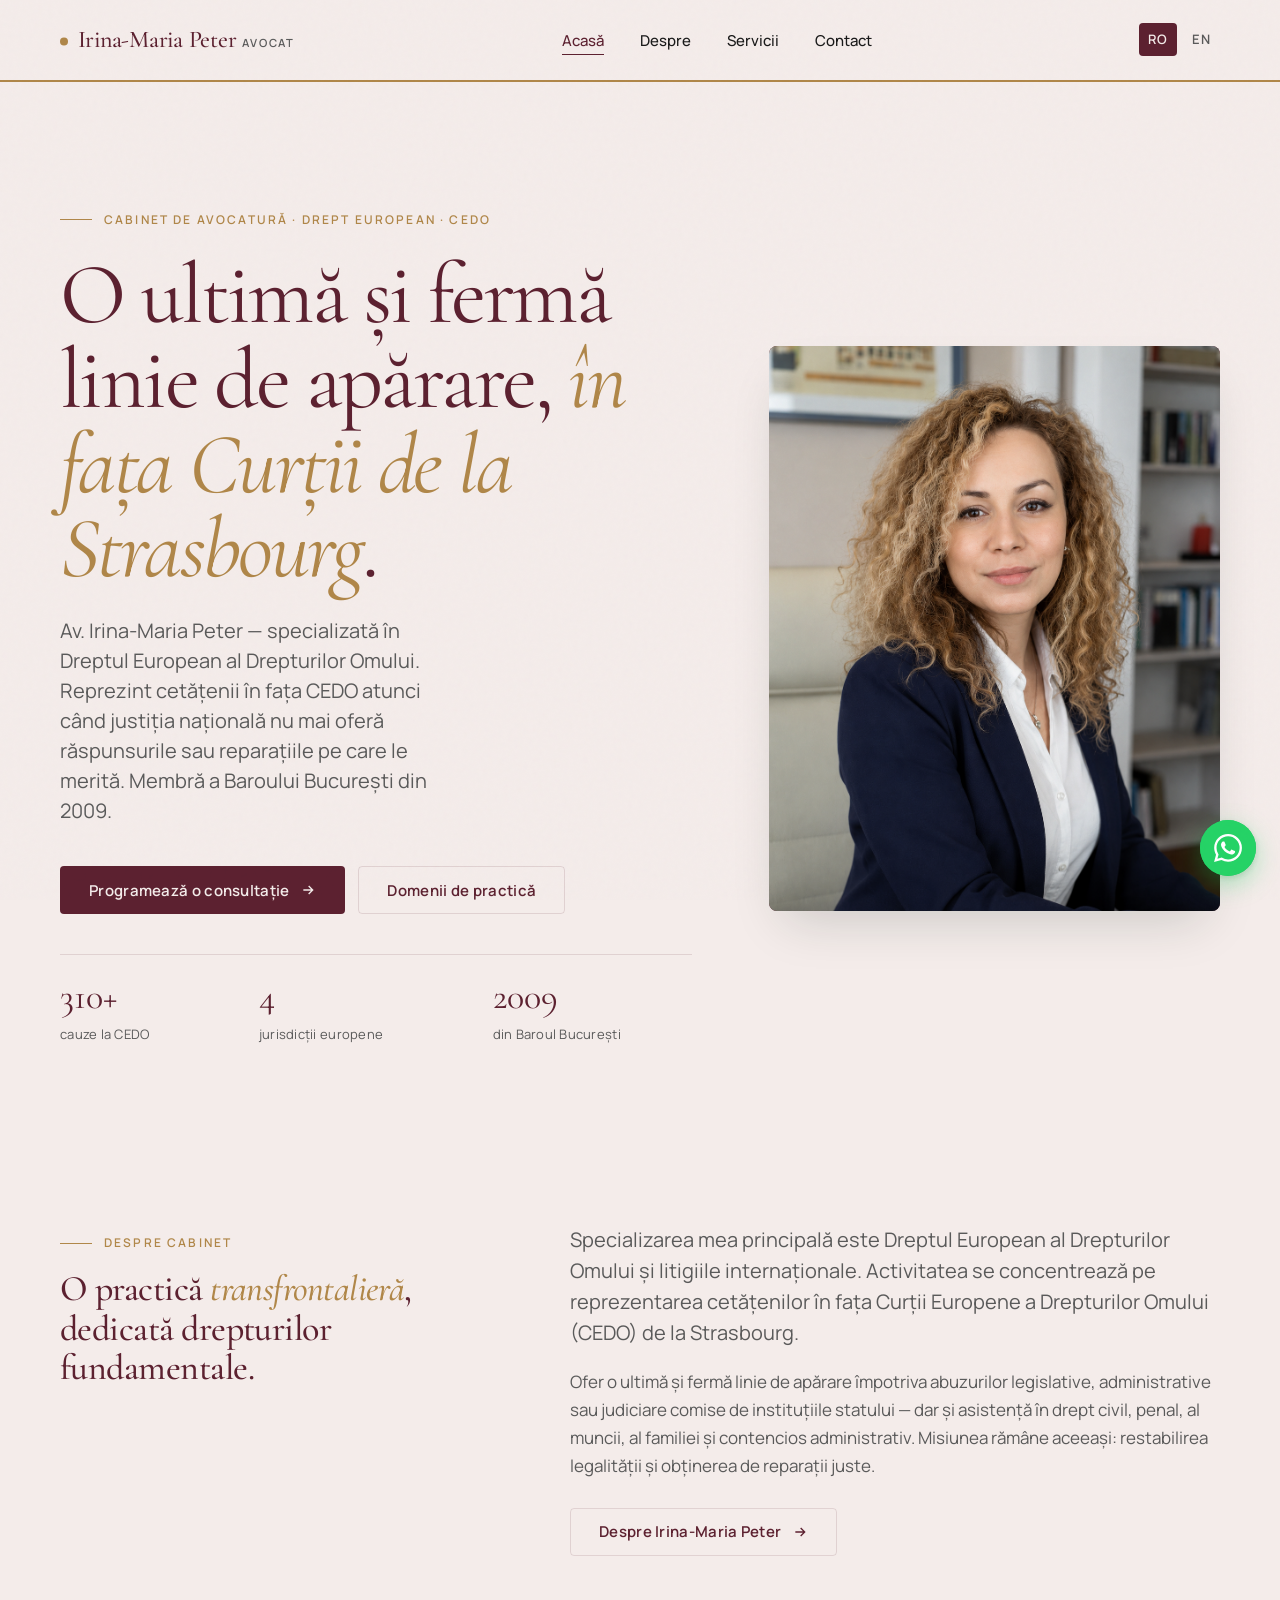
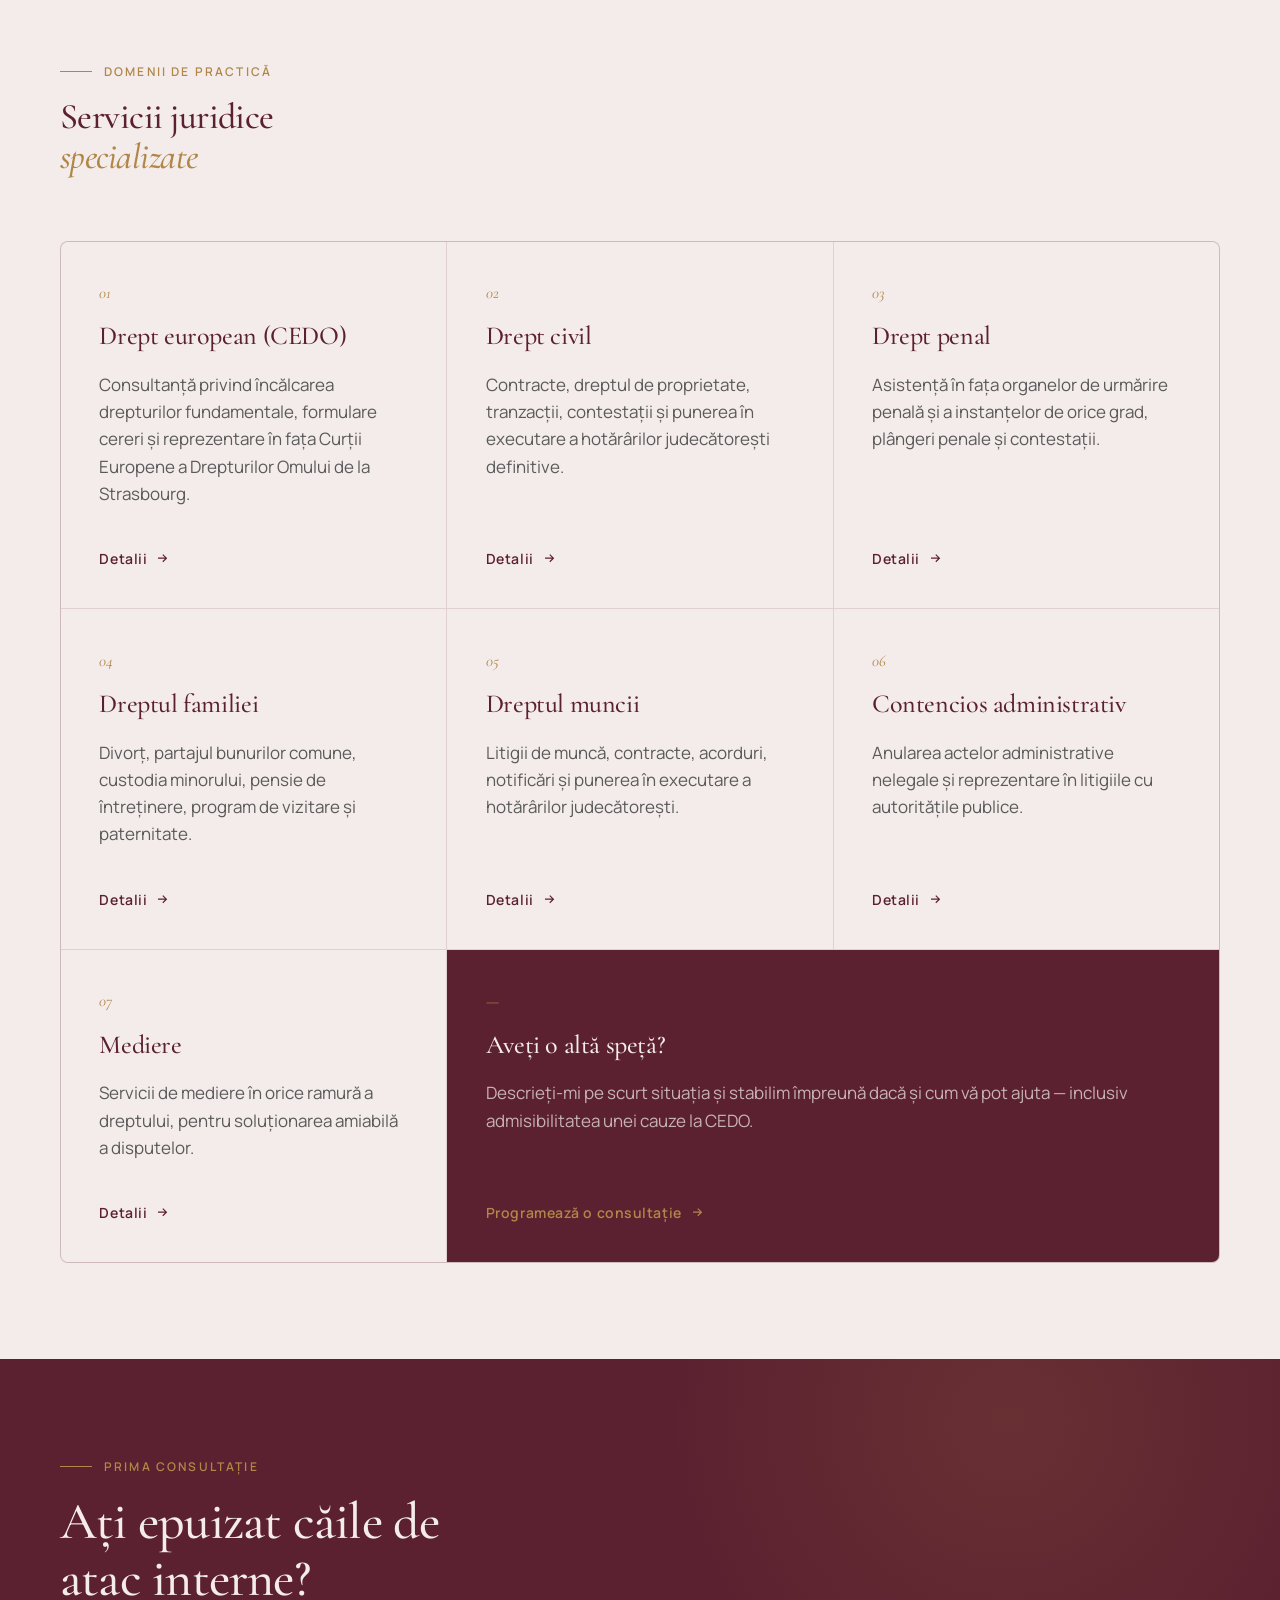
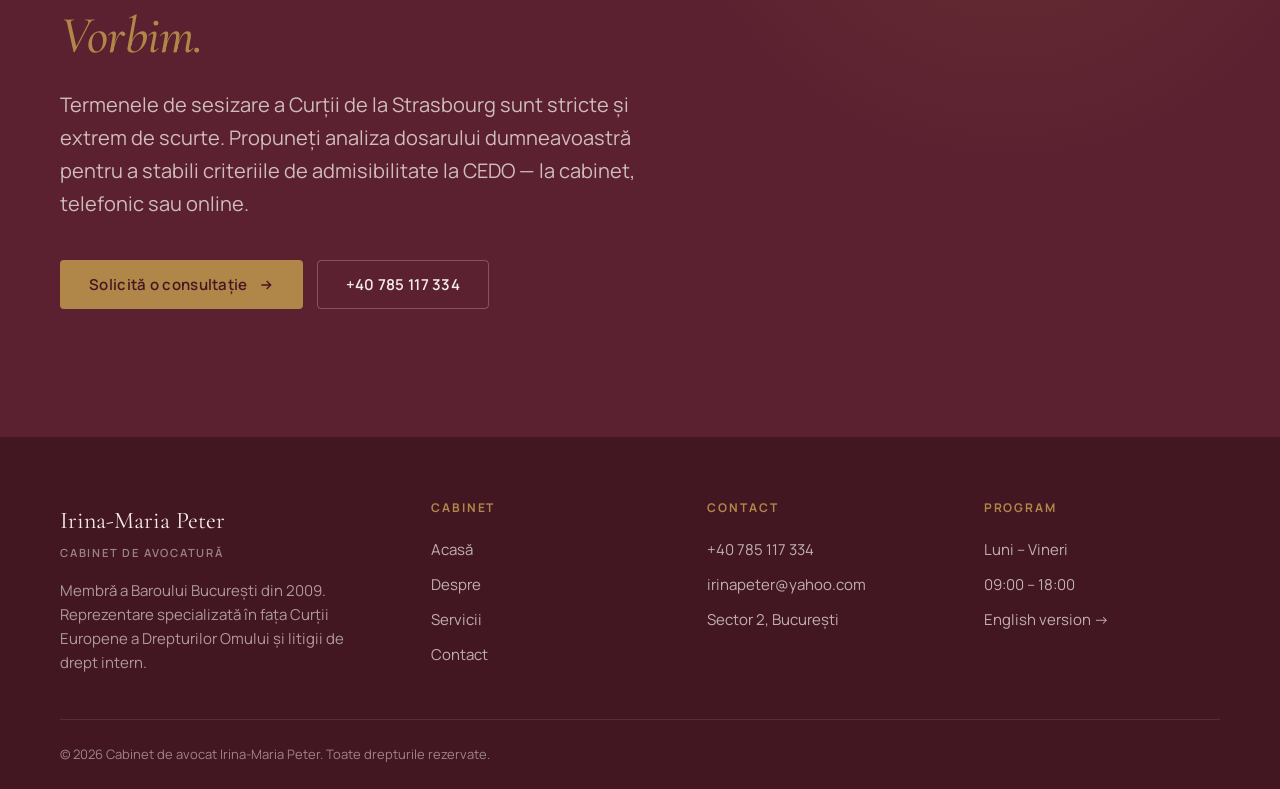
<file: index.html>
<!doctype html>
<html lang="ro">
<head>
  <meta charset="utf-8" />
  <meta name="viewport" content="width=device-width,initial-scale=1" />

  <!-- ============ PRIMARY SEO ============ -->
  <title>Av. Irina-Maria Peter — Avocat CEDO în București | Drepturile Omului și Litigii Internaționale</title>
  <meta name="description" content="Av. Irina-Maria Peter — avocat definitiv în Baroul București din 2009, specializată în Dreptul European al Drepturilor Omului. Peste 310 cauze la CEDO (Strasbourg) și reprezentare în drept civil, penal, al muncii, al familiei, contencios administrativ și mediere." />
  <meta name="keywords" content="avocat CEDO, avocat drepturile omului, avocat Strasbourg, Curtea Europeană a Drepturilor Omului, avocat București, litigii internaționale, Irina-Maria Peter avocat, drept european" />
  <meta name="author" content="Av. Irina-Maria Peter" />
  <meta name="robots" content="index, follow, max-image-preview:large" />
  <link rel="canonical" href="https://avocat-popescu.ro/" />

  <!-- ============ HREFLANG (multilingual) ============ -->
  <link rel="alternate" hreflang="ro" href="https://avocat-popescu.ro/" />
  <link rel="alternate" hreflang="en" href="https://avocat-popescu.ro/en/" />
  <link rel="alternate" hreflang="x-default" href="https://avocat-popescu.ro/" />

  <!-- ============ OPEN GRAPH / SOCIAL ============ -->
  <meta property="og:type" content="website" />
  <meta property="og:locale" content="ro_RO" />
  <meta property="og:locale:alternate" content="en_US" />
  <meta property="og:site_name" content="Av. Irina-Maria Peter" />
  <meta property="og:title" content="Av. Irina-Maria Peter — Avocat CEDO în București" />
  <meta property="og:description" content="Avocat specializată în Dreptul European al Drepturilor Omului. Peste 310 cauze la CEDO — o ultimă și fermă linie de apărare la Strasbourg." />
  <meta property="og:url" content="https://avocat-popescu.ro/" />
  <meta property="og:image" content="https://avocat-popescu.ro/assets/og-image.jpg" />
  <meta property="og:image:width" content="1200" />
  <meta property="og:image:height" content="630" />

  <meta name="twitter:card" content="summary_large_image" />
  <meta name="twitter:title" content="Av. Irina-Maria Peter — Avocat CEDO în București" />
  <meta name="twitter:description" content="Avocat specializată în Dreptul European al Drepturilor Omului și litigii internaționale." />
  <meta name="twitter:image" content="https://avocat-popescu.ro/assets/og-image.jpg" />

  <!-- ============ THEME ============ -->
  <meta name="theme-color" content="#5c2130" />
  <meta name="color-scheme" content="light" />

  <!-- ============ FAVICON ============ -->
  <link rel="icon" type="image/svg+xml" href="data:image/svg+xml,%3Csvg xmlns='http://www.w3.org/2000/svg' viewBox='0 0 32 32'%3E%3Crect width='32' height='32' rx='6' fill='%235c2130'/%3E%3Ctext x='50%25' y='50%25' dy='.35em' text-anchor='middle' font-family='Georgia,serif' font-size='18' font-style='italic' fill='%23b08749'%3EI%3C/text%3E%3C/svg%3E" />

  <!-- ============ FONTS ============ -->
  <link rel="preconnect" href="https://fonts.googleapis.com" />
  <link rel="preconnect" href="https://fonts.gstatic.com" crossorigin />
  <link href="https://fonts.googleapis.com/css2?family=Cormorant+Garamond:ital,wght@0,400;0,500;0,600;1,400;1,500&family=Manrope:wght@300;400;500;600;700&display=swap" rel="stylesheet" />

  <!-- ============ STYLES ============ -->
  <link rel="stylesheet" href="assets/styles.css" />

  <!-- ============ STRUCTURED DATA (JSON-LD) ============ -->
  <script type="application/ld+json">
  {
    "@context": "https://schema.org",
    "@graph": [
      {
        "@type": ["LegalService", "LocalBusiness", "Attorney"],
        "@id": "https://avocat-popescu.ro/#organization",
        "name": "Cabinet de avocat Irina-Maria Peter",
        "alternateName": "Av. Irina-Maria Peter",
        "description": "Cabinet de avocatură în București, specializat în Dreptul European al Drepturilor Omului, litigii la CEDO și reprezentare în drept civil, penal, al muncii, al familiei și contencios administrativ.",
        "url": "https://avocat-popescu.ro/",
        "telephone": "+40785117334",
        "email": "irinapeter@yahoo.com",
        "priceRange": "$$",
        "image": "https://avocat-popescu.ro/assets/og-image.jpg",
        "address": {
          "@type": "PostalAddress",
          "addressLocality": "București",
          "addressRegion": "Sector 2",
          "addressCountry": "RO"
        },
        "geo": {
          "@type": "GeoCoordinates",
          "latitude": "44.4268",
          "longitude": "26.1025"
        },
        "openingHoursSpecification": [
          {
            "@type": "OpeningHoursSpecification",
            "dayOfWeek": ["Monday", "Tuesday", "Wednesday", "Thursday", "Friday"],
            "opens": "09:00",
            "closes": "18:00"
          }
        ],
        "areaServed": [
          { "@type": "Country", "name": "România" },
          { "@type": "Country", "name": "Portugalia" },
          { "@type": "Country", "name": "Franța" },
          { "@type": "Country", "name": "Republica Moldova" }
        ],
        "knowsLanguage": ["ro", "en"],
        "knowsAbout": ["Convenția Europeană a Drepturilor Omului", "Curtea Europeană a Drepturilor Omului", "Drept civil", "Drept penal"],
        "founder": {
          "@id": "https://avocat-popescu.ro/#person"
        }
      },
      {
        "@type": "Person",
        "@id": "https://avocat-popescu.ro/#person",
        "name": "Irina-Maria Peter",
        "honorificPrefix": "Av.",
        "jobTitle": "Avocat definitiv",
        "description": "Avocat definitiv în Baroul București din 2009, specializată în Dreptul European al Drepturilor Omului și litigii internaționale la CEDO.",
        "memberOf": {
          "@type": "Organization",
          "name": "Baroul București"
        },
        "worksFor": {
          "@id": "https://avocat-popescu.ro/#organization"
        }
      },
      {
        "@type": "WebSite",
        "@id": "https://avocat-popescu.ro/#website",
        "url": "https://avocat-popescu.ro/",
        "name": "Av. Irina-Maria Peter",
        "inLanguage": "ro",
        "publisher": { "@id": "https://avocat-popescu.ro/#organization" }
      },
      {
        "@type": "BreadcrumbList",
        "itemListElement": [
          { "@type": "ListItem", "position": 1, "name": "Acasă", "item": "https://avocat-popescu.ro/" }
        ]
      }
    ]
  }
  </script>
</head>

<body>
  <!-- ============ HEADER ============ -->
  <header class="site-header">
    <div class="container">
      <nav class="nav" aria-label="Navigare principală">
        <a href="index.html" class="brand" aria-label="Av. Irina-Maria Peter — Acasă">
          <span class="brand-mark" aria-hidden="true"></span>
          <span>Irina-Maria Peter <small>Avocat</small></span>
        </a>

        <ul class="nav-links" data-open="false">
          <li><a href="index.html" aria-current="page">Acasă</a></li>
          <li><a href="despre.html">Despre</a></li>
          <li><a href="servicii.html">Servicii</a></li>
          <li><a href="contact.html">Contact</a></li>
        </ul>

        <div class="nav-right">
          <div class="lang-switch" aria-label="Selectare limbă">
            <a href="index.html" class="active" aria-current="true">RO</a>
            <a href="en/index.html">EN</a>
          </div>
          <button class="nav-toggle" type="button" aria-expanded="false" aria-controls="nav-links" aria-label="Deschide meniul">
            <span></span>
          </button>
        </div>
      </nav>
    </div>
  </header>

  <main>
    <!-- ============ HERO ============ -->
    <section class="hero">
      <div class="container">
        <div class="hero-grid">
          <div class="hero-content">
            <div class="hero-meta fade-up">
              <span class="eyebrow">Cabinet de avocatură · Drept european · CEDO</span>
            </div>

            <h1 class="fade-up delay-1">
              O ultimă și fermă linie de apărare, <em>în fața Curții de la Strasbourg</em>.
            </h1>

            <p class="hero-tagline fade-up delay-2">
              Av. Irina-Maria Peter — specializată în Dreptul European al Drepturilor Omului. Reprezint cetățenii în fața CEDO atunci când justiția națională nu mai oferă răspunsurile sau reparațiile pe care le merită. Membră a Baroului București din 2009.
            </p>

            <div class="hero-actions fade-up delay-3">
              <a href="contact.html" class="btn btn-primary btn-arrow">
                Programează o consultație
                <svg viewBox="0 0 24 24" fill="none" stroke="currentColor" stroke-width="2"><path d="M5 12h14M13 6l6 6-6 6"/></svg>
              </a>
              <a href="servicii.html" class="btn btn-ghost">Domenii de practică</a>
            </div>

            <div class="hero-stats fade-up delay-4">
              <div class="hero-stat">
                <span class="num">310+</span>
                <span class="label">cauze la CEDO</span>
              </div>
              <div class="hero-stat">
                <span class="num">4</span>
                <span class="label">jurisdicții europene</span>
              </div>
              <div class="hero-stat">
                <span class="num">2009</span>
                <span class="label">din Baroul București</span>
              </div>
            </div>
          </div>

          <div class="hero-visual fade-up delay-2">
            <div class="hero-portrait">
              <div class="hero-decoration" aria-hidden="true"></div>
                <img src="assets/portrait.png" alt="Av. Irina-Maria Peter" />
              <!-- <div class="hero-portrait-placeholder" aria-hidden="true">
                <svg viewBox="0 0 24 24" fill="none" stroke-width="1"><circle cx="12" cy="8" r="4"/><path d="M4 22c0-4.4 3.6-8 8-8s8 3.6 8 8"/></svg>
                <span>Fotografie<br>profesională</span>
              </div> -->
            </div>
          </div>
        </div>

        <span class="hero-bg-letter" aria-hidden="true">I</span>
      </div>
    </section>

    <!-- ============ INTRO / ABOUT ============ -->
    <section class="section">
      <div class="container">
        <div class="two-col reveal">
          <div>
            <span class="eyebrow">Despre cabinet</span>
            <h2 style="margin-top: 1rem;">O practică <em style="font-style:italic;color:var(--color-accent)">transfrontalieră</em>, dedicată drepturilor fundamentale.</h2>
          </div>
          <div>
            <p class="lead">
              Specializarea mea principală este Dreptul European al Drepturilor Omului și litigiile internaționale. Activitatea se concentrează pe reprezentarea cetățenilor în fața Curții Europene a Drepturilor Omului (CEDO) de la Strasbourg.
            </p>
            <p style="margin-top:1.25rem; color:var(--color-ink-muted)">
              Ofer o ultimă și fermă linie de apărare împotriva abuzurilor legislative, administrative sau judiciare comise de instituțiile statului — dar și asistență în drept civil, penal, al muncii, al familiei și contencios administrativ. Misiunea rămâne aceeași: restabilirea legalității și obținerea de reparații juste.
            </p>
            <p style="margin-top:1.75rem">
              <a href="despre.html" class="btn btn-ghost btn-arrow">
                Despre Irina-Maria Peter
                <svg viewBox="0 0 24 24" fill="none" stroke="currentColor" stroke-width="2"><path d="M5 12h14M13 6l6 6-6 6"/></svg>
              </a>
            </p>
          </div>
        </div>
      </div>
    </section>

    <!-- ============ SERVICES PREVIEW ============ -->
    <section class="section" style="padding-top:0">
      <div class="container">
        <div class="section-header reveal">
          <span class="eyebrow">Domenii de practică</span>
          <h2>Servicii juridice <em style="font-style:italic;color:var(--color-accent)">specializate</em></h2>
        </div>

        <div class="services-grid reveal">
          <article class="service-card">
            <span class="service-num">01</span>
            <h3>Drept european (CEDO)</h3>
            <p>Consultanță privind încălcarea drepturilor fundamentale, formulare cereri și reprezentare în fața Curții Europene a Drepturilor Omului de la Strasbourg.</p>
            <a href="servicii.html#european" class="service-link">
              Detalii
              <svg viewBox="0 0 24 24" fill="none" stroke="currentColor" stroke-width="2"><path d="M5 12h14M13 6l6 6-6 6"/></svg>
            </a>
          </article>

          <article class="service-card">
            <span class="service-num">02</span>
            <h3>Drept civil</h3>
            <p>Contracte, dreptul de proprietate, tranzacții, contestații și punerea în executare a hotărârilor judecătorești definitive.</p>
            <a href="servicii.html#civil" class="service-link">
              Detalii
              <svg viewBox="0 0 24 24" fill="none" stroke="currentColor" stroke-width="2"><path d="M5 12h14M13 6l6 6-6 6"/></svg>
            </a>
          </article>

          <article class="service-card">
            <span class="service-num">03</span>
            <h3>Drept penal</h3>
            <p>Asistență în fața organelor de urmărire penală și a instanțelor de orice grad, plângeri penale și contestații.</p>
            <a href="servicii.html#penal" class="service-link">
              Detalii
              <svg viewBox="0 0 24 24" fill="none" stroke="currentColor" stroke-width="2"><path d="M5 12h14M13 6l6 6-6 6"/></svg>
            </a>
          </article>

          <article class="service-card">
            <span class="service-num">04</span>
            <h3>Dreptul familiei</h3>
            <p>Divorț, partajul bunurilor comune, custodia minorului, pensie de întreținere, program de vizitare și paternitate.</p>
            <a href="servicii.html#familie" class="service-link">
              Detalii
              <svg viewBox="0 0 24 24" fill="none" stroke="currentColor" stroke-width="2"><path d="M5 12h14M13 6l6 6-6 6"/></svg>
            </a>
          </article>

          <article class="service-card">
            <span class="service-num">05</span>
            <h3>Dreptul muncii</h3>
            <p>Litigii de muncă, contracte, acorduri, notificări și punerea în executare a hotărârilor judecătorești.</p>
            <a href="servicii.html#munca" class="service-link">
              Detalii
              <svg viewBox="0 0 24 24" fill="none" stroke="currentColor" stroke-width="2"><path d="M5 12h14M13 6l6 6-6 6"/></svg>
            </a>
          </article>

          <article class="service-card">
            <span class="service-num">06</span>
            <h3>Contencios administrativ</h3>
            <p>Anularea actelor administrative nelegale și reprezentare în litigiile cu autoritățile publice.</p>
            <a href="servicii.html#administrativ" class="service-link">
              Detalii
              <svg viewBox="0 0 24 24" fill="none" stroke="currentColor" stroke-width="2"><path d="M5 12h14M13 6l6 6-6 6"/></svg>
            </a>
          </article>

          <article class="service-card">
            <span class="service-num">07</span>
            <h3>Mediere</h3>
            <p>Servicii de mediere în orice ramură a dreptului, pentru soluționarea amiabilă a disputelor.</p>
            <a href="servicii.html#mediere" class="service-link">
              Detalii
              <svg viewBox="0 0 24 24" fill="none" stroke="currentColor" stroke-width="2"><path d="M5 12h14M13 6l6 6-6 6"/></svg>
            </a>
          </article>

          <article class="service-card service-cta">
            <span class="service-num">—</span>
            <h3>Aveți o altă speță?</h3>
            <p>Descrieți-mi pe scurt situația și stabilim împreună dacă și cum vă pot ajuta — inclusiv admisibilitatea unei cauze la CEDO.</p>
            <a href="contact.html" class="service-link">
              Programează o consultație
              <svg viewBox="0 0 24 24" fill="none" stroke="currentColor" stroke-width="2"><path d="M5 12h14M13 6l6 6-6 6"/></svg>
            </a>
          </article>
        </div>
      </div>
    </section>

    <!-- ============ CTA STRIP ============ -->
    <section class="cta-strip">
      <div class="container">
        <div class="reveal">
          <span class="eyebrow" style="color:var(--color-accent)">Prima consultație</span>
          <h2 style="margin-top:1rem">Ați epuizat căile de atac interne? <em>Vorbim.</em></h2>
          <p>Termenele de sesizare a Curții de la Strasbourg sunt stricte și extrem de scurte. Propuneți analiza dosarului dumneavoastră pentru a stabili criteriile de admisibilitate la CEDO — la cabinet, telefonic sau online.</p>
          <div class="hero-actions">
            <a href="contact.html" class="btn btn-primary btn-arrow">
              Solicită o consultație
              <svg viewBox="0 0 24 24" fill="none" stroke="currentColor" stroke-width="2"><path d="M5 12h14M13 6l6 6-6 6"/></svg>
            </a>
            <a href="tel:+40785117334" class="btn btn-ghost">+40 785 117 334</a>
          </div>
        </div>
      </div>
    </section>
  </main>

  <!-- ============ FOOTER ============ -->
  <footer class="site-footer">
    <div class="container">
      <div class="footer-grid">
        <div>
          <span class="footer-brand">
            Irina-Maria Peter
            <small>Cabinet de avocatură</small>
          </span>
          <p style="color:rgba(245,241,234,0.6); max-width:32ch; font-size:0.9375rem; line-height:1.6">
            Membră a Baroului București din 2009. Reprezentare specializată în fața Curții Europene a Drepturilor Omului și litigii de drept intern.
          </p>
        </div>

        <div class="footer-col">
          <h4>Cabinet</h4>
          <ul>
            <li><a href="index.html">Acasă</a></li>
            <li><a href="despre.html">Despre</a></li>
            <li><a href="servicii.html">Servicii</a></li>
            <li><a href="contact.html">Contact</a></li>
          </ul>
        </div>

        <div class="footer-col">
          <h4>Contact</h4>
          <ul>
            <li><a href="tel:+40785117334">+40 785 117 334</a></li>
            <li><a href="mailto:irinapeter@yahoo.com">irinapeter@yahoo.com</a></li>
            <li>Sector 2, București</li>
          </ul>
        </div>

        <div class="footer-col">
          <h4>Program</h4>
          <ul>
            <li>Luni – Vineri</li>
            <li>09:00 – 18:00</li>
            <li style="margin-top:0.5rem"><a href="en/index.html">English version →</a></li>
          </ul>
        </div>
      </div>

      <div class="footer-meta">
        <span>© <span data-year>2026</span> Cabinet de avocat Irina-Maria Peter. Toate drepturile rezervate.</span>
      </div>
    </div>
  </footer>

  <script src="assets/script.js" defer></script>
</body>
</html>
</file>
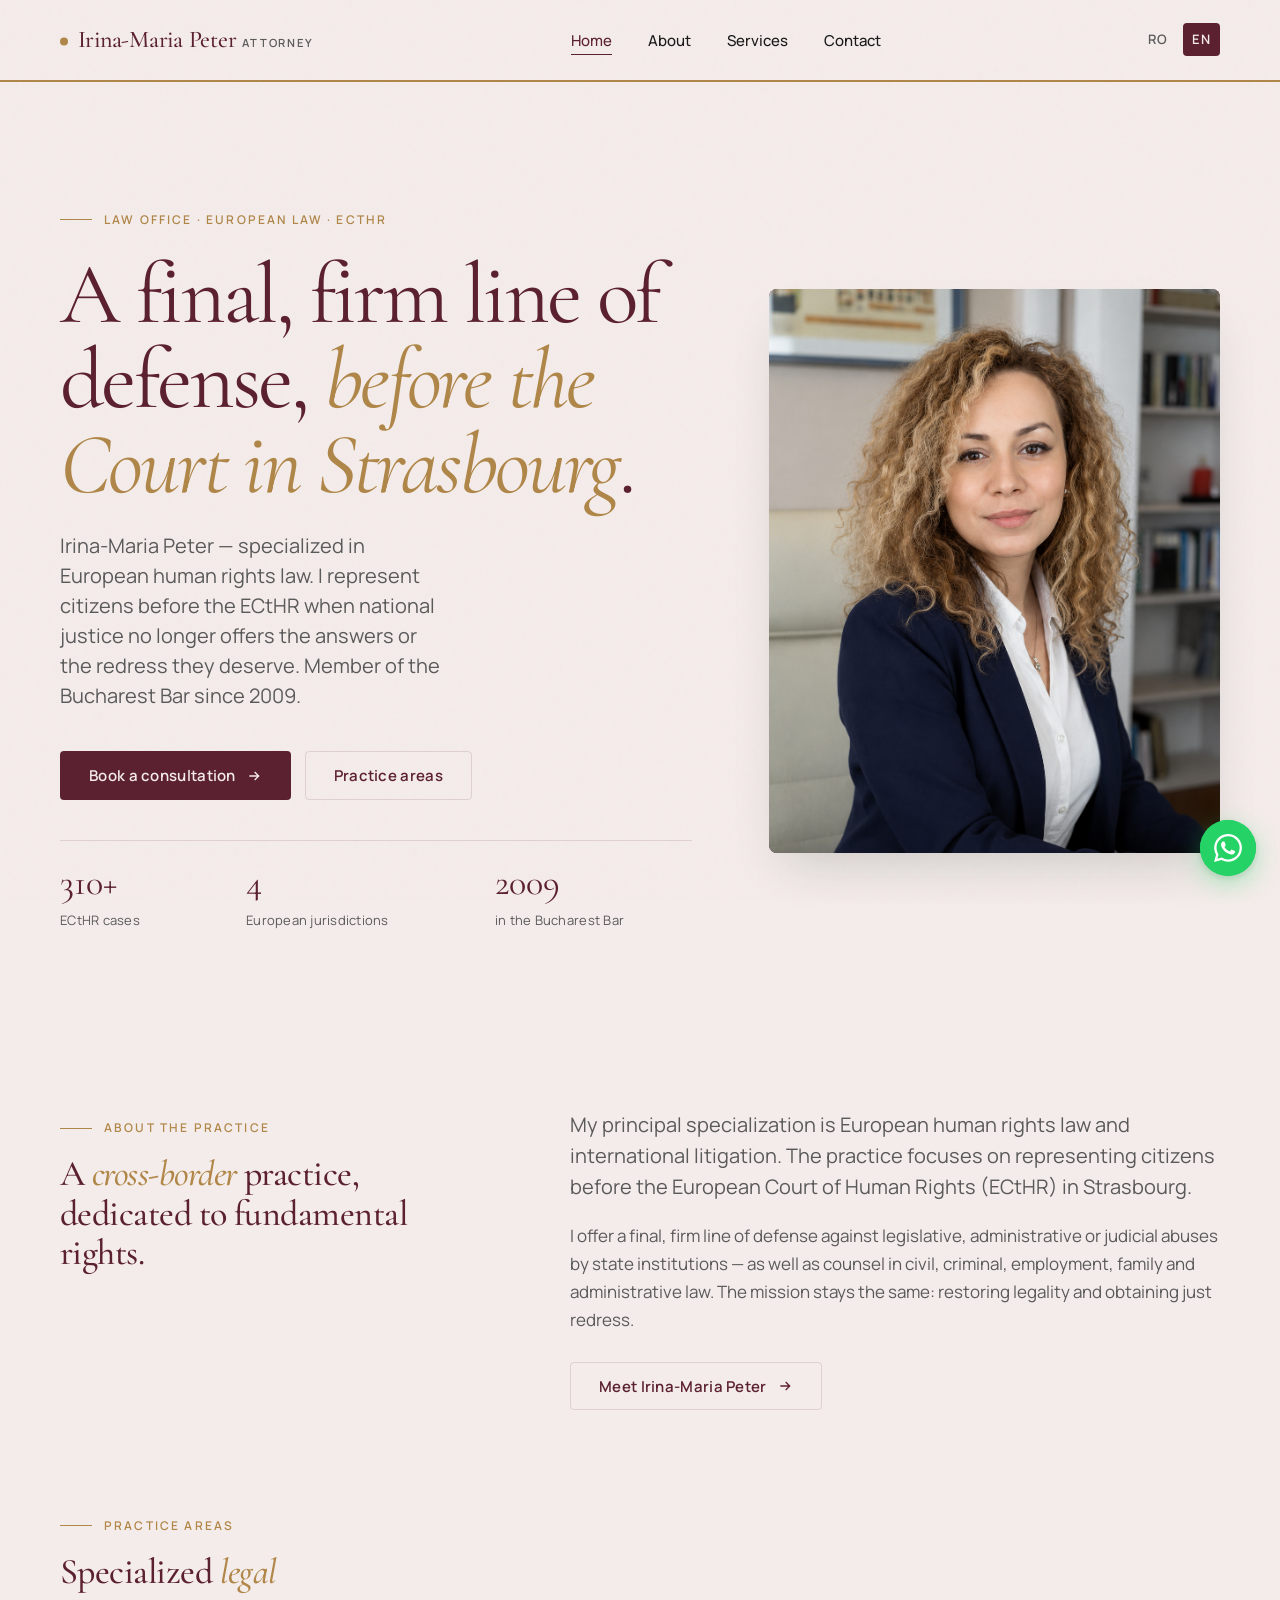
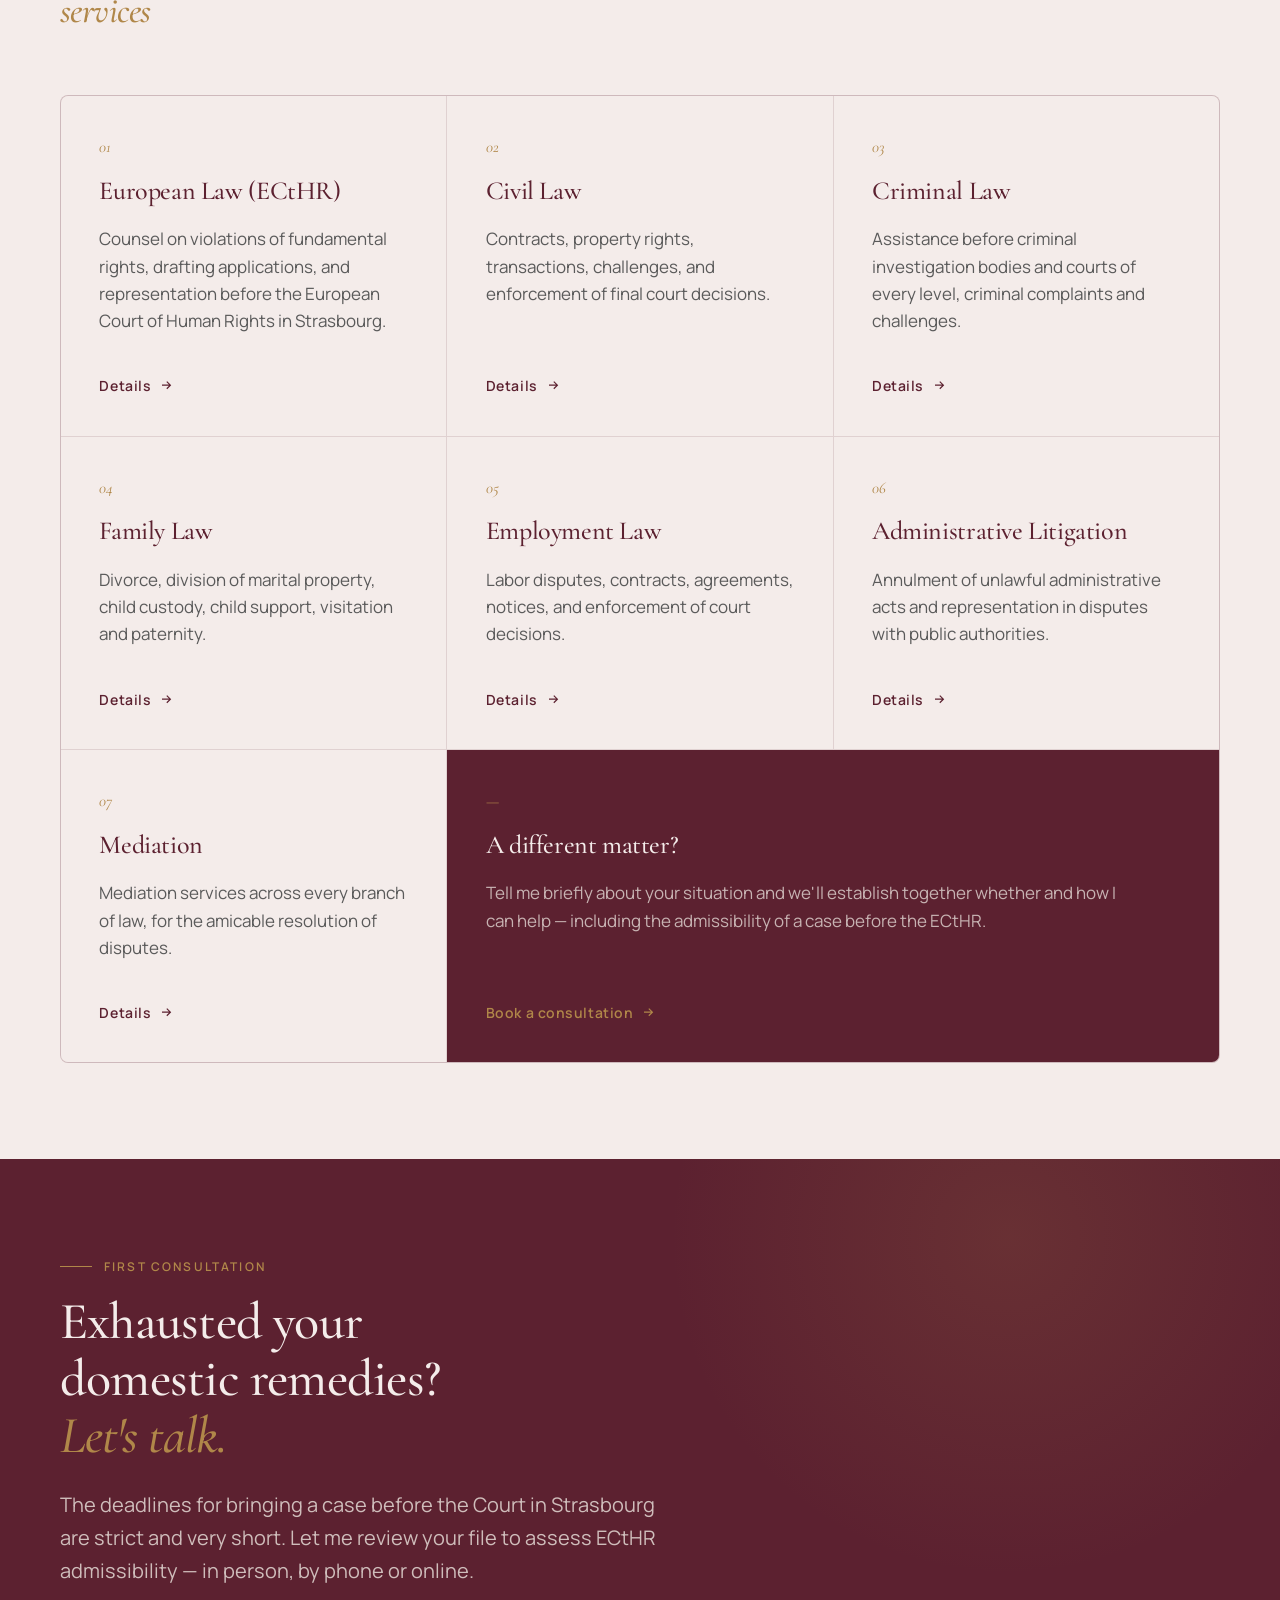
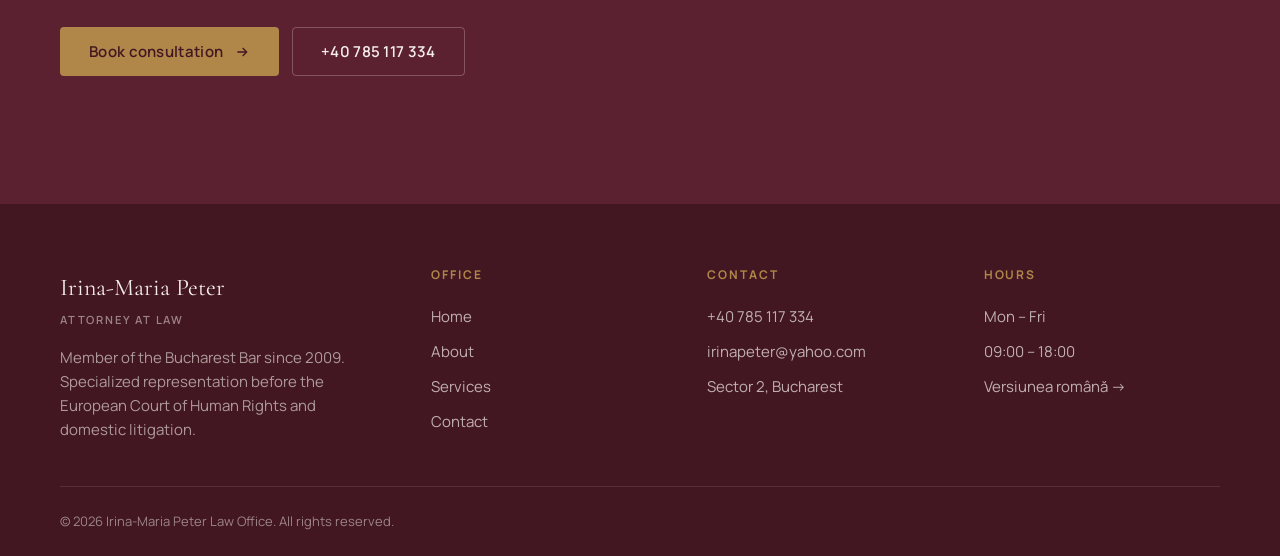
<file: en/index.html>
<!doctype html>
<html lang="en">
<head>
  <meta charset="utf-8" />
  <meta name="viewport" content="width=device-width,initial-scale=1" />

  <title>Irina-Maria Peter, Attorney at Law — ECtHR & Human Rights Litigation | Bucharest</title>
  <meta name="description" content="Irina-Maria Peter — attorney in the Bucharest Bar since 2009, specialized in European human rights law. 310+ cases before the European Court of Human Rights (Strasbourg), plus civil, criminal, employment, family and administrative law." />
  <meta name="keywords" content="ECHR lawyer, human rights attorney, Strasbourg lawyer, European Court of Human Rights, Bucharest attorney, international litigation, Irina-Maria Peter attorney, European law Romania" />
  <meta name="author" content="Irina-Maria Peter" />
  <meta name="robots" content="index, follow, max-image-preview:large" />
  <link rel="canonical" href="https://avocat-popescu.ro/en/" />

  <link rel="alternate" hreflang="ro" href="https://avocat-popescu.ro/" />
  <link rel="alternate" hreflang="en" href="https://avocat-popescu.ro/en/" />
  <link rel="alternate" hreflang="x-default" href="https://avocat-popescu.ro/" />

  <meta property="og:type" content="website" />
  <meta property="og:locale" content="en_US" />
  <meta property="og:locale:alternate" content="ro_RO" />
  <meta property="og:site_name" content="Irina-Maria Peter, Attorney" />
  <meta property="og:title" content="Irina-Maria Peter, Attorney at Law — ECtHR & Human Rights, Bucharest" />
  <meta property="og:description" content="Attorney specialized in European human rights law. 310+ cases before the ECtHR — a final, firm line of defense in Strasbourg." />
  <meta property="og:url" content="https://avocat-popescu.ro/en/" />
  <meta property="og:image" content="https://avocat-popescu.ro/assets/og-image.jpg" />

  <meta name="twitter:card" content="summary_large_image" />
  <meta name="twitter:title" content="Irina-Maria Peter, Attorney at Law — Bucharest" />
  <meta name="twitter:description" content="Attorney specialized in European human rights law and international litigation." />

  <meta name="theme-color" content="#5c2130" />
  <link rel="icon" type="image/svg+xml" href="data:image/svg+xml,%3Csvg xmlns='http://www.w3.org/2000/svg' viewBox='0 0 32 32'%3E%3Crect width='32' height='32' rx='6' fill='%235c2130'/%3E%3Ctext x='50%25' y='50%25' dy='.35em' text-anchor='middle' font-family='Georgia,serif' font-size='18' font-style='italic' fill='%23b08749'%3EI%3C/text%3E%3C/svg%3E" />

  <link rel="preconnect" href="https://fonts.googleapis.com" />
  <link rel="preconnect" href="https://fonts.gstatic.com" crossorigin />
  <link href="https://fonts.googleapis.com/css2?family=Cormorant+Garamond:ital,wght@0,400;0,500;0,600;1,400;1,500&family=Manrope:wght@300;400;500;600;700&display=swap" rel="stylesheet" />
  <link rel="stylesheet" href="../assets/styles.css" />

  <script type="application/ld+json">
  {
    "@context": "https://schema.org",
    "@graph": [
      {
        "@type": ["LegalService", "LocalBusiness", "Attorney"],
        "@id": "https://avocat-popescu.ro/en/#organization",
        "name": "Irina-Maria Peter Law Office",
        "alternateName": "Irina-Maria Peter, Attorney",
        "description": "Law office in Bucharest specialized in European human rights law, litigation before the ECtHR, and representation in civil, criminal, employment, family and administrative law.",
        "url": "https://avocat-popescu.ro/en/",
        "telephone": "+40785117334",
        "email": "irinapeter@yahoo.com",
        "priceRange": "$$",
        "image": "https://avocat-popescu.ro/assets/og-image.jpg",
        "address": {
          "@type": "PostalAddress",
          "addressLocality": "Bucharest",
          "addressRegion": "Sector 2",
          "addressCountry": "RO"
        },
        "geo": { "@type": "GeoCoordinates", "latitude": "44.4268", "longitude": "26.1025" },
        "openingHoursSpecification": [{
          "@type": "OpeningHoursSpecification",
          "dayOfWeek": ["Monday","Tuesday","Wednesday","Thursday","Friday"],
          "opens": "09:00", "closes": "18:00"
        }],
        "areaServed": [
          { "@type": "Country", "name": "Romania" },
          { "@type": "Country", "name": "Portugal" },
          { "@type": "Country", "name": "France" },
          { "@type": "Country", "name": "Moldova" }
        ],
        "knowsLanguage": ["ro","en"],
        "knowsAbout": ["European Convention on Human Rights", "European Court of Human Rights", "Civil law", "Criminal law"]
      },
      {
        "@type": "Person",
        "@id": "https://avocat-popescu.ro/en/#person",
        "name": "Irina-Maria Peter",
        "jobTitle": "Attorney at Law",
        "description": "Attorney in the Bucharest Bar since 2009, specialized in European human rights law and international litigation before the ECtHR.",
        "memberOf": { "@type": "Organization", "name": "Bucharest Bar Association" },
        "worksFor": { "@id": "https://avocat-popescu.ro/en/#organization" }
      }
    ]
  }
  </script>
</head>

<body>
  <header class="site-header">
    <div class="container">
      <nav class="nav" aria-label="Main navigation">
        <a href="index.html" class="brand">
          <span class="brand-mark" aria-hidden="true"></span>
          <span>Irina-Maria Peter <small>Attorney</small></span>
        </a>
        <ul class="nav-links" data-open="false">
          <li><a href="index.html" aria-current="page">Home</a></li>
          <li><a href="about.html">About</a></li>
          <li><a href="services.html">Services</a></li>
          <li><a href="contact.html">Contact</a></li>
        </ul>
        <div class="nav-right">
          <div class="lang-switch">
            <a href="../index.html">RO</a>
            <a href="index.html" class="active">EN</a>
          </div>
          <button class="nav-toggle" type="button" aria-expanded="false" aria-label="Open menu"><span></span></button>
        </div>
      </nav>
    </div>
  </header>

  <main>
    <section class="hero">
      <div class="container">
        <div class="hero-grid">
          <div class="hero-content">
            <div class="hero-meta fade-up">
              <span class="eyebrow">Law Office · European Law · ECtHR</span>
            </div>
            <h1 class="fade-up delay-1">
              A final, firm line of defense, <em>before the Court in Strasbourg</em>.
            </h1>
            <p class="hero-tagline fade-up delay-2">
              Irina-Maria Peter — specialized in European human rights law. I represent citizens before the ECtHR when national justice no longer offers the answers or the redress they deserve. Member of the Bucharest Bar since 2009.
            </p>
            <div class="hero-actions fade-up delay-3">
              <a href="contact.html" class="btn btn-primary btn-arrow">
                Book a consultation
                <svg viewBox="0 0 24 24" fill="none" stroke="currentColor" stroke-width="2"><path d="M5 12h14M13 6l6 6-6 6"/></svg>
              </a>
              <a href="services.html" class="btn btn-ghost">Practice areas</a>
            </div>
            <div class="hero-stats fade-up delay-4">
              <div class="hero-stat"><span class="num">310+</span><span class="label">ECtHR cases</span></div>
              <div class="hero-stat"><span class="num">4</span><span class="label">European jurisdictions</span></div>
              <div class="hero-stat"><span class="num">2009</span><span class="label">in the Bucharest Bar</span></div>
            </div>
          </div>
          <div class="hero-visual fade-up delay-2">
            <div class="hero-portrait">
              <div class="hero-decoration" aria-hidden="true"></div>
              <img src="../assets/portrait.png" alt="Irina-Maria Peter, Attorney at Law" />
            </div>
          </div>
        </div>
        <span class="hero-bg-letter" aria-hidden="true">I</span>
      </div>
    </section>

    <section class="section">
      <div class="container">
        <div class="two-col reveal">
          <div>
            <span class="eyebrow">About the practice</span>
            <h2 style="margin-top:1rem">A <em style="font-style:italic;color:var(--color-accent)">cross-border</em> practice, dedicated to fundamental rights.</h2>
          </div>
          <div>
            <p class="lead">
              My principal specialization is European human rights law and international litigation. The practice focuses on representing citizens before the European Court of Human Rights (ECtHR) in Strasbourg.
            </p>
            <p style="margin-top:1.25rem; color:var(--color-ink-muted)">
              I offer a final, firm line of defense against legislative, administrative or judicial abuses by state institutions — as well as counsel in civil, criminal, employment, family and administrative law. The mission stays the same: restoring legality and obtaining just redress.
            </p>
            <p style="margin-top:1.75rem">
              <a href="about.html" class="btn btn-ghost btn-arrow">
                Meet Irina-Maria Peter
                <svg viewBox="0 0 24 24" fill="none" stroke="currentColor" stroke-width="2"><path d="M5 12h14M13 6l6 6-6 6"/></svg>
              </a>
            </p>
          </div>
        </div>
      </div>
    </section>

    <section class="section" style="padding-top:0">
      <div class="container">
        <div class="section-header reveal">
          <span class="eyebrow">Practice areas</span>
          <h2>Specialized <em style="font-style:italic;color:var(--color-accent)">legal services</em></h2>
        </div>
        <div class="services-grid reveal">
          <article class="service-card">
            <span class="service-num">01</span>
            <h3>European Law (ECtHR)</h3>
            <p>Counsel on violations of fundamental rights, drafting applications, and representation before the European Court of Human Rights in Strasbourg.</p>
            <a href="services.html#european" class="service-link">Details
              <svg viewBox="0 0 24 24" fill="none" stroke="currentColor" stroke-width="2"><path d="M5 12h14M13 6l6 6-6 6"/></svg></a>
          </article>
          <article class="service-card">
            <span class="service-num">02</span>
            <h3>Civil Law</h3>
            <p>Contracts, property rights, transactions, challenges, and enforcement of final court decisions.</p>
            <a href="services.html#civil" class="service-link">Details
              <svg viewBox="0 0 24 24" fill="none" stroke="currentColor" stroke-width="2"><path d="M5 12h14M13 6l6 6-6 6"/></svg></a>
          </article>
          <article class="service-card">
            <span class="service-num">03</span>
            <h3>Criminal Law</h3>
            <p>Assistance before criminal investigation bodies and courts of every level, criminal complaints and challenges.</p>
            <a href="services.html#criminal" class="service-link">Details
              <svg viewBox="0 0 24 24" fill="none" stroke="currentColor" stroke-width="2"><path d="M5 12h14M13 6l6 6-6 6"/></svg></a>
          </article>
          <article class="service-card">
            <span class="service-num">04</span>
            <h3>Family Law</h3>
            <p>Divorce, division of marital property, child custody, child support, visitation and paternity.</p>
            <a href="services.html#family" class="service-link">Details
              <svg viewBox="0 0 24 24" fill="none" stroke="currentColor" stroke-width="2"><path d="M5 12h14M13 6l6 6-6 6"/></svg></a>
          </article>
          <article class="service-card">
            <span class="service-num">05</span>
            <h3>Employment Law</h3>
            <p>Labor disputes, contracts, agreements, notices, and enforcement of court decisions.</p>
            <a href="services.html#employment" class="service-link">Details
              <svg viewBox="0 0 24 24" fill="none" stroke="currentColor" stroke-width="2"><path d="M5 12h14M13 6l6 6-6 6"/></svg></a>
          </article>
          <article class="service-card">
            <span class="service-num">06</span>
            <h3>Administrative Litigation</h3>
            <p>Annulment of unlawful administrative acts and representation in disputes with public authorities.</p>
            <a href="services.html#administrative" class="service-link">Details
              <svg viewBox="0 0 24 24" fill="none" stroke="currentColor" stroke-width="2"><path d="M5 12h14M13 6l6 6-6 6"/></svg></a>
          </article>
          <article class="service-card">
            <span class="service-num">07</span>
            <h3>Mediation</h3>
            <p>Mediation services across every branch of law, for the amicable resolution of disputes.</p>
            <a href="services.html#mediation" class="service-link">Details
              <svg viewBox="0 0 24 24" fill="none" stroke="currentColor" stroke-width="2"><path d="M5 12h14M13 6l6 6-6 6"/></svg></a>
          </article>

          <article class="service-card service-cta">
            <span class="service-num">—</span>
            <h3>A different matter?</h3>
            <p>Tell me briefly about your situation and we'll establish together whether and how I can help — including the admissibility of a case before the ECtHR.</p>
            <a href="contact.html" class="service-link">Book a consultation
              <svg viewBox="0 0 24 24" fill="none" stroke="currentColor" stroke-width="2"><path d="M5 12h14M13 6l6 6-6 6"/></svg></a>
          </article>
        </div>
      </div>
    </section>

    <section class="cta-strip">
      <div class="container">
        <div class="reveal">
          <span class="eyebrow" style="color:var(--color-accent)">First consultation</span>
          <h2 style="margin-top:1rem">Exhausted your domestic remedies? <em>Let's talk.</em></h2>
          <p>The deadlines for bringing a case before the Court in Strasbourg are strict and very short. Let me review your file to assess ECtHR admissibility — in person, by phone or online.</p>
          <div class="hero-actions">
            <a href="contact.html" class="btn btn-primary btn-arrow">Book consultation
              <svg viewBox="0 0 24 24" fill="none" stroke="currentColor" stroke-width="2"><path d="M5 12h14M13 6l6 6-6 6"/></svg></a>
            <a href="tel:+40785117334" class="btn btn-ghost">+40 785 117 334</a>
          </div>
        </div>
      </div>
    </section>
  </main>

  <footer class="site-footer">
    <div class="container">
      <div class="footer-grid">
        <div>
          <span class="footer-brand">Irina-Maria Peter<small>Attorney at Law</small></span>
          <p style="color:rgba(245,241,234,0.6); max-width:32ch; font-size:0.9375rem; line-height:1.6">
            Member of the Bucharest Bar since 2009. Specialized representation before the European Court of Human Rights and domestic litigation.
          </p>
        </div>
        <div class="footer-col">
          <h4>Office</h4>
          <ul>
            <li><a href="index.html">Home</a></li>
            <li><a href="about.html">About</a></li>
            <li><a href="services.html">Services</a></li>
            <li><a href="contact.html">Contact</a></li>
          </ul>
        </div>
        <div class="footer-col">
          <h4>Contact</h4>
          <ul>
            <li><a href="tel:+40785117334">+40 785 117 334</a></li>
            <li><a href="mailto:irinapeter@yahoo.com">irinapeter@yahoo.com</a></li>
            <li>Sector 2, Bucharest</li>
          </ul>
        </div>
        <div class="footer-col">
          <h4>Hours</h4>
          <ul>
            <li>Mon – Fri</li>
            <li>09:00 – 18:00</li>
            <li style="margin-top:0.5rem"><a href="../index.html">Versiunea română →</a></li>
          </ul>
        </div>
      </div>
      <div class="footer-meta">
        <span>© <span data-year>2026</span> Irina-Maria Peter Law Office. All rights reserved.</span>
      </div>
    </div>
  </footer>

  <script src="../assets/script.js" defer></script>
</body>
</html>
</file>
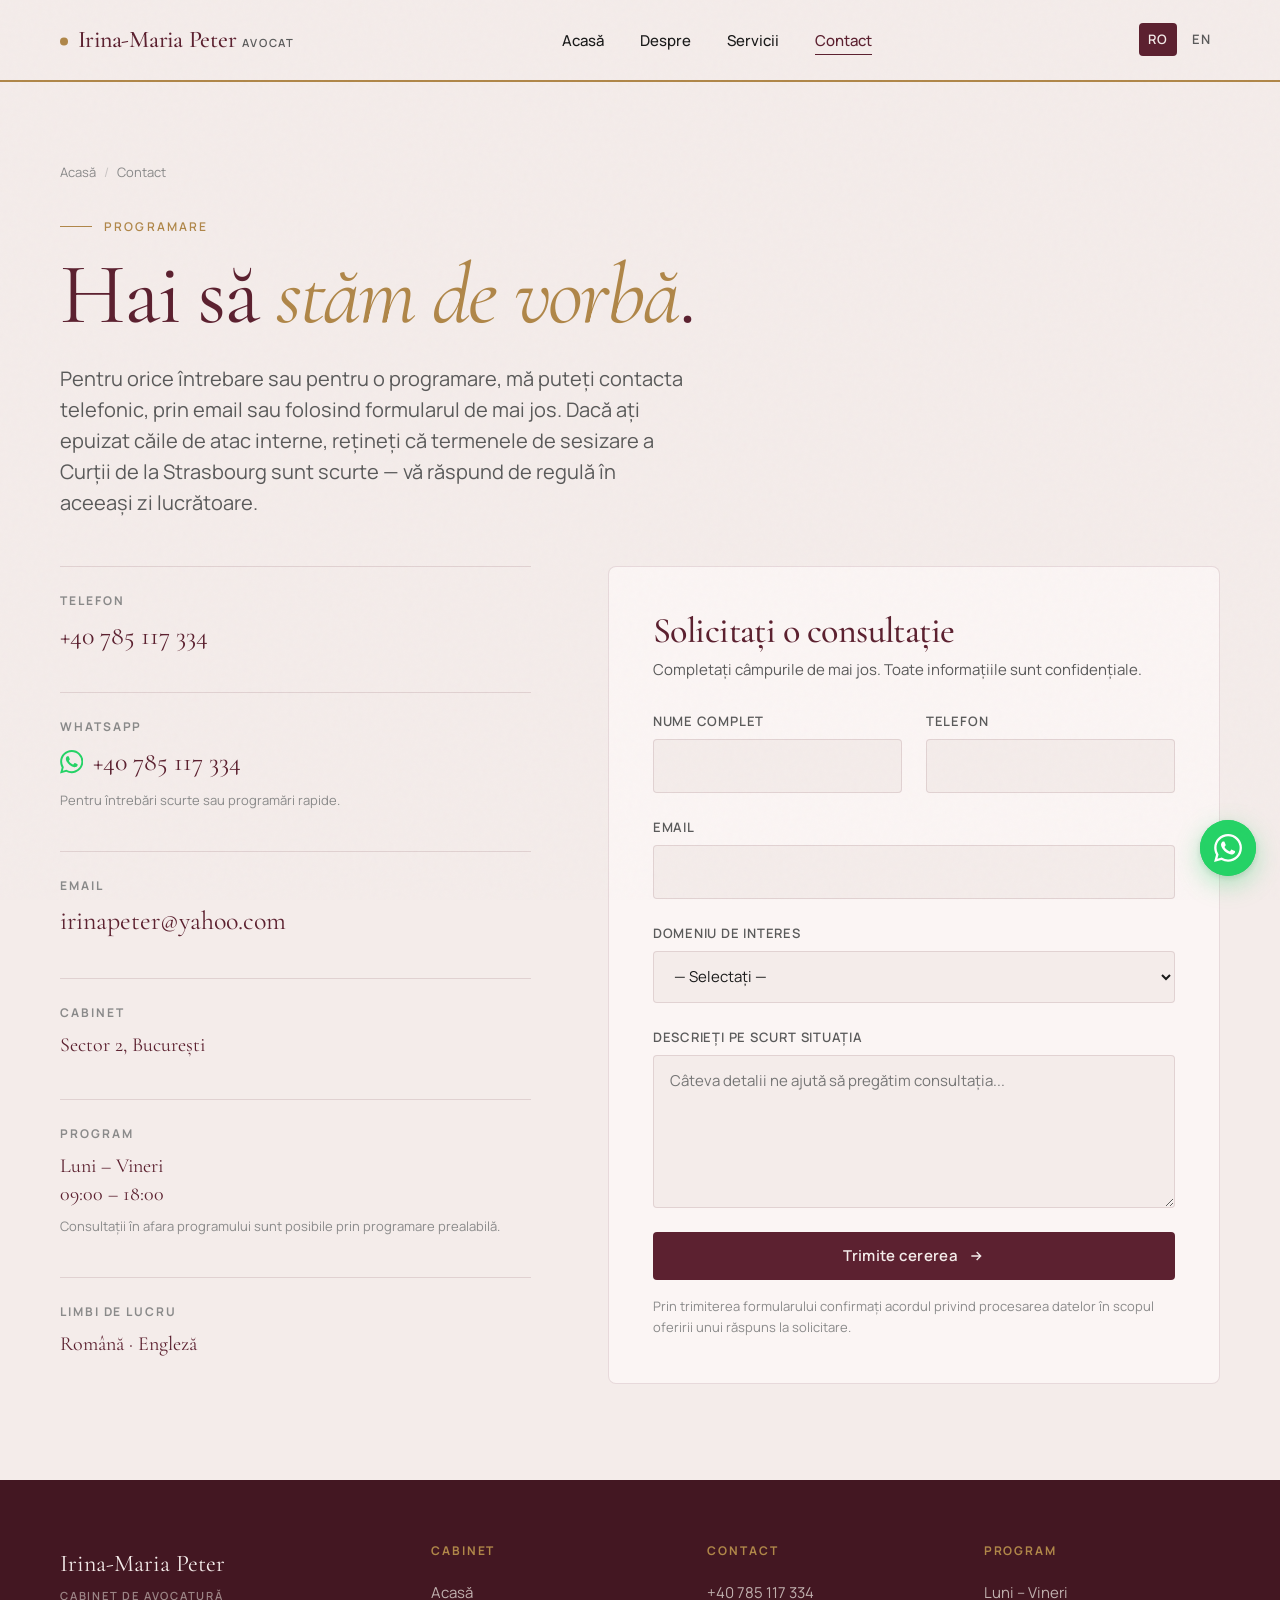
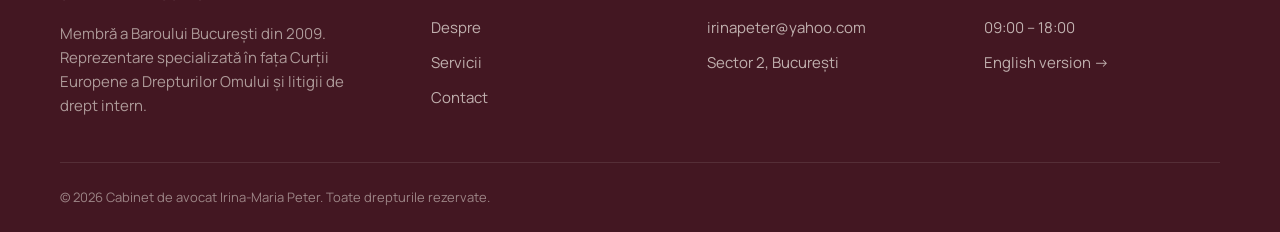
<file: contact.html>
<!doctype html>
<html lang="ro">
<head>
  <meta charset="utf-8" />
  <meta name="viewport" content="width=device-width,initial-scale=1" />

  <title>Contact — Programare consultație la Av. Irina-Maria Peter | Cabinet București</title>
  <meta name="description" content="Programați o consultație juridică la Cabinetul Av. Irina-Maria Peter din București. Adresă, telefon, email și formular de contact. Consultații la cabinet, telefonic sau online — inclusiv privind admisibilitatea unei cauze la CEDO." />
  <meta name="robots" content="index, follow, max-image-preview:large" />
  <link rel="canonical" href="https://avocat-popescu.ro/contact.html" />

  <link rel="alternate" hreflang="ro" href="https://avocat-popescu.ro/contact.html" />
  <link rel="alternate" hreflang="en" href="https://avocat-popescu.ro/en/contact.html" />
  <link rel="alternate" hreflang="x-default" href="https://avocat-popescu.ro/contact.html" />

  <meta property="og:type" content="website" />
  <meta property="og:locale" content="ro_RO" />
  <meta property="og:title" content="Contact — Av. Irina-Maria Peter" />
  <meta property="og:description" content="Programați o consultație juridică în București." />
  <meta property="og:url" content="https://avocat-popescu.ro/contact.html" />
  <meta property="og:image" content="https://avocat-popescu.ro/assets/og-image.jpg" />

  <meta name="theme-color" content="#5c2130" />
  <link rel="icon" type="image/svg+xml" href="data:image/svg+xml,%3Csvg xmlns='http://www.w3.org/2000/svg' viewBox='0 0 32 32'%3E%3Crect width='32' height='32' rx='6' fill='%235c2130'/%3E%3Ctext x='50%25' y='50%25' dy='.35em' text-anchor='middle' font-family='Georgia,serif' font-size='18' font-style='italic' fill='%23b08749'%3EI%3C/text%3E%3C/svg%3E" />

  <link rel="preconnect" href="https://fonts.googleapis.com" />
  <link rel="preconnect" href="https://fonts.gstatic.com" crossorigin />
  <link href="https://fonts.googleapis.com/css2?family=Cormorant+Garamond:ital,wght@0,400;0,500;0,600;1,400;1,500&family=Manrope:wght@300;400;500;600;700&display=swap" rel="stylesheet" />
  <link rel="stylesheet" href="assets/styles.css" />

  <script type="application/ld+json">
  {
    "@context": "https://schema.org",
    "@type": "ContactPage",
    "name": "Contact - Av. Irina-Maria Peter",
    "url": "https://avocat-popescu.ro/contact.html",
    "mainEntity": {
      "@type": "LegalService",
      "name": "Av. Irina-Maria Peter",
      "telephone": "+40785117334",
      "email": "irinapeter@yahoo.com",
      "address": {
        "@type": "PostalAddress",
        "addressLocality": "București",
        "addressRegion": "Sector 2",
        "addressCountry": "RO"
      }
    },
    "breadcrumb": {
      "@type": "BreadcrumbList",
      "itemListElement": [
        { "@type": "ListItem", "position": 1, "name": "Acasă", "item": "https://avocat-popescu.ro/" },
        { "@type": "ListItem", "position": 2, "name": "Contact", "item": "https://avocat-popescu.ro/contact.html" }
      ]
    }
  }
  </script>
</head>

<body>
  <header class="site-header">
    <div class="container">
      <nav class="nav" aria-label="Navigare principală">
        <a href="index.html" class="brand">
          <span class="brand-mark" aria-hidden="true"></span>
          <span>Irina-Maria Peter <small>Avocat</small></span>
        </a>
        <ul class="nav-links" data-open="false">
          <li><a href="index.html">Acasă</a></li>
          <li><a href="despre.html">Despre</a></li>
          <li><a href="servicii.html">Servicii</a></li>
          <li><a href="contact.html" aria-current="page">Contact</a></li>
        </ul>
        <div class="nav-right">
          <div class="lang-switch">
            <a href="contact.html" class="active">RO</a>
            <a href="en/contact.html">EN</a>
          </div>
          <button class="nav-toggle" type="button" aria-expanded="false" aria-label="Deschide meniul"><span></span></button>
        </div>
      </nav>
    </div>
  </header>

  <main>
    <section class="page-header">
      <div class="container">
        <nav class="breadcrumb" aria-label="Breadcrumb">
          <a href="index.html">Acasă</a>
          <span class="breadcrumb-sep">/</span>
          <span>Contact</span>
        </nav>
        <span class="eyebrow fade-up">Programare</span>
        <h1 class="fade-up delay-1">
          Hai să <em>stăm de vorbă</em>.
        </h1>
        <p class="lead fade-up delay-2">
          Pentru orice întrebare sau pentru o programare, mă puteți contacta telefonic, prin email sau folosind formularul de mai jos. Dacă ați epuizat căile de atac interne, rețineți că termenele de sesizare a Curții de la Strasbourg sunt scurte — vă răspund de regulă în aceeași zi lucrătoare.
        </p>
      </div>
    </section>

    <section class="section" style="padding-top:0">
      <div class="container">
        <div class="contact-grid reveal">

          <div class="contact-info">
            <div class="contact-block">
              <div class="label">Telefon</div>
              <a href="tel:+40785117334" class="value">+40 785 117 334</a>
            </div>

            <div class="contact-block">
              <div class="label">WhatsApp</div>
              <a href="https://wa.me/40723176164?text=Bun%C4%83%20ziua%2C%20a%C8%99%20dori%20s%C4%83%20programez%20o%20consulta%C8%9Bie."
                 class="value contact-whatsapp"
                 target="_blank"
                 rel="noopener">
                <svg viewBox="0 0 24 24" fill="currentColor" aria-hidden="true">
                  <path d="M17.472 14.382c-.297-.149-1.758-.867-2.03-.967-.273-.099-.471-.148-.67.15-.197.297-.767.966-.94 1.164-.173.199-.347.223-.644.075-.297-.15-1.255-.463-2.39-1.475-.883-.788-1.48-1.761-1.653-2.059-.173-.297-.018-.458.13-.606.134-.133.298-.347.446-.52.149-.174.198-.298.298-.497.099-.198.05-.371-.025-.52-.075-.149-.669-1.612-.916-2.207-.242-.579-.487-.5-.669-.51-.173-.008-.371-.01-.57-.01-.198 0-.52.074-.792.372-.272.297-1.04 1.016-1.04 2.479 0 1.462 1.065 2.875 1.213 3.074.149.198 2.096 3.2 5.077 4.487.709.306 1.262.489 1.694.625.712.227 1.36.195 1.871.118.571-.085 1.758-.719 2.006-1.413.248-.694.248-1.289.173-1.413-.074-.124-.272-.198-.57-.347m-5.421 7.403h-.004a9.87 9.87 0 01-5.031-1.378l-.361-.214-3.741.982.998-3.648-.235-.374a9.86 9.86 0 01-1.51-5.26c.001-5.45 4.436-9.884 9.888-9.884 2.64 0 5.122 1.03 6.988 2.898a9.825 9.825 0 012.893 6.994c-.003 5.45-4.437 9.884-9.885 9.884m8.413-18.297A11.815 11.815 0 0012.05 0C5.495 0 .16 5.335.157 11.892c0 2.096.547 4.142 1.588 5.945L.057 24l6.305-1.654a11.882 11.882 0 005.683 1.448h.005c6.554 0 11.89-5.335 11.893-11.893a11.821 11.821 0 00-3.48-8.413z"/>
                </svg>
                <span>+40 785 117 334</span>
              </a>
              <p class="form-note" style="margin-top:0.5rem">
                Pentru întrebări scurte sau programări rapide.
              </p>
            </div>

            <div class="contact-block">
              <div class="label">Email</div>
              <a href="mailto:irinapeter@yahoo.com" class="value">irinapeter@yahoo.com</a>
            </div>

            <div class="contact-block">
              <div class="label">Cabinet</div>
              <span class="value" style="font-size:1.25rem; line-height:1.4">
                Sector 2, București
              </span>
            </div>

            <div class="contact-block">
              <div class="label">Program</div>
              <span class="value" style="font-size:1.25rem; line-height:1.4">
                Luni – Vineri<br>
                09:00 – 18:00
              </span>
              <p class="form-note" style="margin-top:0.5rem">
                Consultații în afara programului sunt posibile prin programare prealabilă.
              </p>
            </div>

            <div class="contact-block">
              <div class="label">Limbi de lucru</div>
              <span class="value" style="font-size:1.25rem">Română · Engleză</span>
            </div>
          </div>

          <!-- Form: configure action with your Formspree URL (see README) -->
          <form class="form-card" action="https://formspree.io/f/YOUR_FORM_ID" method="POST" novalidate>
            <h2 style="margin-bottom:0.5rem">Solicitați o consultație</h2>
            <p style="color:var(--color-ink-muted); margin-bottom:1.75rem; font-size:0.9375rem">
              Completați câmpurile de mai jos. Toate informațiile sunt confidențiale.
            </p>

            <div class="form-row">
              <div class="form-field">
                <label for="nume">Nume complet</label>
                <input type="text" id="nume" name="name" required autocomplete="name" />
              </div>
              <div class="form-field">
                <label for="telefon">Telefon</label>
                <input type="tel" id="telefon" name="phone" autocomplete="tel" />
              </div>
            </div>

            <div class="form-field">
              <label for="email">Email</label>
              <input type="email" id="email" name="email" required autocomplete="email" />
            </div>

            <div class="form-field">
              <label for="domeniu">Domeniu de interes</label>
              <select id="domeniu" name="practice_area">
                <option value="">— Selectați —</option>
                <option>Drept european (CEDO)</option>
                <option>Drept civil</option>
                <option>Drept penal</option>
                <option>Dreptul familiei</option>
                <option>Dreptul muncii</option>
                <option>Drept contencios administrativ</option>
                <option>Mediere</option>
                <option>Altă speță</option>
              </select>
            </div>

            <div class="form-field">
              <label for="mesaj">Descrieți pe scurt situația</label>
              <textarea id="mesaj" name="message" rows="5" required placeholder="Câteva detalii ne ajută să pregătim consultația..."></textarea>
            </div>

            <!-- Honeypot for spam -->
            <input type="text" name="_gotcha" style="display:none" tabindex="-1" autocomplete="off" />

            <button type="submit" class="btn btn-primary btn-arrow" style="width:100%; justify-content:center">
              Trimite cererea
              <svg viewBox="0 0 24 24" fill="none" stroke="currentColor" stroke-width="2"><path d="M5 12h14M13 6l6 6-6 6"/></svg>
            </button>

            <p class="form-note">
              Prin trimiterea formularului confirmați acordul privind procesarea datelor în scopul oferirii unui răspuns la solicitare.
            </p>
          </form>

        </div>
      </div>
    </section>
  </main>

  <footer class="site-footer">
    <div class="container">
      <div class="footer-grid">
        <div>
          <span class="footer-brand">Irina-Maria Peter<small>Cabinet de avocatură</small></span>
          <p style="color:rgba(245,241,234,0.6); max-width:32ch; font-size:0.9375rem; line-height:1.6">
            Membră a Baroului București din 2009. Reprezentare specializată în fața Curții Europene a Drepturilor Omului și litigii de drept intern.
          </p>
        </div>
        <div class="footer-col">
          <h4>Cabinet</h4>
          <ul>
            <li><a href="index.html">Acasă</a></li>
            <li><a href="despre.html">Despre</a></li>
            <li><a href="servicii.html">Servicii</a></li>
            <li><a href="contact.html">Contact</a></li>
          </ul>
        </div>
        <div class="footer-col">
          <h4>Contact</h4>
          <ul>
            <li><a href="tel:+40785117334">+40 785 117 334</a></li>
            <li><a href="mailto:irinapeter@yahoo.com">irinapeter@yahoo.com</a></li>
            <li>Sector 2, București</li>
          </ul>
        </div>
        <div class="footer-col">
          <h4>Program</h4>
          <ul>
            <li>Luni – Vineri</li>
            <li>09:00 – 18:00</li>
            <li style="margin-top:0.5rem"><a href="en/contact.html">English version →</a></li>
          </ul>
        </div>
      </div>
      <div class="footer-meta">
        <span>© <span data-year>2026</span> Cabinet de avocat Irina-Maria Peter. Toate drepturile rezervate.</span>
      </div>
    </div>
  </footer>

  <script src="assets/script.js" defer></script>
</body>
</html>
</file>
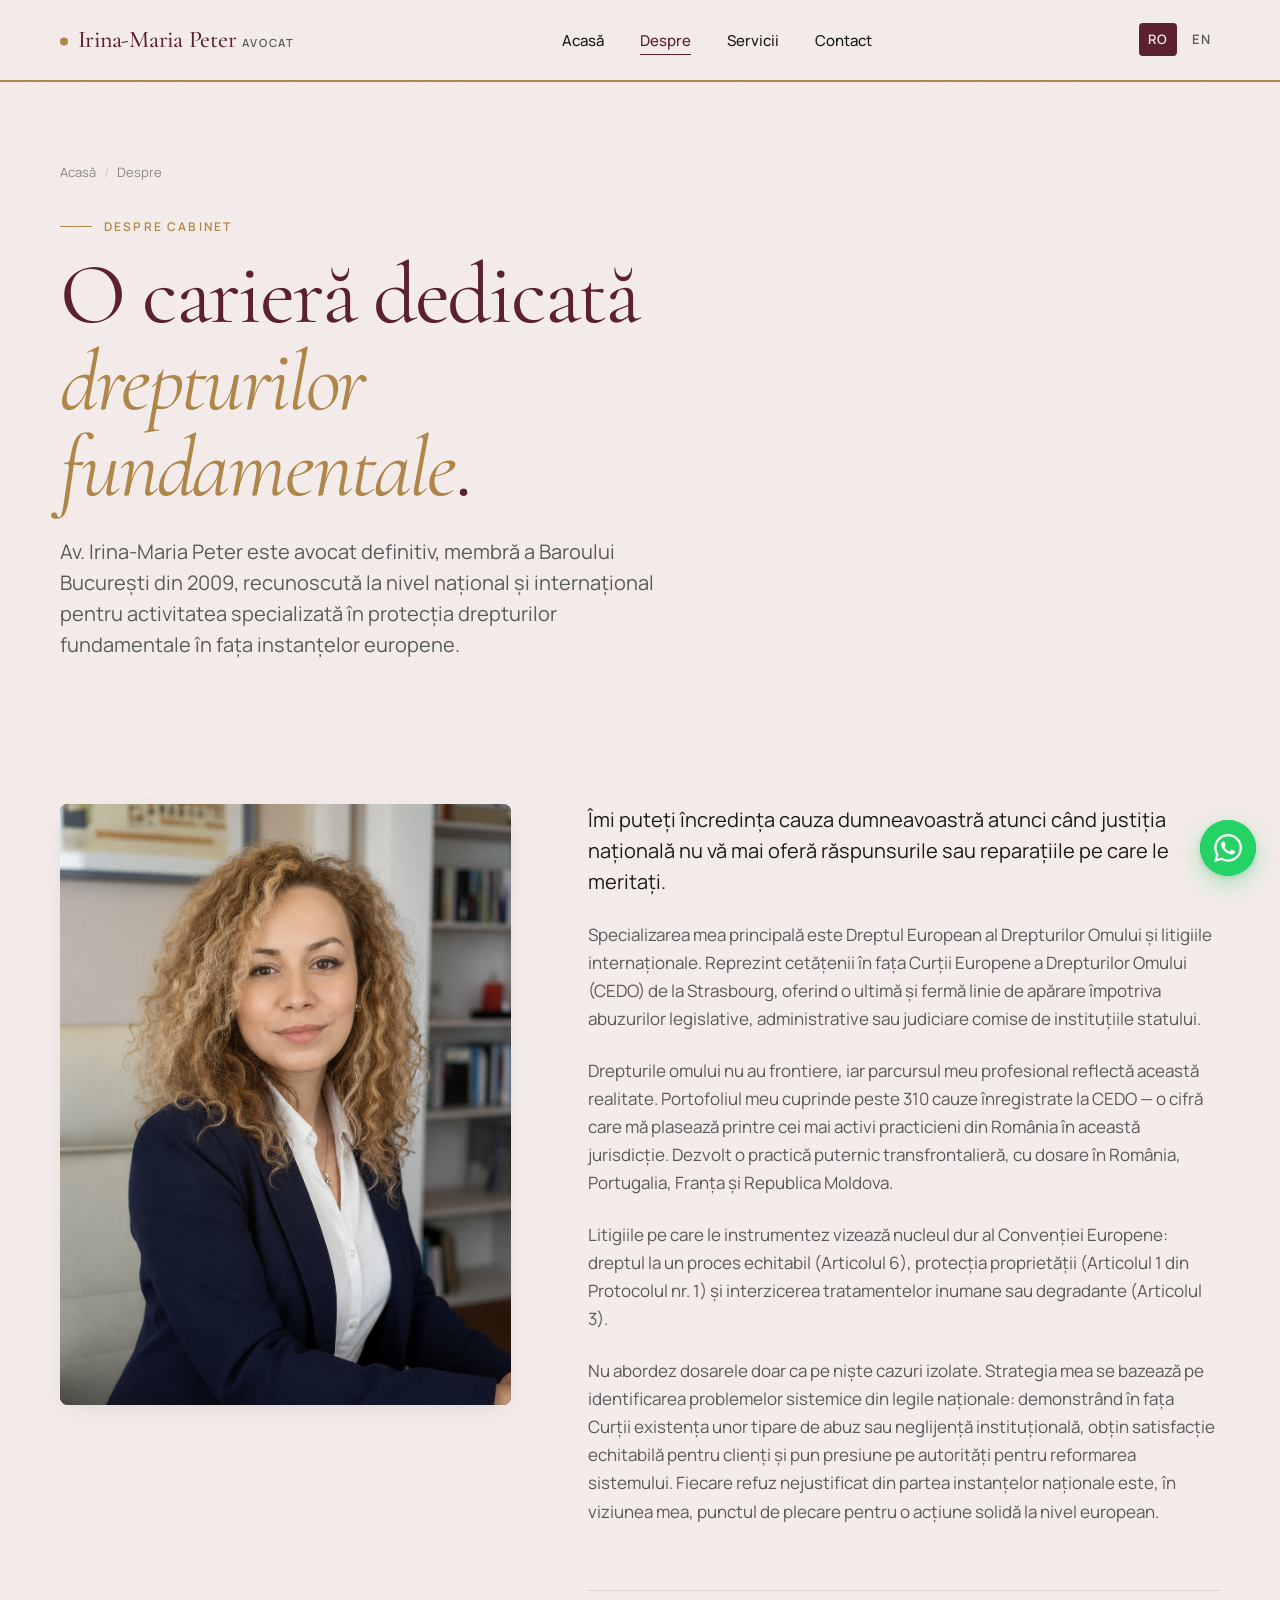
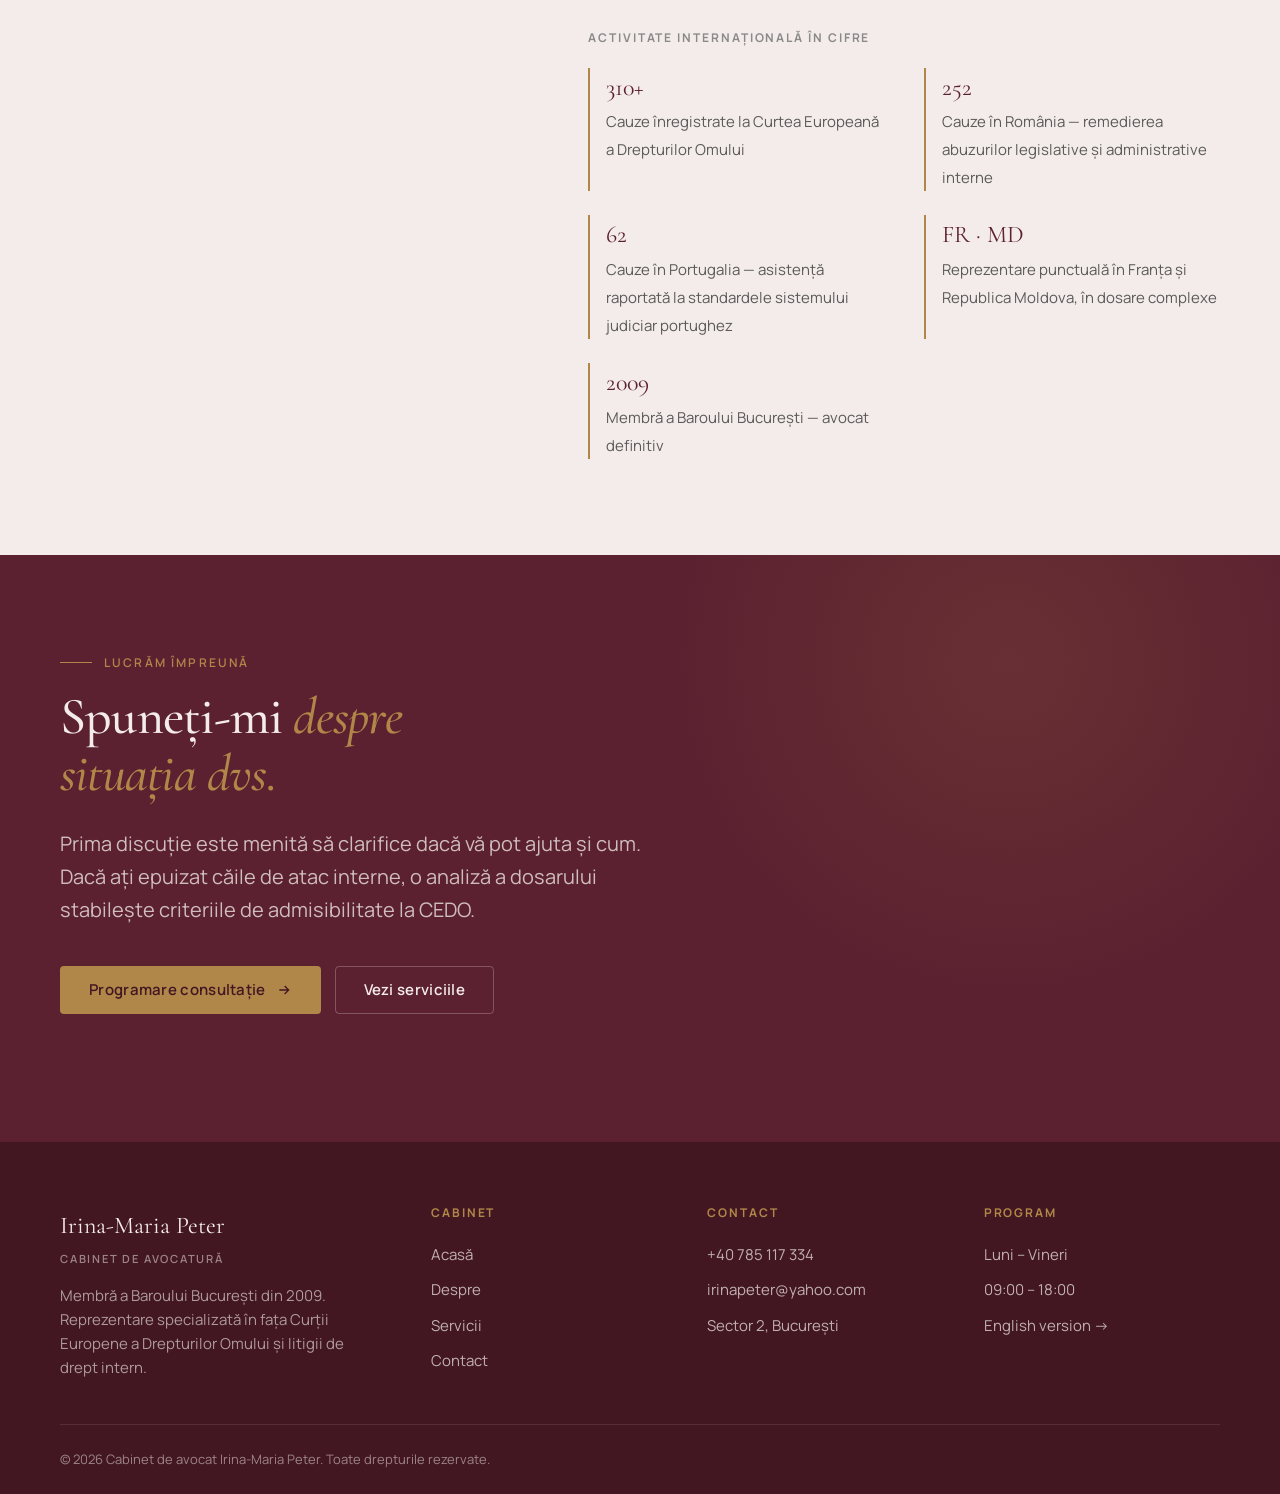
<file: despre.html>
<!doctype html>
<html lang="ro">
<head>
  <meta charset="utf-8" />
  <meta name="viewport" content="width=device-width,initial-scale=1" />

  <title>Despre Av. Irina-Maria Peter — Avocat CEDO în Baroul București | Drepturile Omului</title>
  <meta name="description" content="Av. Irina-Maria Peter — avocat definitiv în Baroul București din 2009, specializată în Dreptul European al Drepturilor Omului. Peste 310 cauze la CEDO, cu dosare în România, Portugalia, Franța și Republica Moldova." />
  <meta name="robots" content="index, follow, max-image-preview:large" />
  <link rel="canonical" href="https://avocat-popescu.ro/despre.html" />

  <link rel="alternate" hreflang="ro" href="https://avocat-popescu.ro/despre.html" />
  <link rel="alternate" hreflang="en" href="https://avocat-popescu.ro/en/about.html" />
  <link rel="alternate" hreflang="x-default" href="https://avocat-popescu.ro/despre.html" />

  <meta property="og:type" content="profile" />
  <meta property="og:locale" content="ro_RO" />
  <meta property="og:title" content="Despre Av. Irina-Maria Peter — Avocat CEDO în Baroul București" />
  <meta property="og:description" content="Avocat specializată în Dreptul European al Drepturilor Omului, cu peste 310 cauze la CEDO." />
  <meta property="og:url" content="https://avocat-popescu.ro/despre.html" />
  <meta property="og:image" content="https://avocat-popescu.ro/assets/og-image.jpg" />

  <meta name="theme-color" content="#5c2130" />
  <link rel="icon" type="image/svg+xml" href="data:image/svg+xml,%3Csvg xmlns='http://www.w3.org/2000/svg' viewBox='0 0 32 32'%3E%3Crect width='32' height='32' rx='6' fill='%235c2130'/%3E%3Ctext x='50%25' y='50%25' dy='.35em' text-anchor='middle' font-family='Georgia,serif' font-size='18' font-style='italic' fill='%23b08749'%3EI%3C/text%3E%3C/svg%3E" />

  <link rel="preconnect" href="https://fonts.googleapis.com" />
  <link rel="preconnect" href="https://fonts.gstatic.com" crossorigin />
  <link href="https://fonts.googleapis.com/css2?family=Cormorant+Garamond:ital,wght@0,400;0,500;0,600;1,400;1,500&family=Manrope:wght@300;400;500;600;700&display=swap" rel="stylesheet" />
  <link rel="stylesheet" href="assets/styles.css" />

  <script type="application/ld+json">
  {
    "@context": "https://schema.org",
    "@type": "ProfilePage",
    "mainEntity": {
      "@type": "Person",
      "name": "Irina-Maria Peter",
      "honorificPrefix": "Av.",
      "jobTitle": "Avocat definitiv",
      "url": "https://avocat-popescu.ro/despre.html",
      "image": "https://avocat-popescu.ro/assets/portrait.jpg",
      "description": "Avocat definitiv în Baroul București din 2009, specializată în Dreptul European al Drepturilor Omului și litigii internaționale la CEDO.",
      "knowsLanguage": ["ro", "en"],
      "knowsAbout": ["Convenția Europeană a Drepturilor Omului", "Curtea Europeană a Drepturilor Omului", "Drept civil", "Drept penal", "Dreptul familiei"],
      "memberOf": { "@type": "Organization", "name": "Baroul București" }
    },
    "breadcrumb": {
      "@type": "BreadcrumbList",
      "itemListElement": [
        { "@type": "ListItem", "position": 1, "name": "Acasă", "item": "https://avocat-popescu.ro/" },
        { "@type": "ListItem", "position": 2, "name": "Despre", "item": "https://avocat-popescu.ro/despre.html" }
      ]
    }
  }
  </script>
</head>

<body>
  <header class="site-header">
    <div class="container">
      <nav class="nav" aria-label="Navigare principală">
        <a href="index.html" class="brand">
          <span class="brand-mark" aria-hidden="true"></span>
          <span>Irina-Maria Peter <small>Avocat</small></span>
        </a>
        <ul class="nav-links" data-open="false">
          <li><a href="index.html">Acasă</a></li>
          <li><a href="despre.html" aria-current="page">Despre</a></li>
          <li><a href="servicii.html">Servicii</a></li>
          <li><a href="contact.html">Contact</a></li>
        </ul>
        <div class="nav-right">
          <div class="lang-switch">
            <a href="despre.html" class="active">RO</a>
            <a href="en/about.html">EN</a>
          </div>
          <button class="nav-toggle" type="button" aria-expanded="false" aria-label="Deschide meniul"><span></span></button>
        </div>
      </nav>
    </div>
  </header>

  <main>
    <section class="page-header">
      <div class="container">
        <nav class="breadcrumb" aria-label="Breadcrumb">
          <a href="index.html">Acasă</a>
          <span class="breadcrumb-sep">/</span>
          <span>Despre</span>
        </nav>
        <span class="eyebrow fade-up">Despre cabinet</span>
        <h1 class="fade-up delay-1">
          O carieră dedicată <em>drepturilor fundamentale</em>.
        </h1>
        <p class="lead fade-up delay-2">
          Av. Irina-Maria Peter este avocat definitiv, membră a Baroului București din 2009, recunoscută la nivel național și internațional pentru activitatea specializată în protecția drepturilor fundamentale în fața instanțelor europene.
        </p>
      </div>
    </section>

    <section class="section">
      <div class="container">
        <div class="about-grid reveal">
          <div class="about-image">
            <!-- <div class="hero-portrait-placeholder" aria-hidden="true">
              <svg viewBox="0 0 24 24" fill="none" stroke="currentColor" stroke-width="1"><circle cx="12" cy="8" r="4"/><path d="M4 22c0-4.4 3.6-8 8-8s8 3.6 8 8"/></svg>
              <span>Fotografie<br>profesională</span>
            </div> -->
            <img src="assets/portrait.png" alt="Av. Irina-Maria Peter, avocat în Baroul București" />
          </div>

          <div class="about-content">
            <p class="lead">
              Îmi puteți încredința cauza dumneavoastră atunci când justiția națională nu vă mai oferă răspunsurile sau reparațiile pe care le meritați.
            </p>

            <p>
              Specializarea mea principală este Dreptul European al Drepturilor Omului și litigiile internaționale. Reprezint cetățenii în fața Curții Europene a Drepturilor Omului (CEDO) de la Strasbourg, oferind o ultimă și fermă linie de apărare împotriva abuzurilor legislative, administrative sau judiciare comise de instituțiile statului.
            </p>

            <p>
              Drepturile omului nu au frontiere, iar parcursul meu profesional reflectă această realitate. Portofoliul meu cuprinde peste 310 cauze înregistrate la CEDO — o cifră care mă plasează printre cei mai activi practicieni din România în această jurisdicție. Dezvolt o practică puternic transfrontalieră, cu dosare în România, Portugalia, Franța și Republica Moldova.
            </p>

            <p>
              Litigiile pe care le instrumentez vizează nucleul dur al Convenției Europene: dreptul la un proces echitabil (Articolul 6), protecția proprietății (Articolul 1 din Protocolul nr. 1) și interzicerea tratamentelor inumane sau degradante (Articolul 3).
            </p>

            <p>
              Nu abordez dosarele doar ca pe niște cazuri izolate. Strategia mea se bazează pe identificarea problemelor sistemice din legile naționale: demonstrând în fața Curții existența unor tipare de abuz sau neglijență instituțională, obțin satisfacție echitabilă pentru clienți și pun presiune pe autorități pentru reformarea sistemului. Fiecare refuz nejustificat din partea instanțelor naționale este, în viziunea mea, punctul de plecare pentru o acțiune solidă la nivel european.
            </p>

            <div class="credentials">
              <h3>Activitate internațională în cifre</h3>
              <div class="credentials-list">
                <div class="credential-item">
                  <span class="year">310+</span>
                  <span class="desc">Cauze înregistrate la Curtea Europeană a Drepturilor Omului</span>
                </div>
                <div class="credential-item">
                  <span class="year">252</span>
                  <span class="desc">Cauze în România — remedierea abuzurilor legislative și administrative interne</span>
                </div>
                <div class="credential-item">
                  <span class="year">62</span>
                  <span class="desc">Cauze în Portugalia — asistență raportată la standardele sistemului judiciar portughez</span>
                </div>
                <div class="credential-item">
                  <span class="year">FR · MD</span>
                  <span class="desc">Reprezentare punctuală în Franța și Republica Moldova, în dosare complexe</span>
                </div>
                <div class="credential-item">
                  <span class="year">2009</span>
                  <span class="desc">Membră a Baroului București — avocat definitiv</span>
                </div>
              </div>
            </div>
          </div>
        </div>
      </div>
    </section>

    <section class="cta-strip">
      <div class="container">
        <div class="reveal">
          <span class="eyebrow" style="color:var(--color-accent)">Lucrăm împreună</span>
          <h2 style="margin-top:1rem">Spuneți-mi <em>despre situația dvs.</em></h2>
          <p>Prima discuție este menită să clarifice dacă vă pot ajuta și cum. Dacă ați epuizat căile de atac interne, o analiză a dosarului stabilește criteriile de admisibilitate la CEDO.</p>
          <div class="hero-actions">
            <a href="contact.html" class="btn btn-primary btn-arrow">
              Programare consultație
              <svg viewBox="0 0 24 24" fill="none" stroke="currentColor" stroke-width="2"><path d="M5 12h14M13 6l6 6-6 6"/></svg>
            </a>
            <a href="servicii.html" class="btn btn-ghost">Vezi serviciile</a>
          </div>
        </div>
      </div>
    </section>
  </main>

  <footer class="site-footer">
    <div class="container">
      <div class="footer-grid">
        <div>
          <span class="footer-brand">Irina-Maria Peter<small>Cabinet de avocatură</small></span>
          <p style="color:rgba(245,241,234,0.6); max-width:32ch; font-size:0.9375rem; line-height:1.6">
            Membră a Baroului București din 2009. Reprezentare specializată în fața Curții Europene a Drepturilor Omului și litigii de drept intern.
          </p>
        </div>
        <div class="footer-col">
          <h4>Cabinet</h4>
          <ul>
            <li><a href="index.html">Acasă</a></li>
            <li><a href="despre.html">Despre</a></li>
            <li><a href="servicii.html">Servicii</a></li>
            <li><a href="contact.html">Contact</a></li>
          </ul>
        </div>
        <div class="footer-col">
          <h4>Contact</h4>
          <ul>
            <li><a href="tel:+40785117334">+40 785 117 334</a></li>
            <li><a href="mailto:irinapeter@yahoo.com">irinapeter@yahoo.com</a></li>
            <li>Sector 2, București</li>
          </ul>
        </div>
        <div class="footer-col">
          <h4>Program</h4>
          <ul>
            <li>Luni – Vineri</li>
            <li>09:00 – 18:00</li>
            <li style="margin-top:0.5rem"><a href="en/about.html">English version →</a></li>
          </ul>
        </div>
      </div>
      <div class="footer-meta">
        <span>© <span data-year>2026</span> Cabinet de avocat Irina-Maria Peter. Toate drepturile rezervate.</span>
      </div>
    </div>
  </footer>

  <script src="assets/script.js" defer></script>
</body>
</html>
</file>
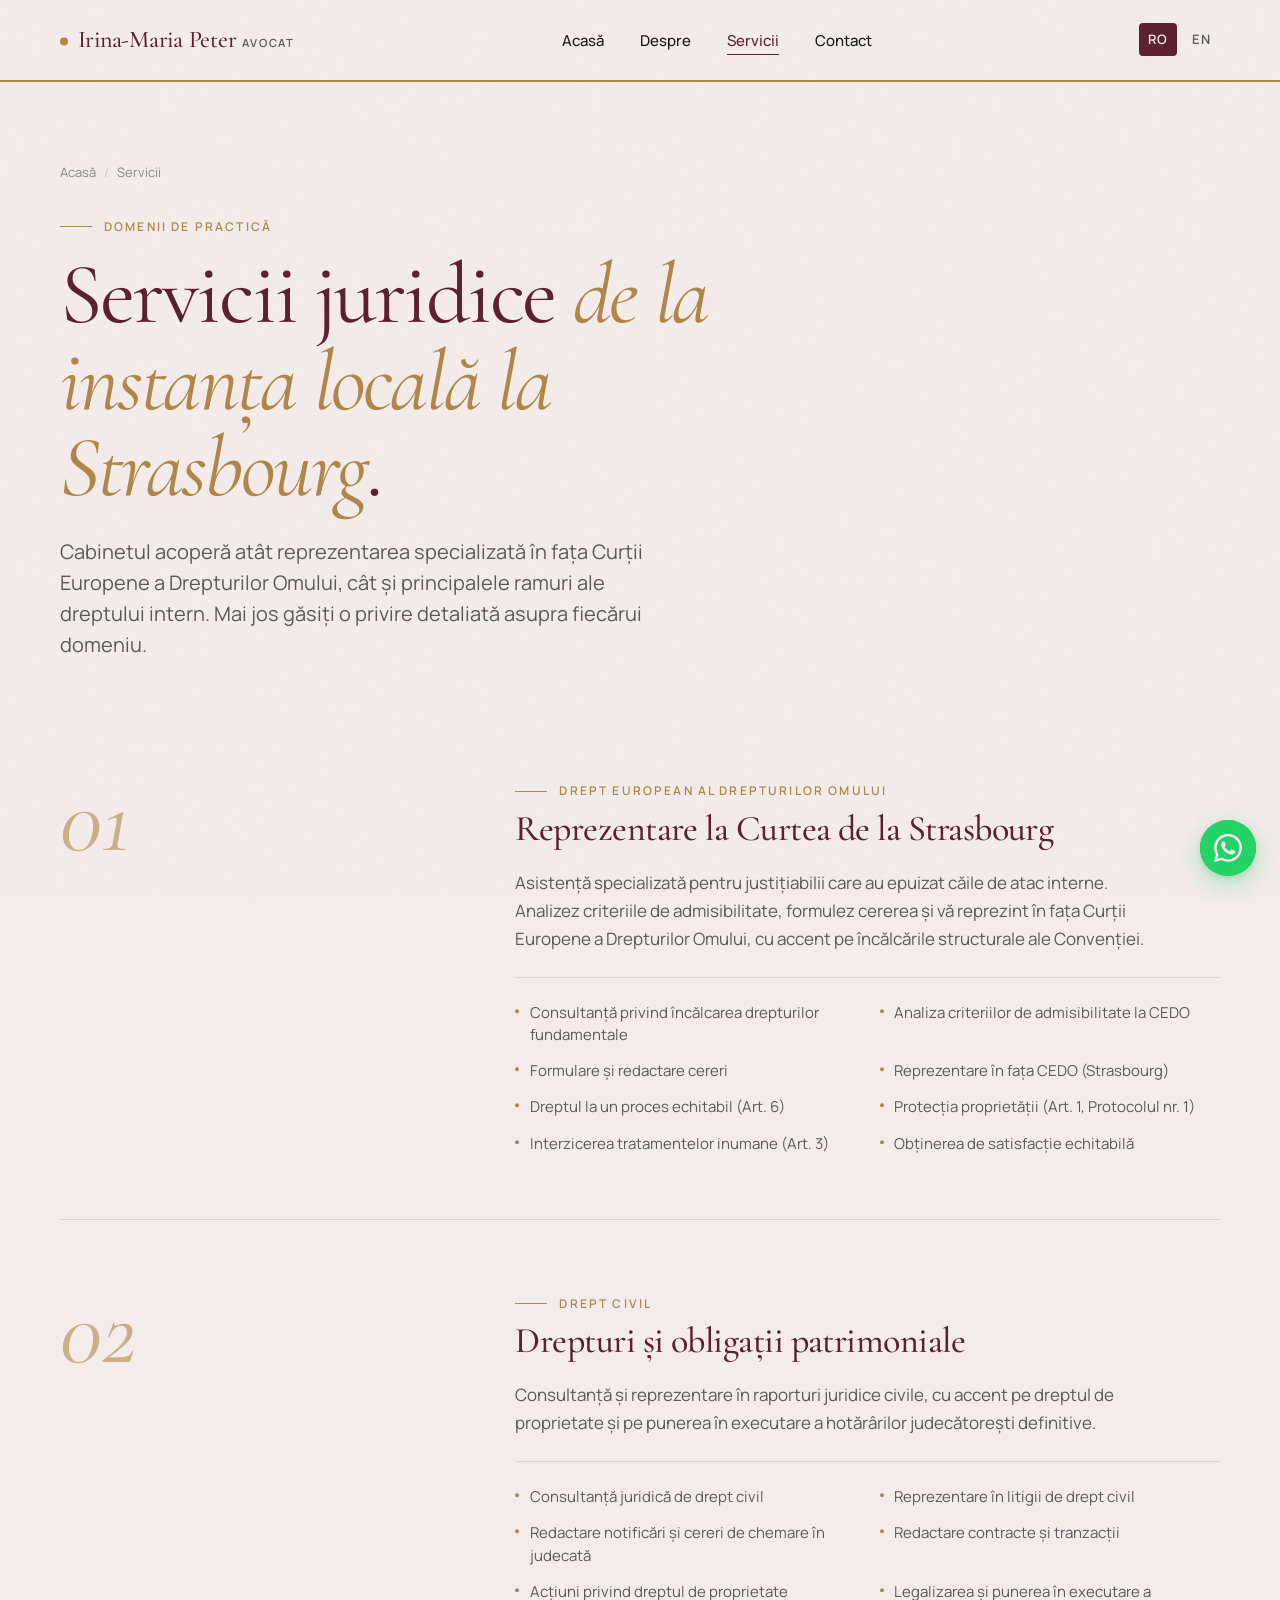
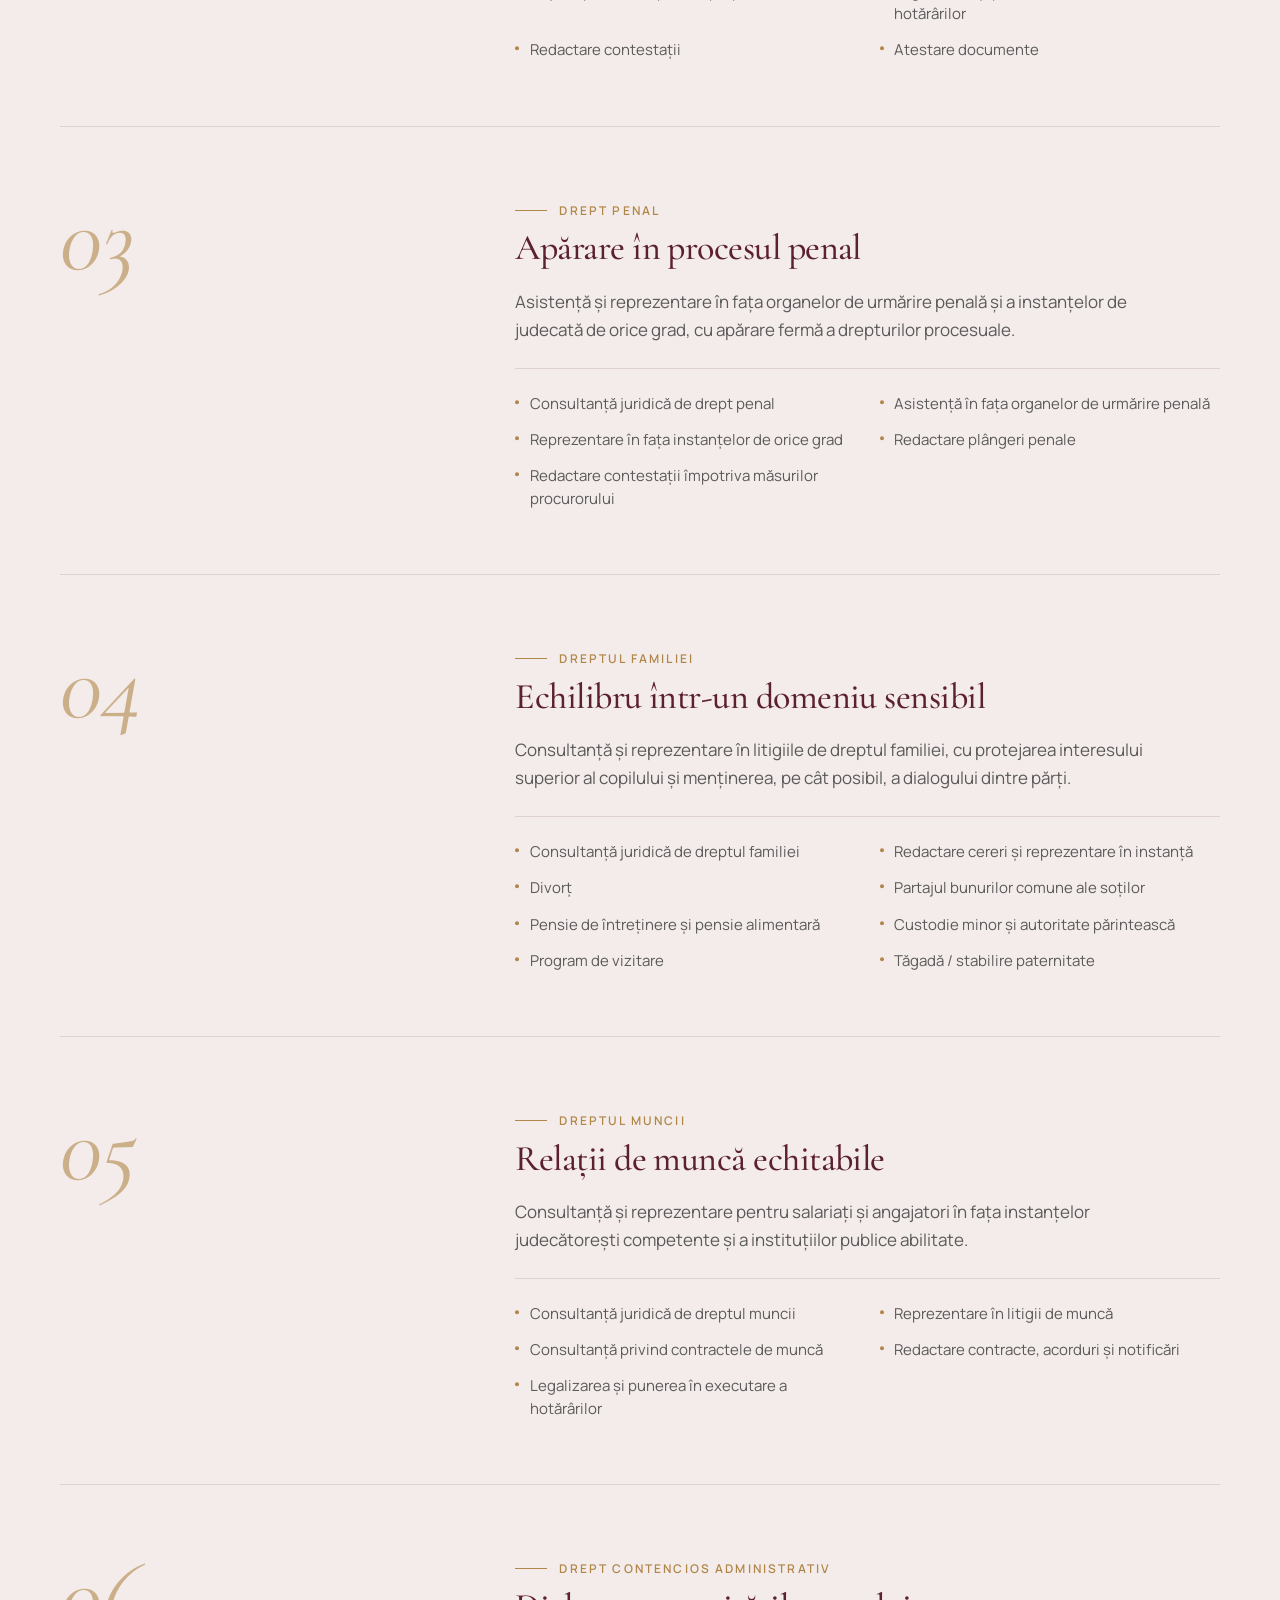
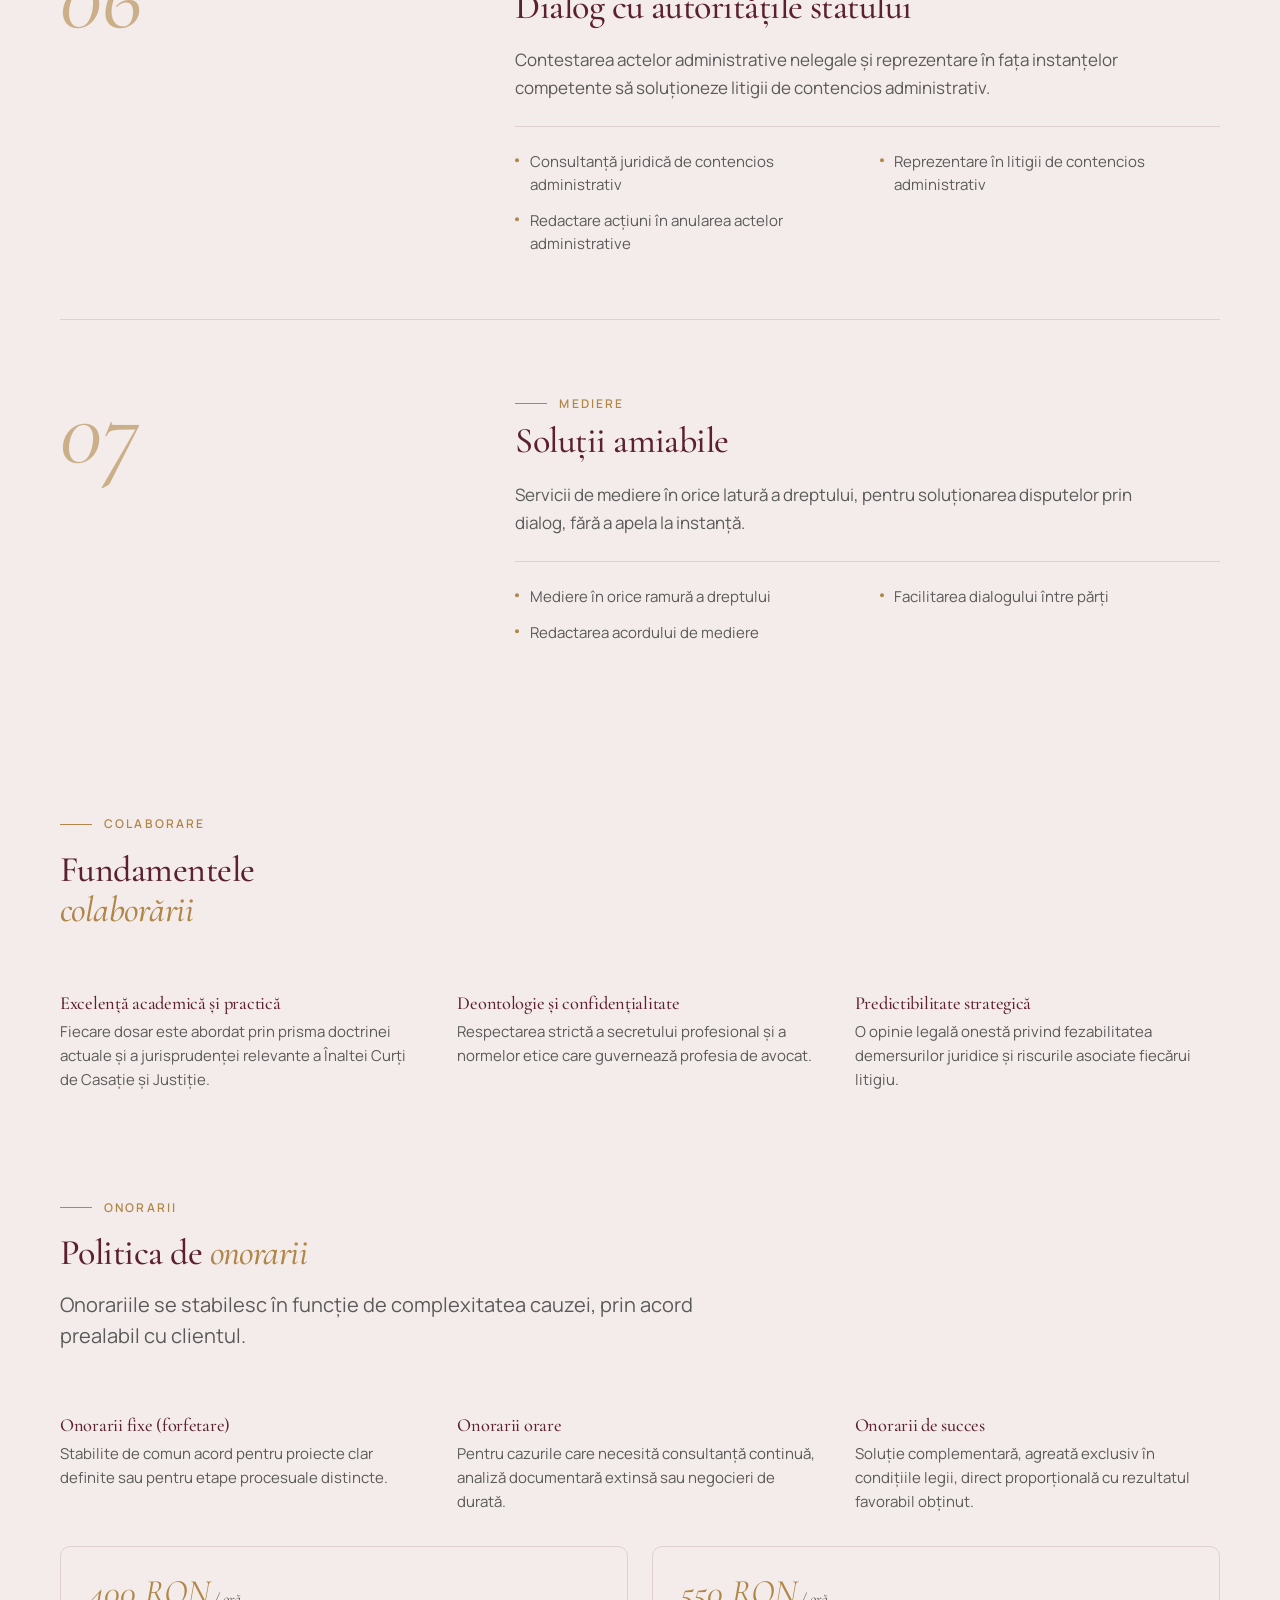
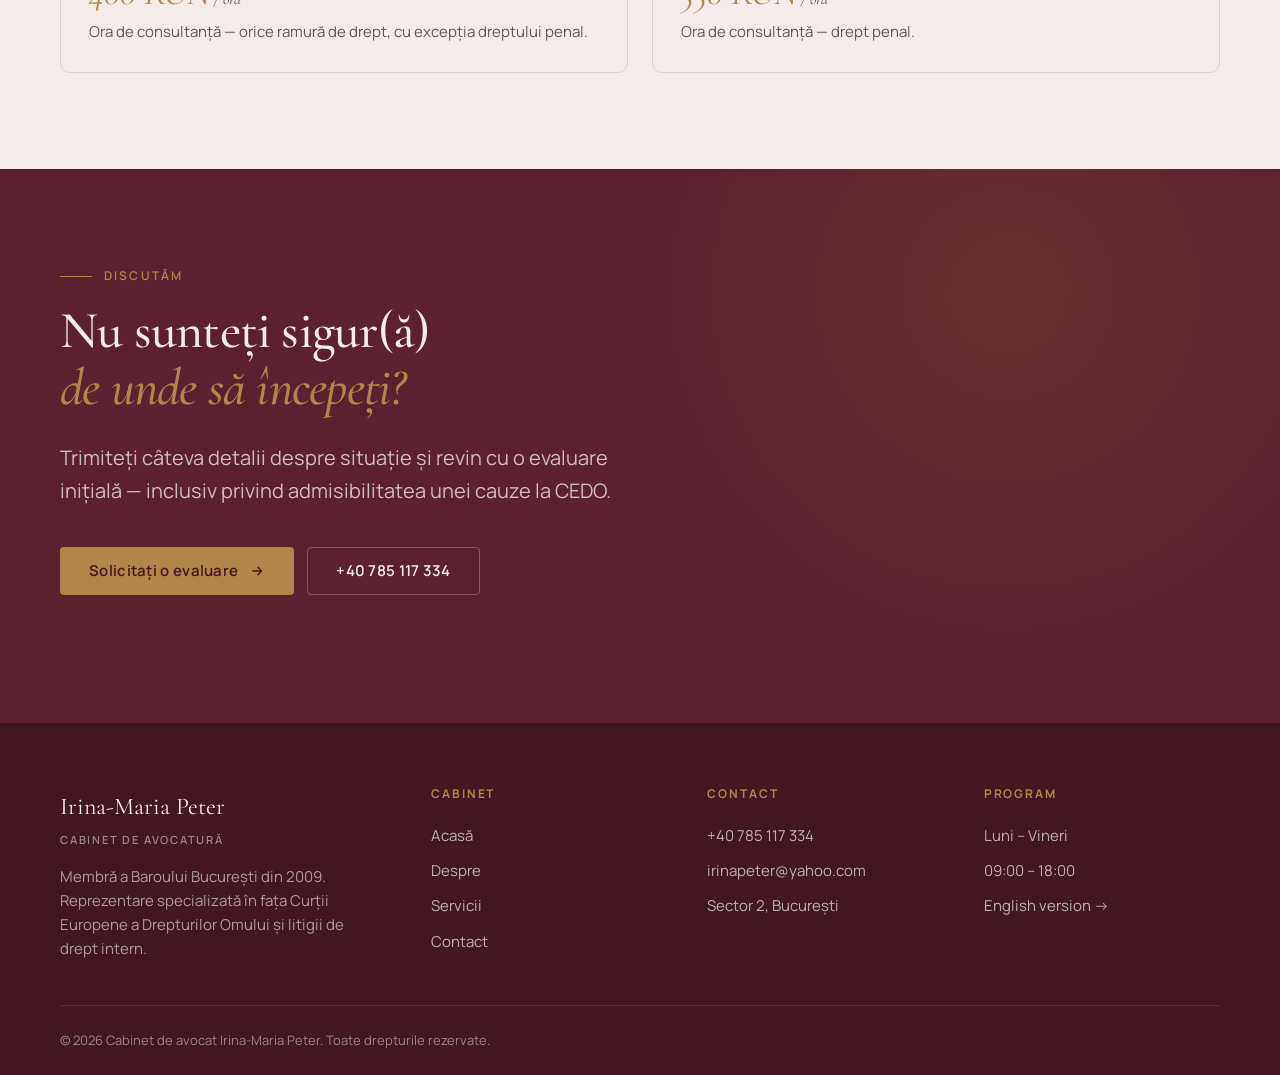
<file: servicii.html>
<!doctype html>
<html lang="ro">
<head>
  <meta charset="utf-8" />
  <meta name="viewport" content="width=device-width,initial-scale=1" />

  <title>Servicii juridice — Drept european (CEDO), civil, penal, muncii, familiei | Av. Irina-Maria Peter</title>
  <meta name="description" content="Servicii juridice în București: reprezentare la CEDO (Strasbourg), drept civil, drept penal, dreptul familiei, dreptul muncii, contencios administrativ și mediere. Consultanță, redactare cereri și reprezentare în instanță." />
  <meta name="keywords" content="servicii juridice CEDO, avocat drepturile omului, avocat drept civil, avocat drept penal, avocat divorț, avocat dreptul muncii, contencios administrativ, mediere București" />
  <meta name="robots" content="index, follow, max-image-preview:large" />
  <link rel="canonical" href="https://avocat-popescu.ro/servicii.html" />

  <link rel="alternate" hreflang="ro" href="https://avocat-popescu.ro/servicii.html" />
  <link rel="alternate" hreflang="en" href="https://avocat-popescu.ro/en/services.html" />
  <link rel="alternate" hreflang="x-default" href="https://avocat-popescu.ro/servicii.html" />

  <meta property="og:type" content="website" />
  <meta property="og:locale" content="ro_RO" />
  <meta property="og:title" content="Servicii juridice — Av. Irina-Maria Peter" />
  <meta property="og:description" content="Reprezentare la CEDO, drept civil, penal, familiei, muncii, contencios administrativ și mediere." />
  <meta property="og:url" content="https://avocat-popescu.ro/servicii.html" />
  <meta property="og:image" content="https://avocat-popescu.ro/assets/og-image.jpg" />

  <meta name="theme-color" content="#5c2130" />
  <link rel="icon" type="image/svg+xml" href="data:image/svg+xml,%3Csvg xmlns='http://www.w3.org/2000/svg' viewBox='0 0 32 32'%3E%3Crect width='32' height='32' rx='6' fill='%235c2130'/%3E%3Ctext x='50%25' y='50%25' dy='.35em' text-anchor='middle' font-family='Georgia,serif' font-size='18' font-style='italic' fill='%23b08749'%3EI%3C/text%3E%3C/svg%3E" />

  <link rel="preconnect" href="https://fonts.googleapis.com" />
  <link rel="preconnect" href="https://fonts.gstatic.com" crossorigin />
  <link href="https://fonts.googleapis.com/css2?family=Cormorant+Garamond:ital,wght@0,400;0,500;0,600;1,400;1,500&family=Manrope:wght@300;400;500;600;700&display=swap" rel="stylesheet" />
  <link rel="stylesheet" href="assets/styles.css" />

  <style>
    .service-detail {
      padding-block: clamp(2.5rem, 5vw, 4rem);
      border-bottom: 1px solid var(--color-line);
    }
    .service-detail:last-of-type { border-bottom: none; }
    .service-detail-grid {
      display: grid;
      grid-template-columns: 1fr 1.8fr;
      gap: clamp(2rem, 5vw, 4rem);
      align-items: start;
    }
    .service-detail-num {
      font-family: var(--font-display);
      font-style: italic;
      font-size: clamp(3.5rem, 8vw, 6rem);
      color: var(--color-accent);
      line-height: 1;
      opacity: 0.6;
    }
    .service-detail h2 {
      margin-top: 0.5rem;
      margin-bottom: 1.25rem;
    }
    .service-detail-list {
      display: grid;
      grid-template-columns: repeat(auto-fit, minmax(240px, 1fr));
      gap: 0.85rem 1.5rem;
      margin-top: 1.5rem;
      padding-top: 1.5rem;
      border-top: 1px solid var(--color-line);
    }
    .service-detail-list li {
      display: flex;
      gap: 0.65rem;
      align-items: baseline;
      font-size: 0.9375rem;
      color: var(--color-ink-muted);
      line-height: 1.5;
    }
    .service-detail-list li::before {
      content: '';
      width: 4px;
      height: 4px;
      background: var(--color-accent);
      border-radius: 50%;
      flex-shrink: 0;
      transform: translateY(-0.3rem);
    }
    .fees-grid {
      display: grid;
      grid-template-columns: repeat(auto-fit, minmax(260px, 1fr));
      gap: 1.5rem;
      margin-top: 2rem;
    }
    .fee-card {
      border: 1px solid var(--color-line);
      border-radius: 10px;
      padding: 1.75rem;
    }
    .fee-card .rate {
      font-family: var(--font-display);
      font-style: italic;
      font-size: 2.25rem;
      color: var(--color-accent);
      line-height: 1;
    }
    .fee-card p {
      margin-top: 0.6rem;
      color: var(--color-ink-muted);
      font-size: 0.9375rem;
      line-height: 1.5;
    }
    .principles-grid {
      display: grid;
      grid-template-columns: repeat(auto-fit, minmax(260px, 1fr));
      gap: 1.75rem 2rem;
      margin-top: 2rem;
    }
    .principle h3 { font-size: 1.15rem; margin-bottom: 0.4rem; }
    .principle p { color: var(--color-ink-muted); font-size: 0.9375rem; line-height: 1.6; }
    @media (max-width: 720px) {
      .service-detail-grid { grid-template-columns: 1fr; }
    }
  </style>

  <script type="application/ld+json">
  {
    "@context": "https://schema.org",
    "@type": "ItemList",
    "name": "Servicii juridice",
    "itemListElement": [
      { "@type": "Service", "position": 1, "name": "Drept european al drepturilor omului (CEDO)", "provider": { "@type": "LegalService", "name": "Av. Irina-Maria Peter" }, "areaServed": "Europa" },
      { "@type": "Service", "position": 2, "name": "Drept civil", "provider": { "@type": "LegalService", "name": "Av. Irina-Maria Peter" }, "areaServed": "România" },
      { "@type": "Service", "position": 3, "name": "Drept penal", "provider": { "@type": "LegalService", "name": "Av. Irina-Maria Peter" } },
      { "@type": "Service", "position": 4, "name": "Dreptul familiei", "provider": { "@type": "LegalService", "name": "Av. Irina-Maria Peter" } },
      { "@type": "Service", "position": 5, "name": "Dreptul muncii", "provider": { "@type": "LegalService", "name": "Av. Irina-Maria Peter" } },
      { "@type": "Service", "position": 6, "name": "Drept contencios administrativ", "provider": { "@type": "LegalService", "name": "Av. Irina-Maria Peter" } },
      { "@type": "Service", "position": 7, "name": "Mediere", "provider": { "@type": "LegalService", "name": "Av. Irina-Maria Peter" } }
    ]
  }
  </script>
</head>

<body>
  <header class="site-header">
    <div class="container">
      <nav class="nav" aria-label="Navigare principală">
        <a href="index.html" class="brand">
          <span class="brand-mark" aria-hidden="true"></span>
          <span>Irina-Maria Peter <small>Avocat</small></span>
        </a>
        <ul class="nav-links" data-open="false">
          <li><a href="index.html">Acasă</a></li>
          <li><a href="despre.html">Despre</a></li>
          <li><a href="servicii.html" aria-current="page">Servicii</a></li>
          <li><a href="contact.html">Contact</a></li>
        </ul>
        <div class="nav-right">
          <div class="lang-switch">
            <a href="servicii.html" class="active">RO</a>
            <a href="en/services.html">EN</a>
          </div>
          <button class="nav-toggle" type="button" aria-expanded="false" aria-label="Deschide meniul"><span></span></button>
        </div>
      </nav>
    </div>
  </header>

  <main>
    <section class="page-header">
      <div class="container">
        <nav class="breadcrumb" aria-label="Breadcrumb">
          <a href="index.html">Acasă</a>
          <span class="breadcrumb-sep">/</span>
          <span>Servicii</span>
        </nav>
        <span class="eyebrow fade-up">Domenii de practică</span>
        <h1 class="fade-up delay-1">
          Servicii juridice <em>de la instanța locală la Strasbourg</em>.
        </h1>
        <p class="lead fade-up delay-2">
          Cabinetul acoperă atât reprezentarea specializată în fața Curții Europene a Drepturilor Omului, cât și principalele ramuri ale dreptului intern. Mai jos găsiți o privire detaliată asupra fiecărui domeniu.
        </p>
      </div>
    </section>

    <section>
      <div class="container">

        <article id="european" class="service-detail reveal">
          <div class="service-detail-grid">
            <span class="service-detail-num">01</span>
            <div>
              <span class="eyebrow">Drept european al drepturilor omului</span>
              <h2>Reprezentare la Curtea de la Strasbourg</h2>
              <p style="color:var(--color-ink-muted)">
                Asistență specializată pentru justițiabilii care au epuizat căile de atac interne. Analizez criteriile de admisibilitate, formulez cererea și vă reprezint în fața Curții Europene a Drepturilor Omului, cu accent pe încălcările structurale ale Convenției.
              </p>
              <ul class="service-detail-list">
                <li>Consultanță privind încălcarea drepturilor fundamentale</li>
                <li>Analiza criteriilor de admisibilitate la CEDO</li>
                <li>Formulare și redactare cereri</li>
                <li>Reprezentare în fața CEDO (Strasbourg)</li>
                <li>Dreptul la un proces echitabil (Art. 6)</li>
                <li>Protecția proprietății (Art. 1, Protocolul nr. 1)</li>
                <li>Interzicerea tratamentelor inumane (Art. 3)</li>
                <li>Obținerea de satisfacție echitabilă</li>
              </ul>
            </div>
          </div>
        </article>

        <article id="civil" class="service-detail reveal">
          <div class="service-detail-grid">
            <span class="service-detail-num">02</span>
            <div>
              <span class="eyebrow">Drept civil</span>
              <h2>Drepturi și obligații patrimoniale</h2>
              <p style="color:var(--color-ink-muted)">
                Consultanță și reprezentare în raporturi juridice civile, cu accent pe dreptul de proprietate și pe punerea în executare a hotărârilor judecătorești definitive.
              </p>
              <ul class="service-detail-list">
                <li>Consultanță juridică de drept civil</li>
                <li>Reprezentare în litigii de drept civil</li>
                <li>Redactare notificări și cereri de chemare în judecată</li>
                <li>Redactare contracte și tranzacții</li>
                <li>Acțiuni privind dreptul de proprietate</li>
                <li>Legalizarea și punerea în executare a hotărârilor</li>
                <li>Redactare contestații</li>
                <li>Atestare documente</li>
              </ul>
            </div>
          </div>
        </article>

        <article id="penal" class="service-detail reveal">
          <div class="service-detail-grid">
            <span class="service-detail-num">03</span>
            <div>
              <span class="eyebrow">Drept penal</span>
              <h2>Apărare în procesul penal</h2>
              <p style="color:var(--color-ink-muted)">
                Asistență și reprezentare în fața organelor de urmărire penală și a instanțelor de judecată de orice grad, cu apărare fermă a drepturilor procesuale.
              </p>
              <ul class="service-detail-list">
                <li>Consultanță juridică de drept penal</li>
                <li>Asistență în fața organelor de urmărire penală</li>
                <li>Reprezentare în fața instanțelor de orice grad</li>
                <li>Redactare plângeri penale</li>
                <li>Redactare contestații împotriva măsurilor procurorului</li>
              </ul>
            </div>
          </div>
        </article>

        <article id="familie" class="service-detail reveal">
          <div class="service-detail-grid">
            <span class="service-detail-num">04</span>
            <div>
              <span class="eyebrow">Dreptul familiei</span>
              <h2>Echilibru într-un domeniu sensibil</h2>
              <p style="color:var(--color-ink-muted)">
                Consultanță și reprezentare în litigiile de dreptul familiei, cu protejarea interesului superior al copilului și menținerea, pe cât posibil, a dialogului dintre părți.
              </p>
              <ul class="service-detail-list">
                <li>Consultanță juridică de dreptul familiei</li>
                <li>Redactare cereri și reprezentare în instanță</li>
                <li>Divorț</li>
                <li>Partajul bunurilor comune ale soților</li>
                <li>Pensie de întreținere și pensie alimentară</li>
                <li>Custodie minor și autoritate părintească</li>
                <li>Program de vizitare</li>
                <li>Tăgadă / stabilire paternitate</li>
              </ul>
            </div>
          </div>
        </article>

        <article id="munca" class="service-detail reveal">
          <div class="service-detail-grid">
            <span class="service-detail-num">05</span>
            <div>
              <span class="eyebrow">Dreptul muncii</span>
              <h2>Relații de muncă echitabile</h2>
              <p style="color:var(--color-ink-muted)">
                Consultanță și reprezentare pentru salariați și angajatori în fața instanțelor judecătorești competente și a instituțiilor publice abilitate.
              </p>
              <ul class="service-detail-list">
                <li>Consultanță juridică de dreptul muncii</li>
                <li>Reprezentare în litigii de muncă</li>
                <li>Consultanță privind contractele de muncă</li>
                <li>Redactare contracte, acorduri și notificări</li>
                <li>Legalizarea și punerea în executare a hotărârilor</li>
              </ul>
            </div>
          </div>
        </article>

        <article id="administrativ" class="service-detail reveal">
          <div class="service-detail-grid">
            <span class="service-detail-num">06</span>
            <div>
              <span class="eyebrow">Drept contencios administrativ</span>
              <h2>Dialog cu autoritățile statului</h2>
              <p style="color:var(--color-ink-muted)">
                Contestarea actelor administrative nelegale și reprezentare în fața instanțelor competente să soluționeze litigii de contencios administrativ.
              </p>
              <ul class="service-detail-list">
                <li>Consultanță juridică de contencios administrativ</li>
                <li>Reprezentare în litigii de contencios administrativ</li>
                <li>Redactare acțiuni în anularea actelor administrative</li>
              </ul>
            </div>
          </div>
        </article>

        <article id="mediere" class="service-detail reveal">
          <div class="service-detail-grid">
            <span class="service-detail-num">07</span>
            <div>
              <span class="eyebrow">Mediere</span>
              <h2>Soluții amiabile</h2>
              <p style="color:var(--color-ink-muted)">
                Servicii de mediere în orice latură a dreptului, pentru soluționarea disputelor prin dialog, fără a apela la instanță.
              </p>
              <ul class="service-detail-list">
                <li>Mediere în orice ramură a dreptului</li>
                <li>Facilitarea dialogului între părți</li>
                <li>Redactarea acordului de mediere</li>
              </ul>
            </div>
          </div>
        </article>

      </div>
    </section>

    <!-- ============ FUNDAMENTELE COLABORĂRII ============ -->
    <section class="section">
      <div class="container">
        <div class="section-header reveal">
          <span class="eyebrow">Colaborare</span>
          <h2>Fundamentele <em style="font-style:italic;color:var(--color-accent)">colaborării</em></h2>
        </div>
        <div class="principles-grid reveal">
          <div class="principle">
            <h3>Excelență academică și practică</h3>
            <p>Fiecare dosar este abordat prin prisma doctrinei actuale și a jurisprudenței relevante a Înaltei Curți de Casație și Justiție.</p>
          </div>
          <div class="principle">
            <h3>Deontologie și confidențialitate</h3>
            <p>Respectarea strictă a secretului profesional și a normelor etice care guvernează profesia de avocat.</p>
          </div>
          <div class="principle">
            <h3>Predictibilitate strategică</h3>
            <p>O opinie legală onestă privind fezabilitatea demersurilor juridice și riscurile asociate fiecărui litigiu.</p>
          </div>
        </div>
      </div>
    </section>

    <!-- ============ ONORARII ============ -->
    <section class="section" style="padding-top:0">
      <div class="container">
        <div class="section-header reveal">
          <span class="eyebrow">Onorarii</span>
          <h2>Politica de <em style="font-style:italic;color:var(--color-accent)">onorarii</em></h2>
          <p class="lead" style="margin-top:1rem">
            Onorariile se stabilesc în funcție de complexitatea cauzei, prin acord prealabil cu clientul.
          </p>
        </div>

        <div class="principles-grid reveal">
          <div class="principle">
            <h3>Onorarii fixe (forfetare)</h3>
            <p>Stabilite de comun acord pentru proiecte clar definite sau pentru etape procesuale distincte.</p>
          </div>
          <div class="principle">
            <h3>Onorarii orare</h3>
            <p>Pentru cazurile care necesită consultanță continuă, analiză documentară extinsă sau negocieri de durată.</p>
          </div>
          <div class="principle">
            <h3>Onorarii de succes</h3>
            <p>Soluție complementară, agreată exclusiv în condițiile legii, direct proporțională cu rezultatul favorabil obținut.</p>
          </div>
        </div>

        <div class="fees-grid reveal">
          <div class="fee-card">
            <span class="rate">400 RON<span style="font-size:1rem; color:var(--color-ink-muted)"> / oră</span></span>
            <p>Ora de consultanță — orice ramură de drept, cu excepția dreptului penal.</p>
          </div>
          <div class="fee-card">
            <span class="rate">550 RON<span style="font-size:1rem; color:var(--color-ink-muted)"> / oră</span></span>
            <p>Ora de consultanță — drept penal.</p>
          </div>
        </div>
      </div>
    </section>

    <section class="cta-strip">
      <div class="container">
        <div class="reveal">
          <span class="eyebrow" style="color:var(--color-accent)">Discutăm</span>
          <h2 style="margin-top:1rem">Nu sunteți sigur(ă) <em>de unde să începeți?</em></h2>
          <p>Trimiteți câteva detalii despre situație și revin cu o evaluare inițială — inclusiv privind admisibilitatea unei cauze la CEDO.</p>
          <div class="hero-actions">
            <a href="contact.html" class="btn btn-primary btn-arrow">
              Solicitați o evaluare
              <svg viewBox="0 0 24 24" fill="none" stroke="currentColor" stroke-width="2"><path d="M5 12h14M13 6l6 6-6 6"/></svg>
            </a>
            <a href="tel:+40785117334" class="btn btn-ghost">+40 785 117 334</a>
          </div>
        </div>
      </div>
    </section>
  </main>

  <footer class="site-footer">
    <div class="container">
      <div class="footer-grid">
        <div>
          <span class="footer-brand">Irina-Maria Peter<small>Cabinet de avocatură</small></span>
          <p style="color:rgba(245,241,234,0.6); max-width:32ch; font-size:0.9375rem; line-height:1.6">
            Membră a Baroului București din 2009. Reprezentare specializată în fața Curții Europene a Drepturilor Omului și litigii de drept intern.
          </p>
        </div>
        <div class="footer-col">
          <h4>Cabinet</h4>
          <ul>
            <li><a href="index.html">Acasă</a></li>
            <li><a href="despre.html">Despre</a></li>
            <li><a href="servicii.html">Servicii</a></li>
            <li><a href="contact.html">Contact</a></li>
          </ul>
        </div>
        <div class="footer-col">
          <h4>Contact</h4>
          <ul>
            <li><a href="tel:+40785117334">+40 785 117 334</a></li>
            <li><a href="mailto:irinapeter@yahoo.com">irinapeter@yahoo.com</a></li>
            <li>Sector 2, București</li>
          </ul>
        </div>
        <div class="footer-col">
          <h4>Program</h4>
          <ul>
            <li>Luni – Vineri</li>
            <li>09:00 – 18:00</li>
            <li style="margin-top:0.5rem"><a href="en/services.html">English version →</a></li>
          </ul>
        </div>
      </div>
      <div class="footer-meta">
        <span>© <span data-year>2026</span> Cabinet de avocat Irina-Maria Peter. Toate drepturile rezervate.</span>
      </div>
    </div>
  </footer>

  <script src="assets/script.js" defer></script>
</body>
</html>
</file>
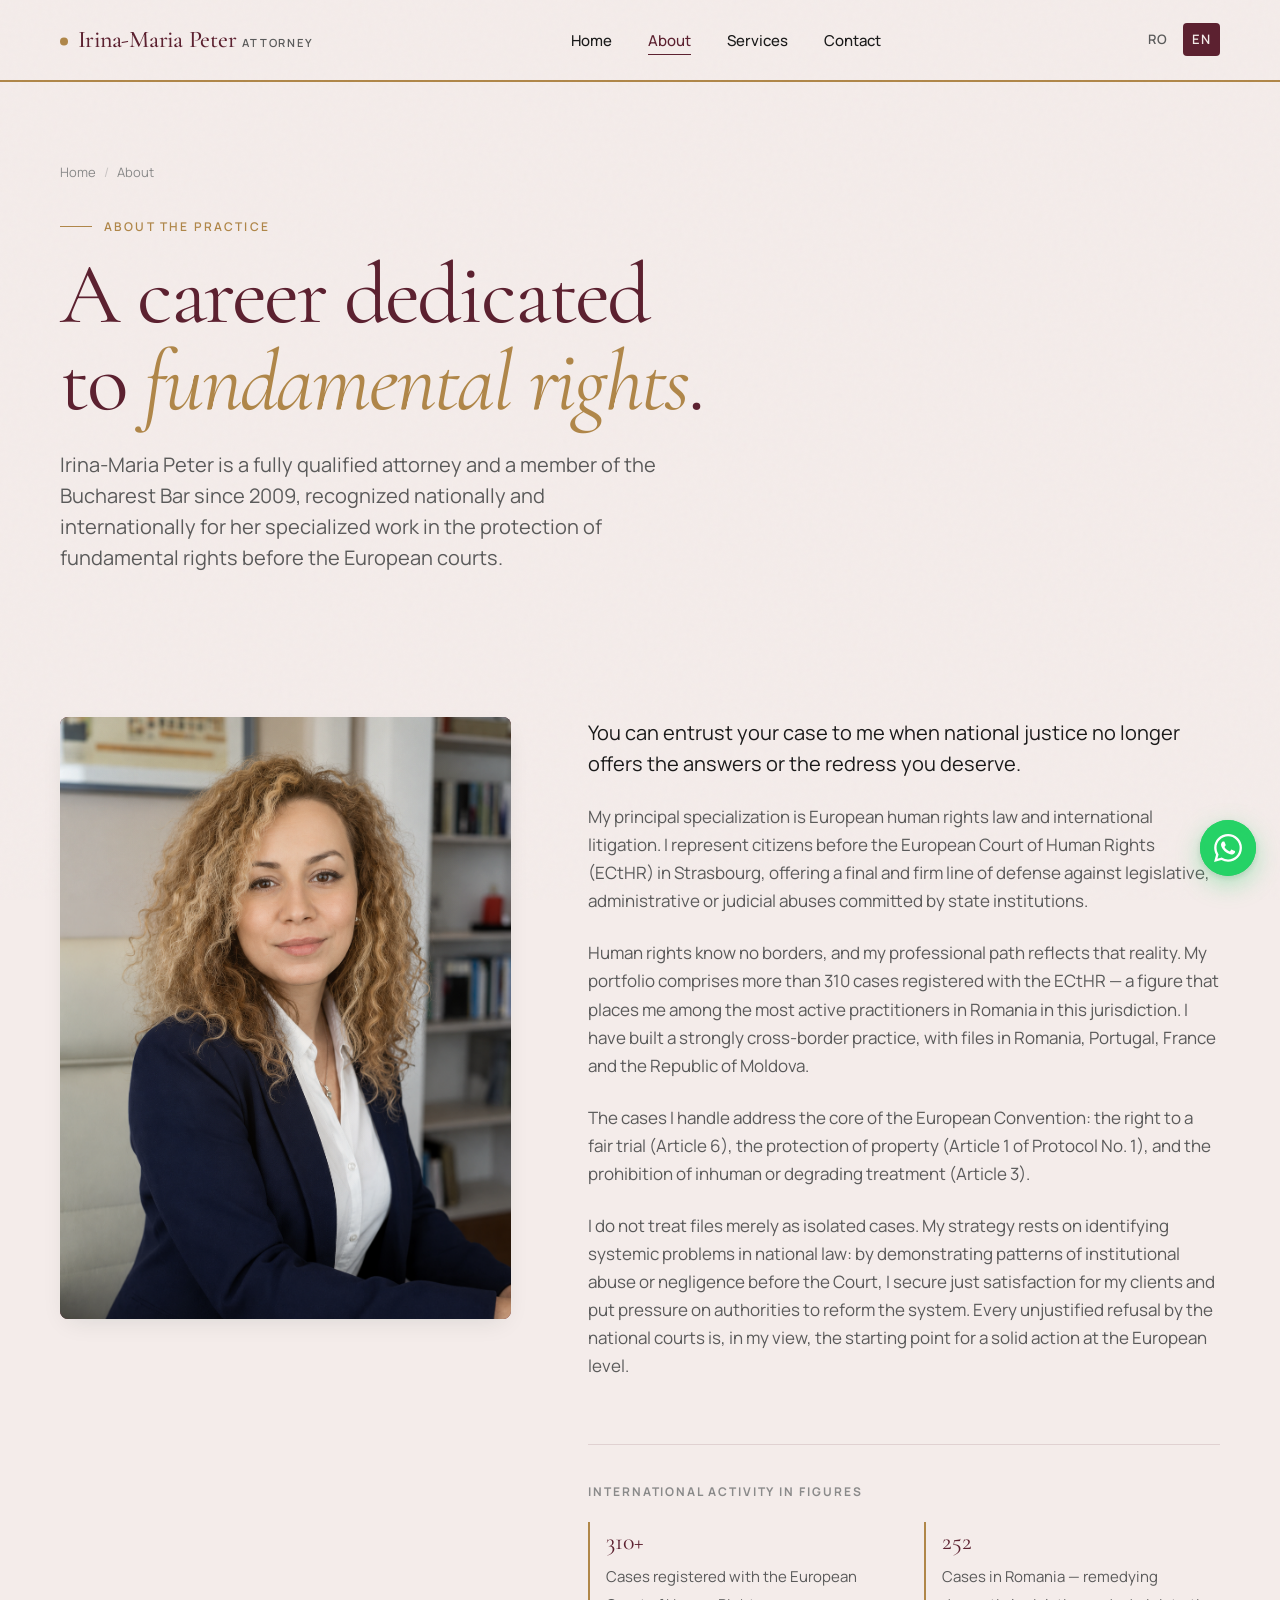
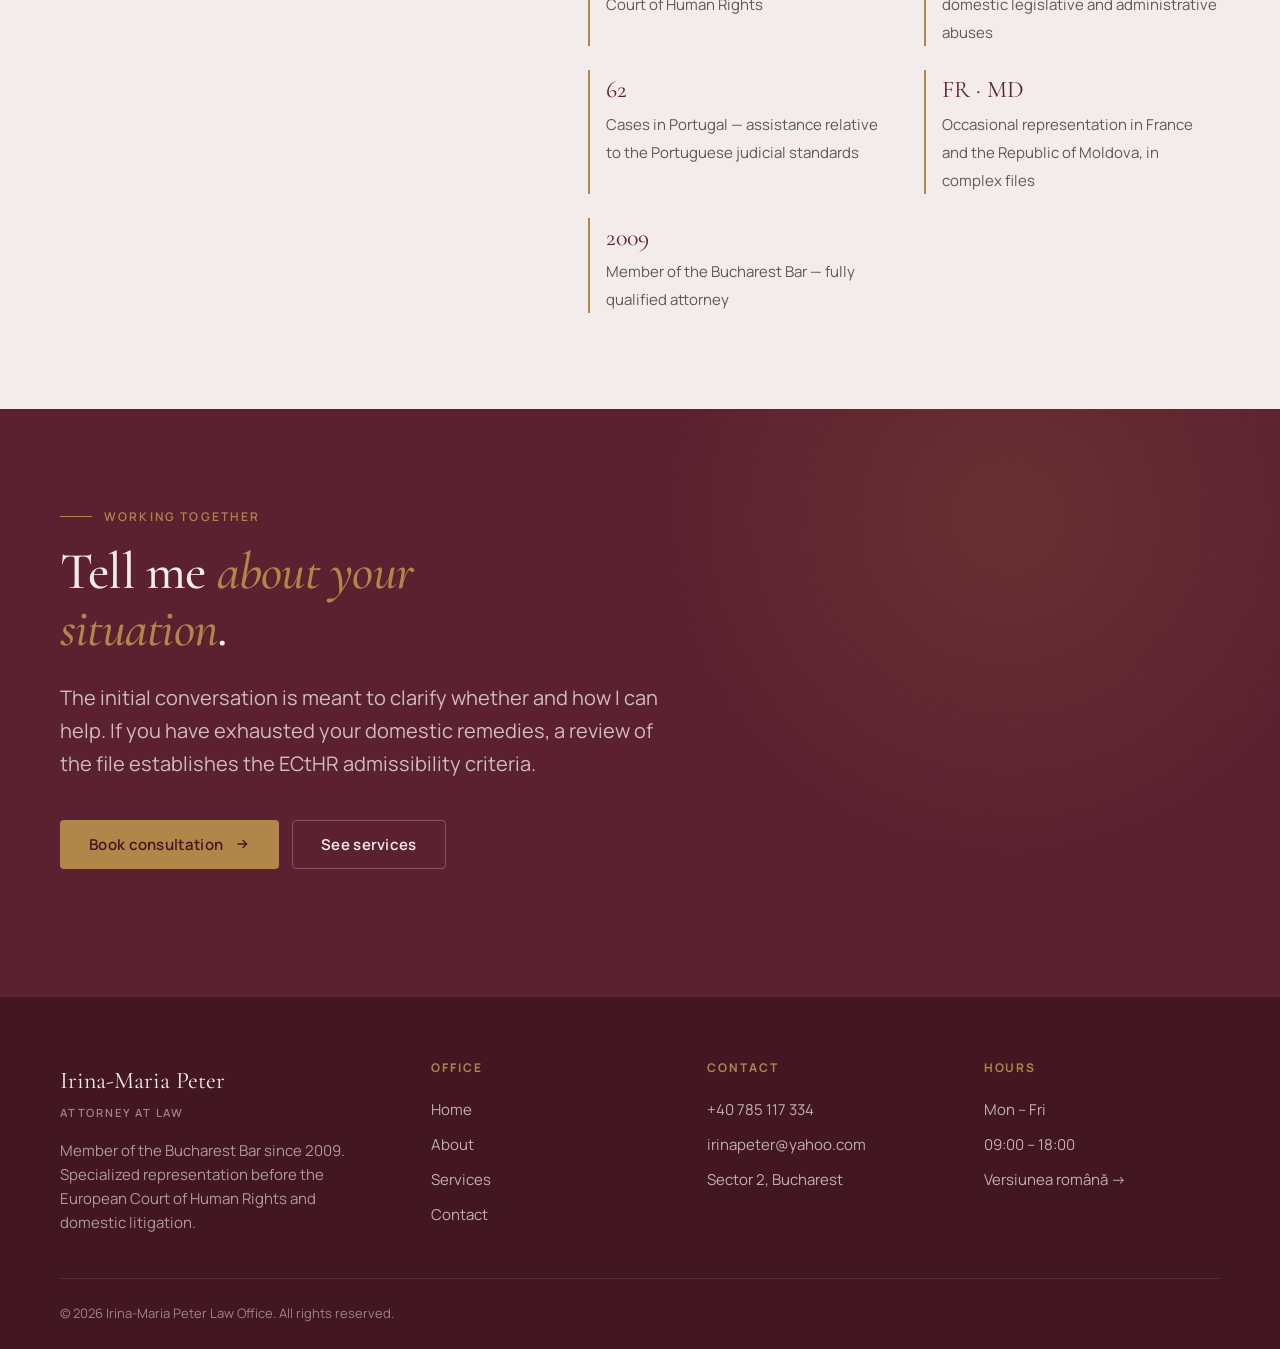
<file: en/about.html>
<!doctype html>
<html lang="en">
<head>
  <meta charset="utf-8" />
  <meta name="viewport" content="width=device-width,initial-scale=1" />

  <title>About Irina-Maria Peter — ECtHR Attorney in the Bucharest Bar | Human Rights Law</title>
  <meta name="description" content="Irina-Maria Peter — attorney in the Bucharest Bar since 2009, specialized in European human rights law. 310+ cases before the ECtHR, with files in Romania, Portugal, France and Moldova." />
  <meta name="robots" content="index, follow, max-image-preview:large" />
  <link rel="canonical" href="https://avocat-popescu.ro/en/about.html" />

  <link rel="alternate" hreflang="ro" href="https://avocat-popescu.ro/despre.html" />
  <link rel="alternate" hreflang="en" href="https://avocat-popescu.ro/en/about.html" />
  <link rel="alternate" hreflang="x-default" href="https://avocat-popescu.ro/" />

  <meta property="og:type" content="profile" />
  <meta property="og:locale" content="en_US" />
  <meta property="og:title" content="About Irina-Maria Peter — ECtHR Attorney in Bucharest" />
  <meta property="og:description" content="Attorney specialized in European human rights law, with 310+ cases before the ECtHR." />
  <meta property="og:url" content="https://avocat-popescu.ro/en/about.html" />
  <meta property="og:image" content="https://avocat-popescu.ro/assets/og-image.jpg" />

  <meta name="theme-color" content="#5c2130" />
  <link rel="icon" type="image/svg+xml" href="data:image/svg+xml,%3Csvg xmlns='http://www.w3.org/2000/svg' viewBox='0 0 32 32'%3E%3Crect width='32' height='32' rx='6' fill='%235c2130'/%3E%3Ctext x='50%25' y='50%25' dy='.35em' text-anchor='middle' font-family='Georgia,serif' font-size='18' font-style='italic' fill='%23b08749'%3EI%3C/text%3E%3C/svg%3E" />

  <link rel="preconnect" href="https://fonts.googleapis.com" />
  <link rel="preconnect" href="https://fonts.gstatic.com" crossorigin />
  <link href="https://fonts.googleapis.com/css2?family=Cormorant+Garamond:ital,wght@0,400;0,500;0,600;1,400;1,500&family=Manrope:wght@300;400;500;600;700&display=swap" rel="stylesheet" />
  <link rel="stylesheet" href="../assets/styles.css" />

  <script type="application/ld+json">
  {
    "@context": "https://schema.org",
    "@type": "ProfilePage",
    "mainEntity": {
      "@type": "Person",
      "name": "Irina-Maria Peter",
      "jobTitle": "Attorney at Law",
      "url": "https://avocat-popescu.ro/en/about.html",
      "knowsLanguage": ["ro","en"],
      "knowsAbout": ["European Convention on Human Rights", "European Court of Human Rights", "Civil law", "Criminal law", "Family law"],
      "memberOf": { "@type": "Organization", "name": "Bucharest Bar Association" }
    }
  }
  </script>
</head>

<body>
  <header class="site-header">
    <div class="container">
      <nav class="nav" aria-label="Main navigation">
        <a href="index.html" class="brand">
          <span class="brand-mark" aria-hidden="true"></span>
          <span>Irina-Maria Peter <small>Attorney</small></span>
        </a>
        <ul class="nav-links" data-open="false">
          <li><a href="index.html">Home</a></li>
          <li><a href="about.html" aria-current="page">About</a></li>
          <li><a href="services.html">Services</a></li>
          <li><a href="contact.html">Contact</a></li>
        </ul>
        <div class="nav-right">
          <div class="lang-switch">
            <a href="../despre.html">RO</a>
            <a href="about.html" class="active">EN</a>
          </div>
          <button class="nav-toggle" type="button" aria-expanded="false" aria-label="Open menu"><span></span></button>
        </div>
      </nav>
    </div>
  </header>

  <main>
    <section class="page-header">
      <div class="container">
        <nav class="breadcrumb" aria-label="Breadcrumb">
          <a href="index.html">Home</a><span class="breadcrumb-sep">/</span><span>About</span>
        </nav>
        <span class="eyebrow fade-up">About the practice</span>
        <h1 class="fade-up delay-1">
          A career dedicated to <em>fundamental rights</em>.
        </h1>
        <p class="lead fade-up delay-2">
          Irina-Maria Peter is a fully qualified attorney and a member of the Bucharest Bar since 2009, recognized nationally and internationally for her specialized work in the protection of fundamental rights before the European courts.
        </p>
      </div>
    </section>

    <section class="section">
      <div class="container">
        <div class="about-grid reveal">
          <div class="about-image">
            <img src="../assets/portrait.png" alt="Irina-Maria Peter, attorney in the Bucharest Bar" />
          </div>

          <div class="about-content">
            <p class="lead">
              You can entrust your case to me when national justice no longer offers the answers or the redress you deserve.
            </p>

            <p>
              My principal specialization is European human rights law and international litigation. I represent citizens before the European Court of Human Rights (ECtHR) in Strasbourg, offering a final and firm line of defense against legislative, administrative or judicial abuses committed by state institutions.
            </p>

            <p>
              Human rights know no borders, and my professional path reflects that reality. My portfolio comprises more than 310 cases registered with the ECtHR — a figure that places me among the most active practitioners in Romania in this jurisdiction. I have built a strongly cross-border practice, with files in Romania, Portugal, France and the Republic of Moldova.
            </p>

            <p>
              The cases I handle address the core of the European Convention: the right to a fair trial (Article 6), the protection of property (Article 1 of Protocol No. 1), and the prohibition of inhuman or degrading treatment (Article 3).
            </p>

            <p>
              I do not treat files merely as isolated cases. My strategy rests on identifying systemic problems in national law: by demonstrating patterns of institutional abuse or negligence before the Court, I secure just satisfaction for my clients and put pressure on authorities to reform the system. Every unjustified refusal by the national courts is, in my view, the starting point for a solid action at the European level.
            </p>

            <div class="credentials">
              <h3>International activity in figures</h3>
              <div class="credentials-list">
                <div class="credential-item">
                  <span class="year">310+</span>
                  <span class="desc">Cases registered with the European Court of Human Rights</span>
                </div>
                <div class="credential-item">
                  <span class="year">252</span>
                  <span class="desc">Cases in Romania — remedying domestic legislative and administrative abuses</span>
                </div>
                <div class="credential-item">
                  <span class="year">62</span>
                  <span class="desc">Cases in Portugal — assistance relative to the Portuguese judicial standards</span>
                </div>
                <div class="credential-item">
                  <span class="year">FR · MD</span>
                  <span class="desc">Occasional representation in France and the Republic of Moldova, in complex files</span>
                </div>
                <div class="credential-item">
                  <span class="year">2009</span>
                  <span class="desc">Member of the Bucharest Bar — fully qualified attorney</span>
                </div>
              </div>
            </div>
          </div>
        </div>
      </div>
    </section>

    <section class="cta-strip">
      <div class="container">
        <div class="reveal">
          <span class="eyebrow" style="color:var(--color-accent)">Working together</span>
          <h2 style="margin-top:1rem">Tell me <em>about your situation</em>.</h2>
          <p>The initial conversation is meant to clarify whether and how I can help. If you have exhausted your domestic remedies, a review of the file establishes the ECtHR admissibility criteria.</p>
          <div class="hero-actions">
            <a href="contact.html" class="btn btn-primary btn-arrow">Book consultation
              <svg viewBox="0 0 24 24" fill="none" stroke="currentColor" stroke-width="2"><path d="M5 12h14M13 6l6 6-6 6"/></svg></a>
            <a href="services.html" class="btn btn-ghost">See services</a>
          </div>
        </div>
      </div>
    </section>
  </main>

  <footer class="site-footer">
    <div class="container">
      <div class="footer-grid">
        <div>
          <span class="footer-brand">Irina-Maria Peter<small>Attorney at Law</small></span>
          <p style="color:rgba(245,241,234,0.6); max-width:32ch; font-size:0.9375rem; line-height:1.6">
            Member of the Bucharest Bar since 2009. Specialized representation before the European Court of Human Rights and domestic litigation.
          </p>
        </div>
        <div class="footer-col"><h4>Office</h4><ul>
          <li><a href="index.html">Home</a></li><li><a href="about.html">About</a></li>
          <li><a href="services.html">Services</a></li><li><a href="contact.html">Contact</a></li>
        </ul></div>
        <div class="footer-col"><h4>Contact</h4><ul>
          <li><a href="tel:+40785117334">+40 785 117 334</a></li>
          <li><a href="mailto:irinapeter@yahoo.com">irinapeter@yahoo.com</a></li>
          <li>Sector 2, Bucharest</li>
        </ul></div>
        <div class="footer-col"><h4>Hours</h4><ul>
          <li>Mon – Fri</li><li>09:00 – 18:00</li>
          <li style="margin-top:0.5rem"><a href="../despre.html">Versiunea română →</a></li>
        </ul></div>
      </div>
      <div class="footer-meta">
        <span>© <span data-year>2026</span> Irina-Maria Peter Law Office. All rights reserved.</span>
      </div>
    </div>
  </footer>

  <script src="../assets/script.js" defer></script>
</body>
</html>
</file>
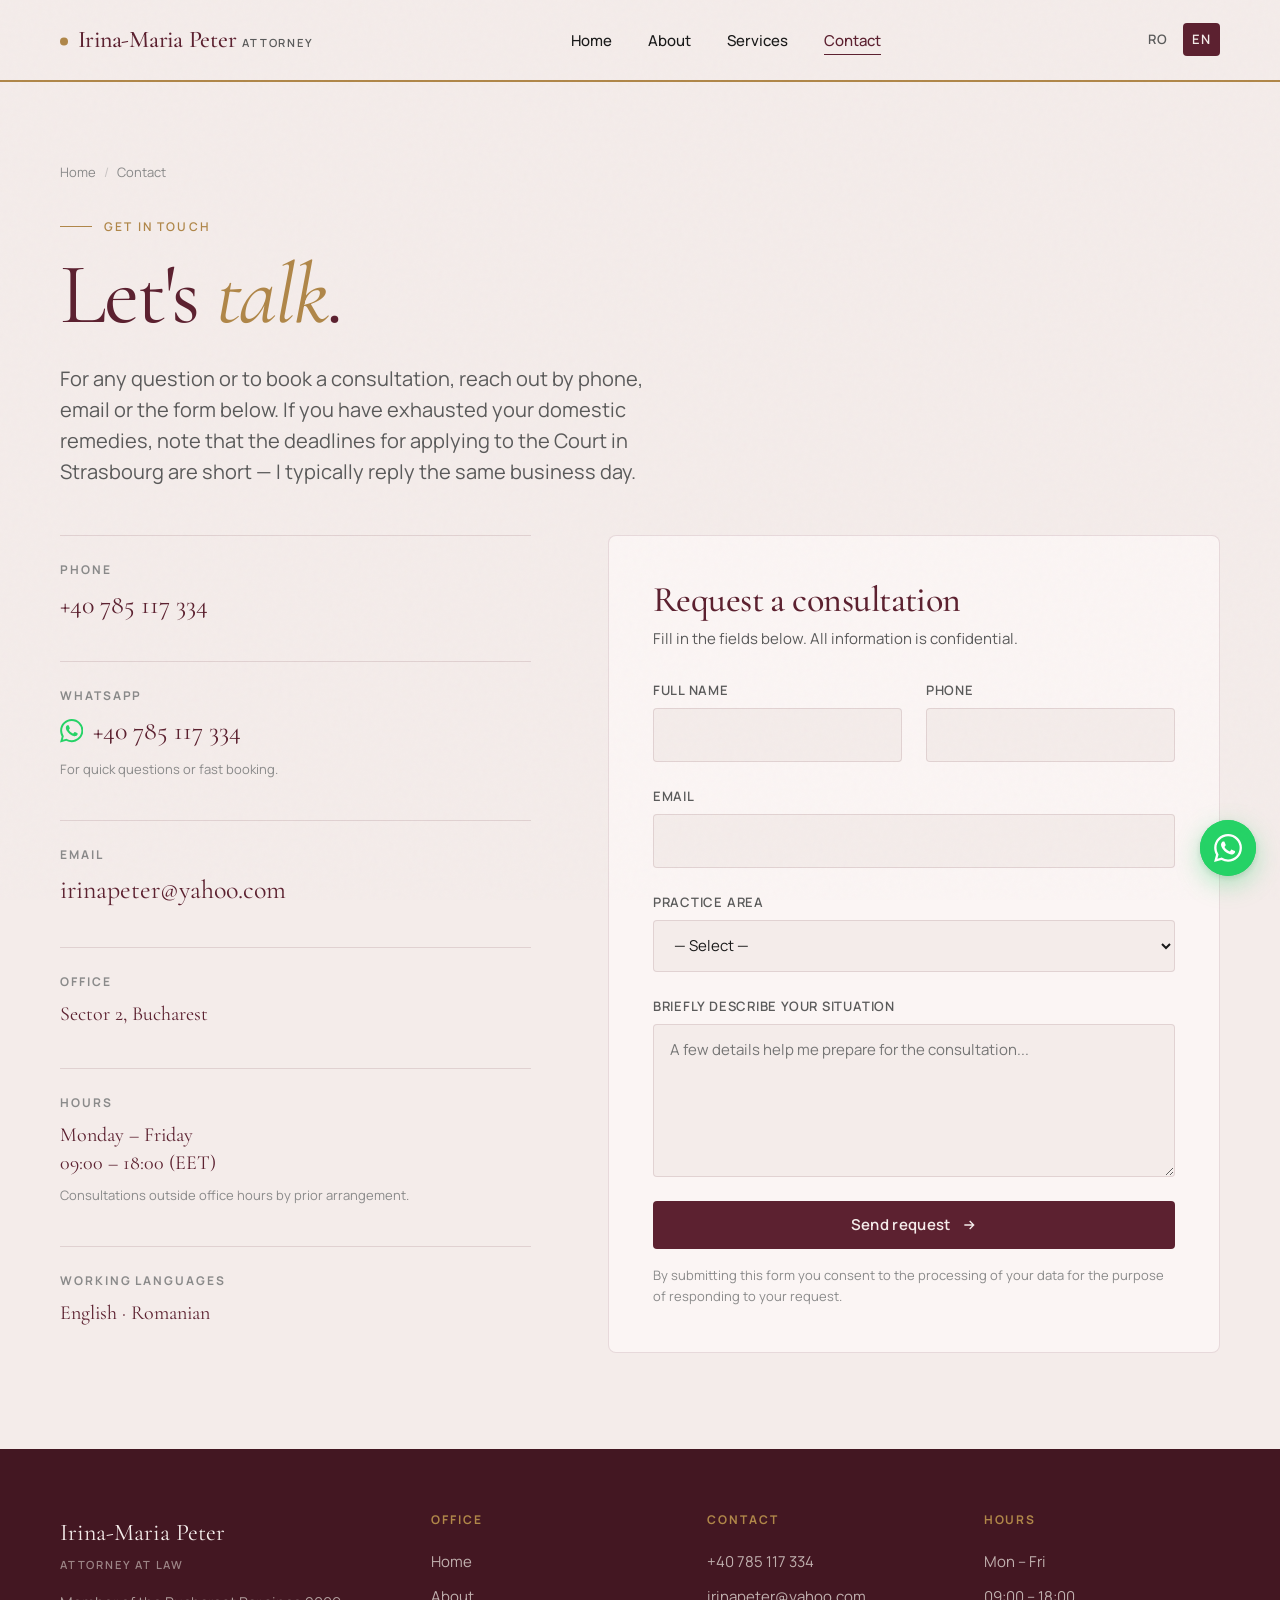
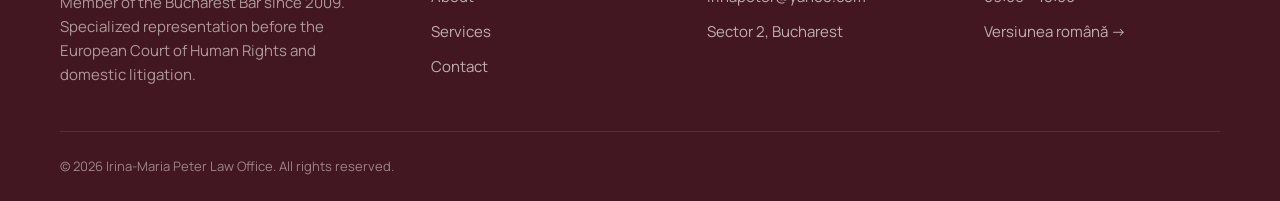
<file: en/contact.html>
<!doctype html>
<html lang="en">
<head>
  <meta charset="utf-8" />
  <meta name="viewport" content="width=device-width,initial-scale=1" />

  <title>Contact — Book a Consultation with Irina-Maria Peter | Bucharest Law Office</title>
  <meta name="description" content="Book a legal consultation with Irina-Maria Peter Law Office in Bucharest. Address, phone, email and contact form. In-person, phone or online consultations — including on ECtHR admissibility." />
  <meta name="robots" content="index, follow, max-image-preview:large" />
  <link rel="canonical" href="https://avocat-popescu.ro/en/contact.html" />

  <link rel="alternate" hreflang="ro" href="https://avocat-popescu.ro/contact.html" />
  <link rel="alternate" hreflang="en" href="https://avocat-popescu.ro/en/contact.html" />
  <link rel="alternate" hreflang="x-default" href="https://avocat-popescu.ro/" />

  <meta property="og:type" content="website" />
  <meta property="og:locale" content="en_US" />
  <meta property="og:title" content="Contact — Irina-Maria Peter, Attorney" />
  <meta property="og:description" content="Book a legal consultation in Bucharest." />
  <meta property="og:url" content="https://avocat-popescu.ro/en/contact.html" />
  <meta property="og:image" content="https://avocat-popescu.ro/assets/og-image.jpg" />

  <meta name="theme-color" content="#5c2130" />
  <link rel="icon" type="image/svg+xml" href="data:image/svg+xml,%3Csvg xmlns='http://www.w3.org/2000/svg' viewBox='0 0 32 32'%3E%3Crect width='32' height='32' rx='6' fill='%235c2130'/%3E%3Ctext x='50%25' y='50%25' dy='.35em' text-anchor='middle' font-family='Georgia,serif' font-size='18' font-style='italic' fill='%23b08749'%3EI%3C/text%3E%3C/svg%3E" />

  <link rel="preconnect" href="https://fonts.googleapis.com" />
  <link rel="preconnect" href="https://fonts.gstatic.com" crossorigin />
  <link href="https://fonts.googleapis.com/css2?family=Cormorant+Garamond:ital,wght@0,400;0,500;0,600;1,400;1,500&family=Manrope:wght@300;400;500;600;700&display=swap" rel="stylesheet" />
  <link rel="stylesheet" href="../assets/styles.css" />

  <script type="application/ld+json">
  {
    "@context": "https://schema.org",
    "@type": "ContactPage",
    "name": "Contact - Irina-Maria Peter, Attorney",
    "url": "https://avocat-popescu.ro/en/contact.html",
    "mainEntity": {
      "@type": "LegalService",
      "name": "Irina-Maria Peter Law Office",
      "telephone": "+40785117334",
      "email": "irinapeter@yahoo.com",
      "address": {
        "@type": "PostalAddress",
        "addressLocality": "Bucharest",
        "addressRegion": "Sector 2",
        "addressCountry": "RO"
      }
    },
    "breadcrumb": {
      "@type": "BreadcrumbList",
      "itemListElement": [
        { "@type": "ListItem", "position": 1, "name": "Home", "item": "https://avocat-popescu.ro/en/" },
        { "@type": "ListItem", "position": 2, "name": "Contact", "item": "https://avocat-popescu.ro/en/contact.html" }
      ]
    }
  }
  </script>
</head>

<body>
  <header class="site-header">
    <div class="container">
      <nav class="nav" aria-label="Main navigation">
        <a href="index.html" class="brand">
          <span class="brand-mark" aria-hidden="true"></span>
          <span>Irina-Maria Peter <small>Attorney</small></span>
        </a>
        <ul class="nav-links" data-open="false">
          <li><a href="index.html">Home</a></li>
          <li><a href="about.html">About</a></li>
          <li><a href="services.html">Services</a></li>
          <li><a href="contact.html" aria-current="page">Contact</a></li>
        </ul>
        <div class="nav-right">
          <div class="lang-switch">
            <a href="../contact.html">RO</a>
            <a href="contact.html" class="active">EN</a>
          </div>
          <button class="nav-toggle" type="button" aria-expanded="false" aria-label="Open menu"><span></span></button>
        </div>
      </nav>
    </div>
  </header>

  <main>
    <section class="page-header">
      <div class="container">
        <nav class="breadcrumb" aria-label="Breadcrumb">
          <a href="index.html">Home</a><span class="breadcrumb-sep">/</span><span>Contact</span>
        </nav>
        <span class="eyebrow fade-up">Get in touch</span>
        <h1 class="fade-up delay-1">
          Let's <em>talk</em>.
        </h1>
        <p class="lead fade-up delay-2">
          For any question or to book a consultation, reach out by phone, email or the form below. If you have exhausted your domestic remedies, note that the deadlines for applying to the Court in Strasbourg are short — I typically reply the same business day.
        </p>
      </div>
    </section>

    <section class="section" style="padding-top:0">
      <div class="container">
        <div class="contact-grid reveal">

          <div class="contact-info">
            <div class="contact-block">
              <div class="label">Phone</div>
              <a href="tel:+40785117334" class="value">+40 785 117 334</a>
            </div>

            <div class="contact-block">
              <div class="label">WhatsApp</div>
              <a href="https://wa.me/40723176164?text=Hello%2C%20I%27d%20like%20to%20schedule%20a%20consultation."
                 class="value contact-whatsapp"
                 target="_blank"
                 rel="noopener">
                <svg viewBox="0 0 24 24" fill="currentColor" aria-hidden="true">
                  <path d="M17.472 14.382c-.297-.149-1.758-.867-2.03-.967-.273-.099-.471-.148-.67.15-.197.297-.767.966-.94 1.164-.173.199-.347.223-.644.075-.297-.15-1.255-.463-2.39-1.475-.883-.788-1.48-1.761-1.653-2.059-.173-.297-.018-.458.13-.606.134-.133.298-.347.446-.52.149-.174.198-.298.298-.497.099-.198.05-.371-.025-.52-.075-.149-.669-1.612-.916-2.207-.242-.579-.487-.5-.669-.51-.173-.008-.371-.01-.57-.01-.198 0-.52.074-.792.372-.272.297-1.04 1.016-1.04 2.479 0 1.462 1.065 2.875 1.213 3.074.149.198 2.096 3.2 5.077 4.487.709.306 1.262.489 1.694.625.712.227 1.36.195 1.871.118.571-.085 1.758-.719 2.006-1.413.248-.694.248-1.289.173-1.413-.074-.124-.272-.198-.57-.347m-5.421 7.403h-.004a9.87 9.87 0 01-5.031-1.378l-.361-.214-3.741.982.998-3.648-.235-.374a9.86 9.86 0 01-1.51-5.26c.001-5.45 4.436-9.884 9.888-9.884 2.64 0 5.122 1.03 6.988 2.898a9.825 9.825 0 012.893 6.994c-.003 5.45-4.437 9.884-9.885 9.884m8.413-18.297A11.815 11.815 0 0012.05 0C5.495 0 .16 5.335.157 11.892c0 2.096.547 4.142 1.588 5.945L.057 24l6.305-1.654a11.882 11.882 0 005.683 1.448h.005c6.554 0 11.89-5.335 11.893-11.893a11.821 11.821 0 00-3.48-8.413z"/>
                </svg>
                <span>+40 785 117 334</span>
              </a>
              <p class="form-note" style="margin-top:0.5rem">
                For quick questions or fast booking.
              </p>
            </div>

            <div class="contact-block">
              <div class="label">Email</div>
              <a href="mailto:irinapeter@yahoo.com" class="value">irinapeter@yahoo.com</a>
            </div>

            <div class="contact-block">
              <div class="label">Office</div>
              <span class="value" style="font-size:1.25rem; line-height:1.4">
                Sector 2, Bucharest
              </span>
            </div>

            <div class="contact-block">
              <div class="label">Hours</div>
              <span class="value" style="font-size:1.25rem; line-height:1.4">
                Monday – Friday<br>
                09:00 – 18:00 (EET)
              </span>
              <p class="form-note" style="margin-top:0.5rem">
                Consultations outside office hours by prior arrangement.
              </p>
            </div>

            <div class="contact-block">
              <div class="label">Working languages</div>
              <span class="value" style="font-size:1.25rem">English · Romanian</span>
            </div>
          </div>

          <!-- Form: configure action with your Formspree URL (see README) -->
          <form class="form-card" action="https://formspree.io/f/YOUR_FORM_ID" method="POST" novalidate>
            <h2 style="margin-bottom:0.5rem">Request a consultation</h2>
            <p style="color:var(--color-ink-muted); margin-bottom:1.75rem; font-size:0.9375rem">
              Fill in the fields below. All information is confidential.
            </p>

            <div class="form-row">
              <div class="form-field">
                <label for="name">Full name</label>
                <input type="text" id="name" name="name" required autocomplete="name" />
              </div>
              <div class="form-field">
                <label for="phone">Phone</label>
                <input type="tel" id="phone" name="phone" autocomplete="tel" />
              </div>
            </div>

            <div class="form-field">
              <label for="email">Email</label>
              <input type="email" id="email" name="email" required autocomplete="email" />
            </div>

            <div class="form-field">
              <label for="area">Practice area</label>
              <select id="area" name="practice_area">
                <option value="">— Select —</option>
                <option>European Law (ECtHR)</option>
                <option>Civil Law</option>
                <option>Criminal Law</option>
                <option>Family Law</option>
                <option>Employment Law</option>
                <option>Administrative Litigation</option>
                <option>Mediation</option>
                <option>Other</option>
              </select>
            </div>

            <div class="form-field">
              <label for="message">Briefly describe your situation</label>
              <textarea id="message" name="message" rows="5" required placeholder="A few details help me prepare for the consultation..."></textarea>
            </div>

            <!-- Honeypot for spam -->
            <input type="text" name="_gotcha" style="display:none" tabindex="-1" autocomplete="off" />

            <button type="submit" class="btn btn-primary btn-arrow" style="width:100%; justify-content:center">
              Send request
              <svg viewBox="0 0 24 24" fill="none" stroke="currentColor" stroke-width="2"><path d="M5 12h14M13 6l6 6-6 6"/></svg>
            </button>

            <p class="form-note">
              By submitting this form you consent to the processing of your data for the purpose of responding to your request.
            </p>
          </form>

        </div>
      </div>
    </section>
  </main>

  <footer class="site-footer">
    <div class="container">
      <div class="footer-grid">
        <div>
          <span class="footer-brand">Irina-Maria Peter<small>Attorney at Law</small></span>
          <p style="color:rgba(245,241,234,0.6); max-width:32ch; font-size:0.9375rem; line-height:1.6">
            Member of the Bucharest Bar since 2009. Specialized representation before the European Court of Human Rights and domestic litigation.
          </p>
        </div>
        <div class="footer-col"><h4>Office</h4><ul>
          <li><a href="index.html">Home</a></li><li><a href="about.html">About</a></li>
          <li><a href="services.html">Services</a></li><li><a href="contact.html">Contact</a></li>
        </ul></div>
        <div class="footer-col"><h4>Contact</h4><ul>
          <li><a href="tel:+40785117334">+40 785 117 334</a></li>
          <li><a href="mailto:irinapeter@yahoo.com">irinapeter@yahoo.com</a></li>
          <li>Sector 2, Bucharest</li>
        </ul></div>
        <div class="footer-col"><h4>Hours</h4><ul>
          <li>Mon – Fri</li><li>09:00 – 18:00</li>
          <li style="margin-top:0.5rem"><a href="../contact.html">Versiunea română →</a></li>
        </ul></div>
      </div>
      <div class="footer-meta">
        <span>© <span data-year>2026</span> Irina-Maria Peter Law Office. All rights reserved.</span>
      </div>
    </div>
  </footer>

  <script src="../assets/script.js" defer></script>
</body>
</html>
</file>
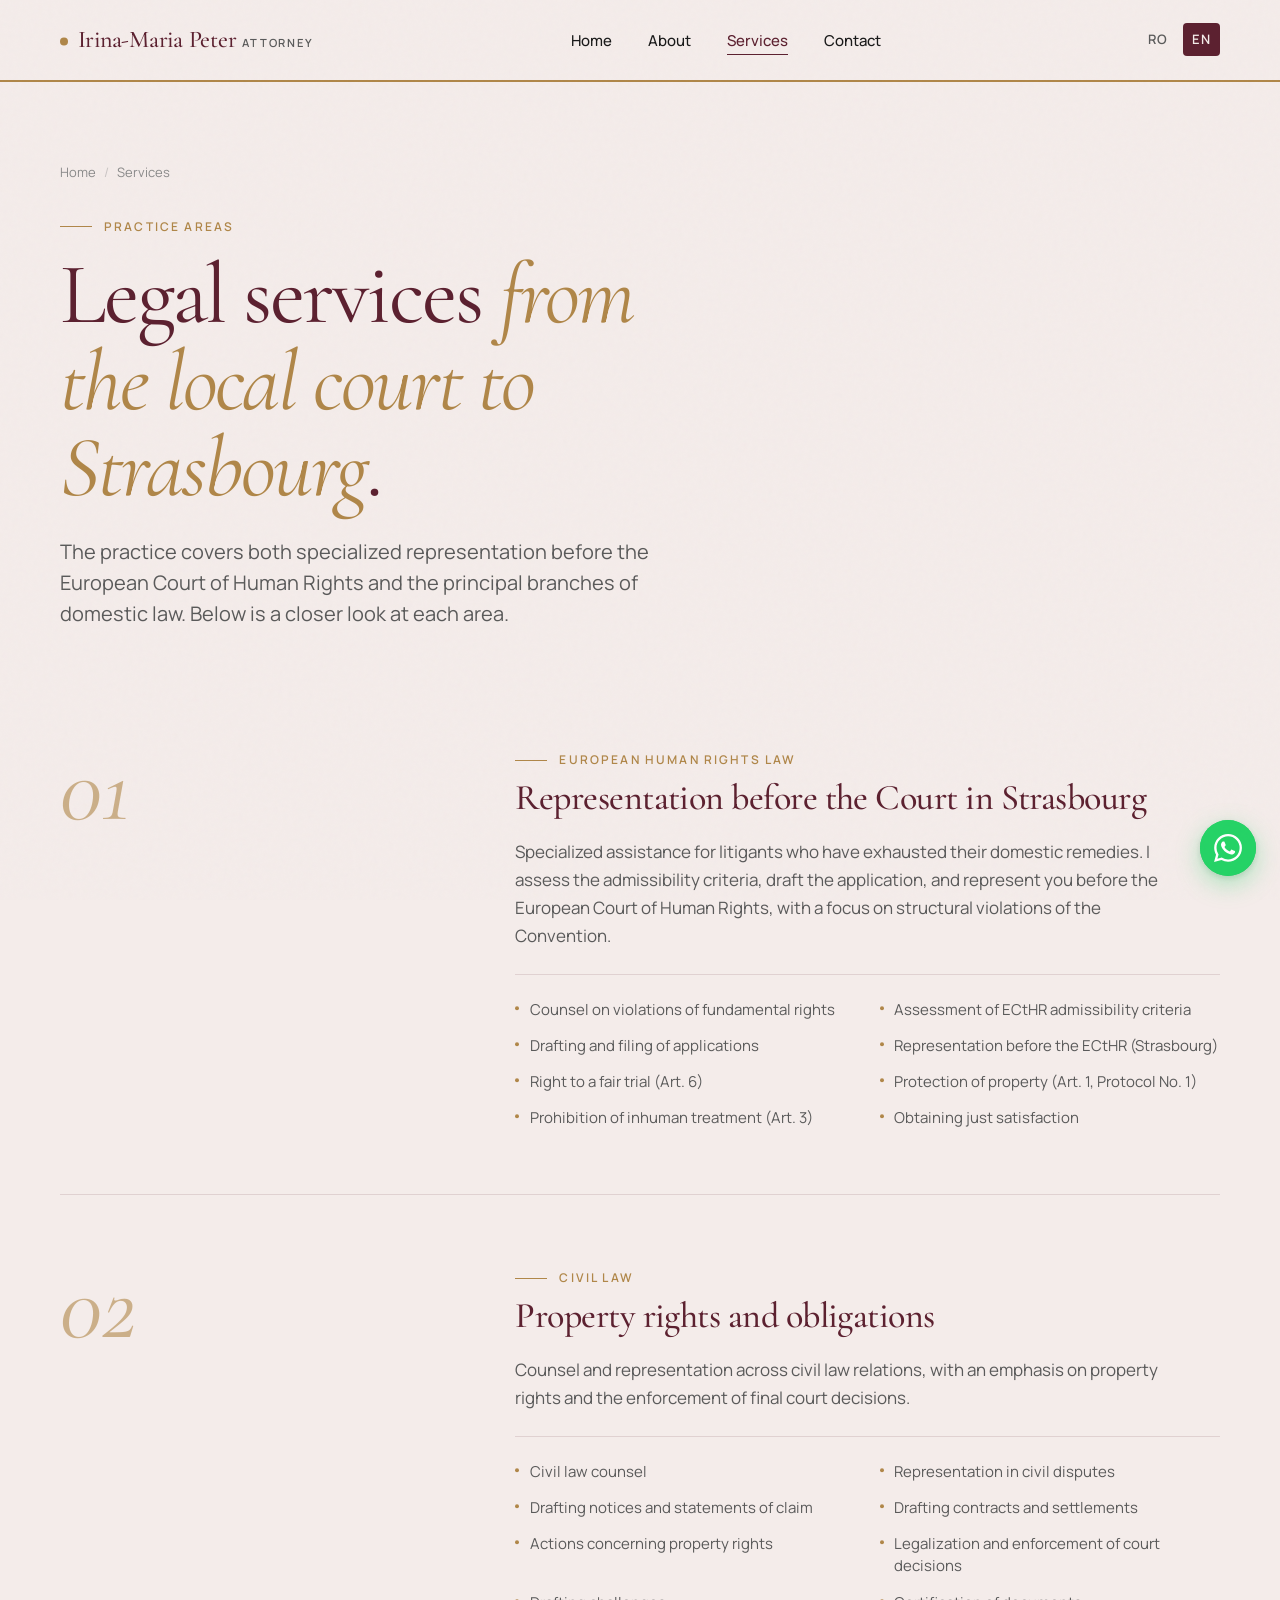
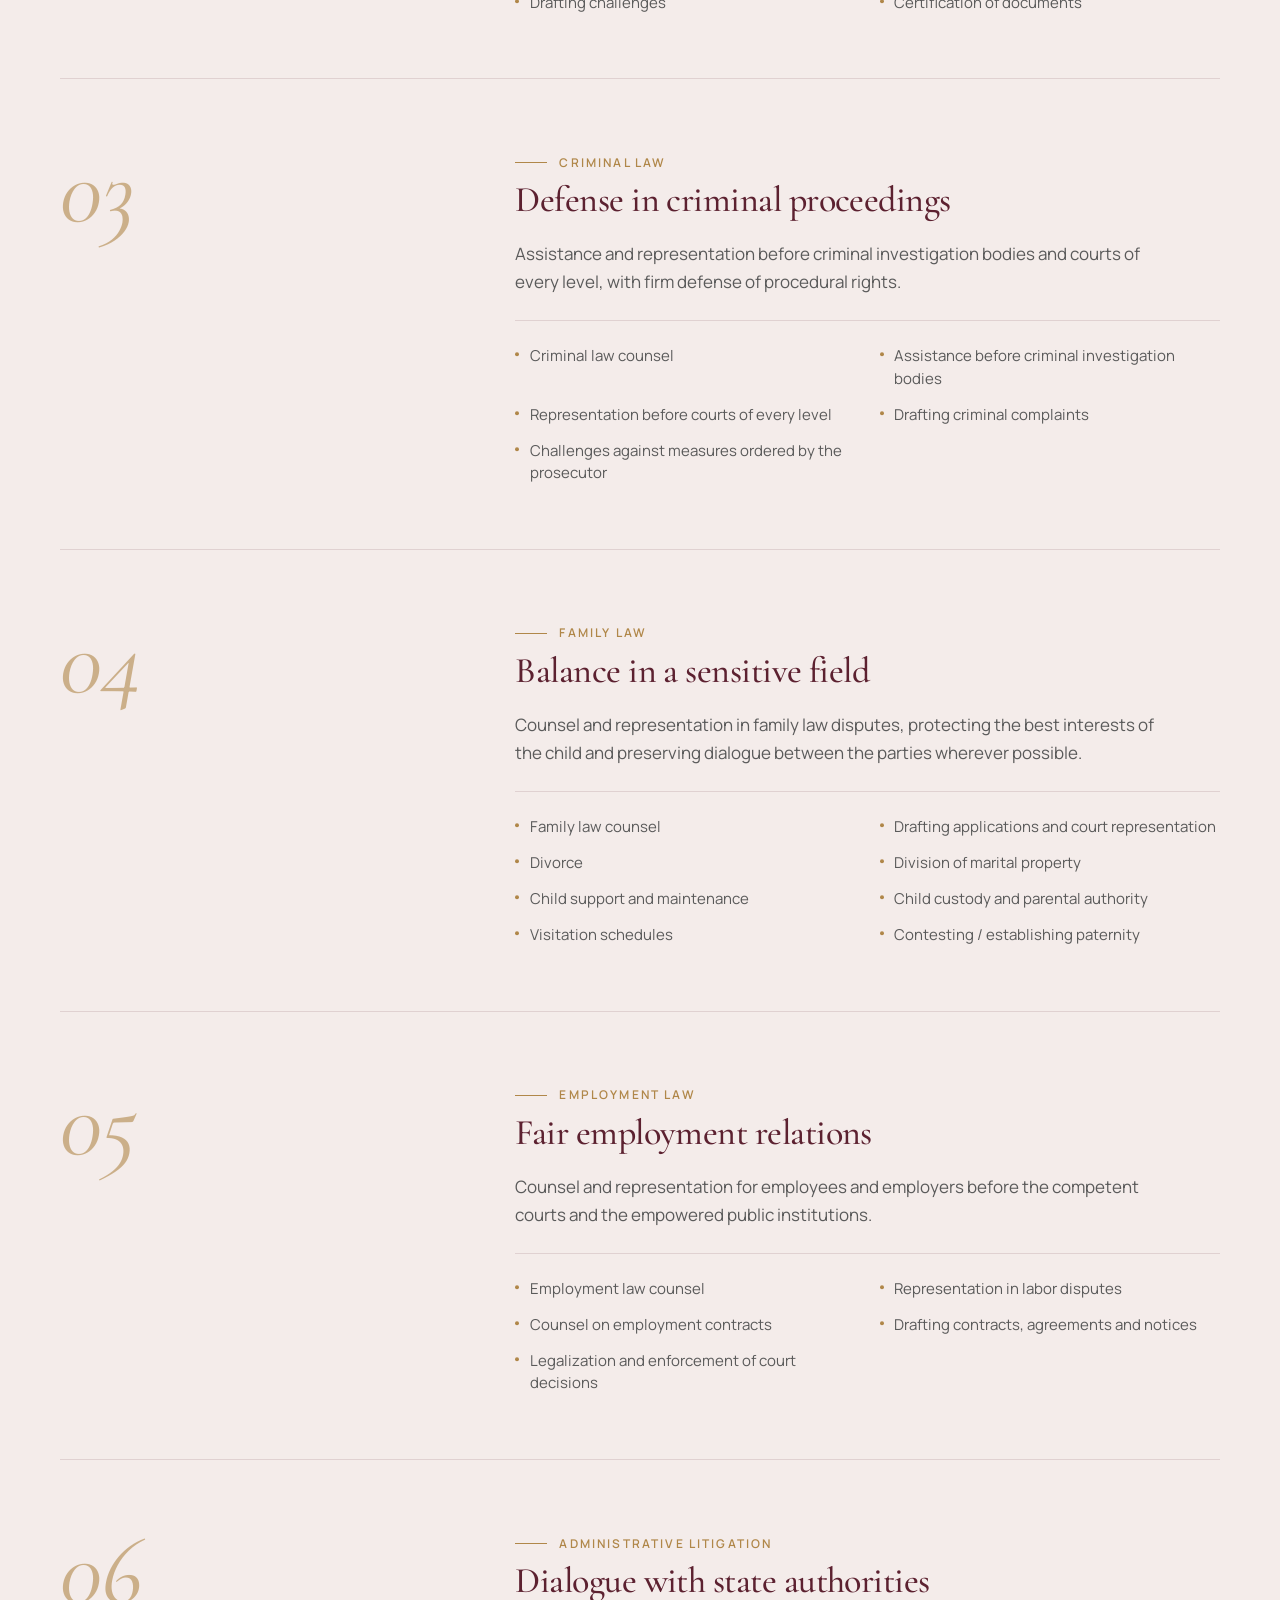
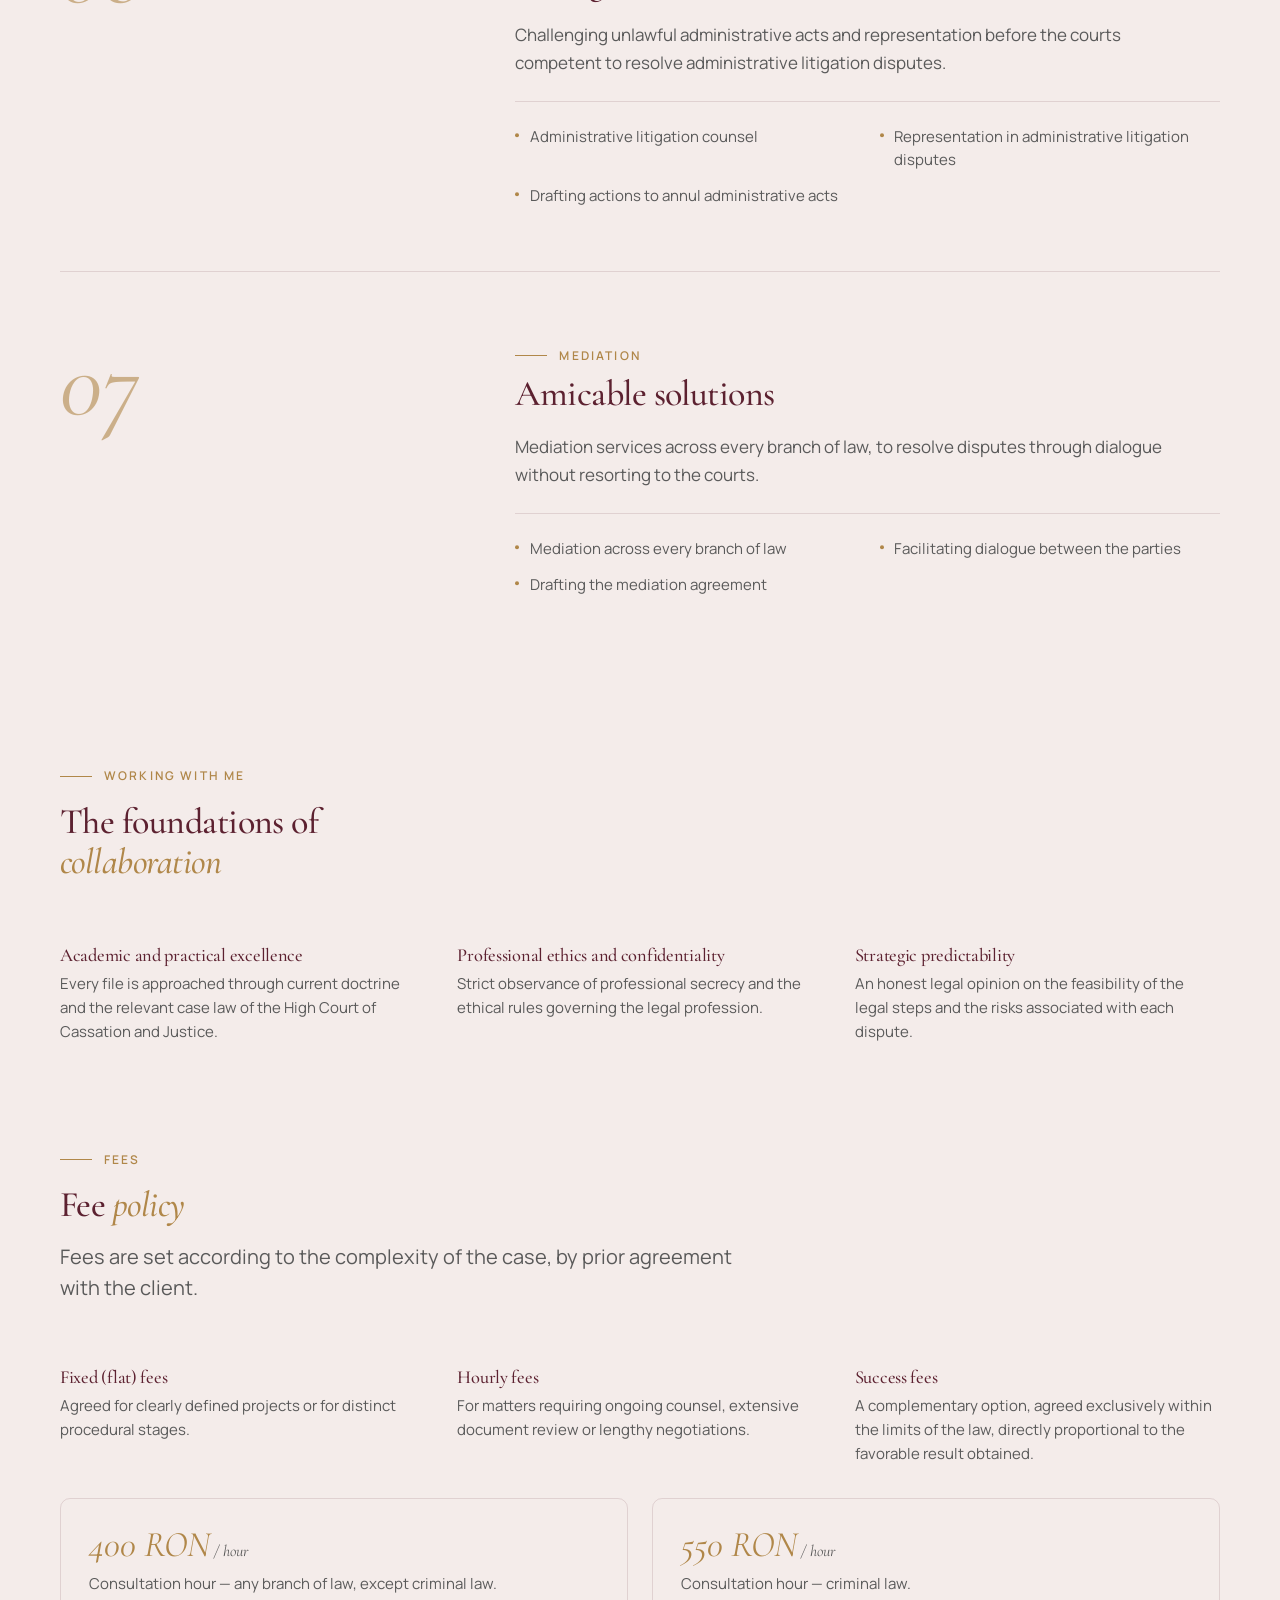
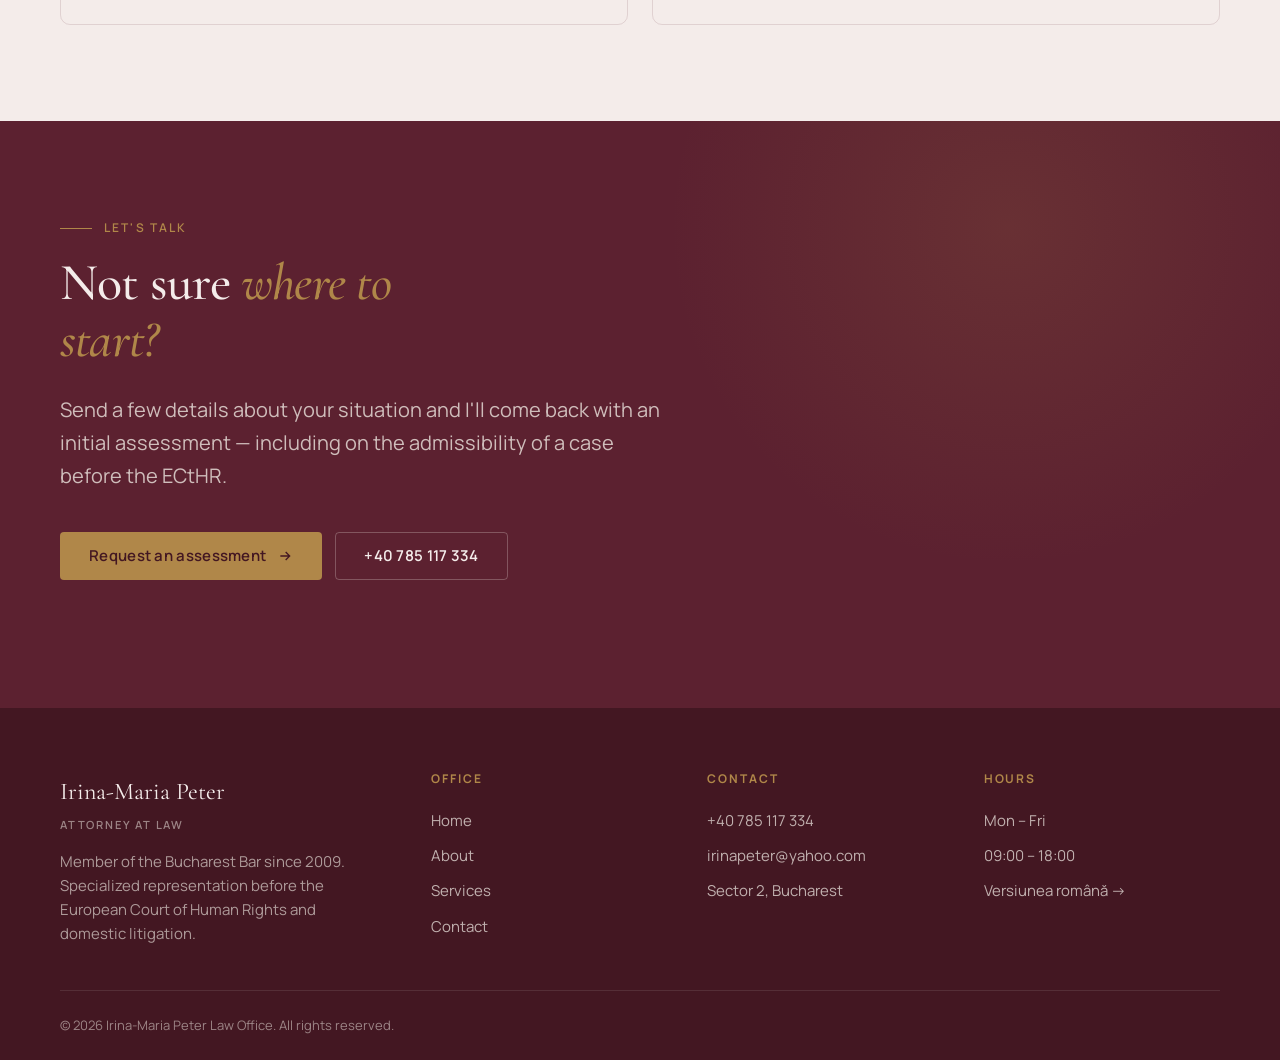
<file: en/services.html>
<!doctype html>
<html lang="en">
<head>
  <meta charset="utf-8" />
  <meta name="viewport" content="width=device-width,initial-scale=1" />

  <title>Legal Services — ECtHR, Civil, Criminal, Family, Employment Law | Irina-Maria Peter</title>
  <meta name="description" content="Legal services in Bucharest: representation before the ECtHR (Strasbourg), civil law, criminal law, family law, employment law, administrative litigation and mediation. Counsel, drafting of applications and court representation." />
  <meta name="robots" content="index, follow, max-image-preview:large" />
  <link rel="canonical" href="https://avocat-popescu.ro/en/services.html" />

  <link rel="alternate" hreflang="ro" href="https://avocat-popescu.ro/servicii.html" />
  <link rel="alternate" hreflang="en" href="https://avocat-popescu.ro/en/services.html" />
  <link rel="alternate" hreflang="x-default" href="https://avocat-popescu.ro/" />

  <meta property="og:type" content="website" />
  <meta property="og:locale" content="en_US" />
  <meta property="og:title" content="Legal Services — Irina-Maria Peter, Bucharest" />
  <meta property="og:description" content="ECtHR representation, civil, criminal, family, employment, administrative law and mediation." />
  <meta property="og:url" content="https://avocat-popescu.ro/en/services.html" />
  <meta property="og:image" content="https://avocat-popescu.ro/assets/og-image.jpg" />

  <meta name="theme-color" content="#5c2130" />
  <link rel="icon" type="image/svg+xml" href="data:image/svg+xml,%3Csvg xmlns='http://www.w3.org/2000/svg' viewBox='0 0 32 32'%3E%3Crect width='32' height='32' rx='6' fill='%235c2130'/%3E%3Ctext x='50%25' y='50%25' dy='.35em' text-anchor='middle' font-family='Georgia,serif' font-size='18' font-style='italic' fill='%23b08749'%3EI%3C/text%3E%3C/svg%3E" />

  <link rel="preconnect" href="https://fonts.googleapis.com" />
  <link rel="preconnect" href="https://fonts.gstatic.com" crossorigin />
  <link href="https://fonts.googleapis.com/css2?family=Cormorant+Garamond:ital,wght@0,400;0,500;0,600;1,400;1,500&family=Manrope:wght@300;400;500;600;700&display=swap" rel="stylesheet" />
  <link rel="stylesheet" href="../assets/styles.css" />

  <style>
    .service-detail {
      padding-block: clamp(2.5rem, 5vw, 4rem);
      border-bottom: 1px solid var(--color-line);
    }
    .service-detail:last-of-type { border-bottom: none; }
    .service-detail-grid {
      display: grid; grid-template-columns: 1fr 1.8fr;
      gap: clamp(2rem, 5vw, 4rem); align-items: start;
    }
    .service-detail-num {
      font-family: var(--font-display); font-style: italic;
      font-size: clamp(3.5rem, 8vw, 6rem); color: var(--color-accent);
      line-height: 1; opacity: 0.6;
    }
    .service-detail h2 { margin-top: 0.5rem; margin-bottom: 1.25rem; }
    .service-detail-list {
      display: grid; grid-template-columns: repeat(auto-fit, minmax(240px, 1fr));
      gap: 0.85rem 1.5rem; margin-top: 1.5rem; padding-top: 1.5rem;
      border-top: 1px solid var(--color-line);
    }
    .service-detail-list li {
      display: flex; gap: 0.65rem; align-items: baseline;
      font-size: 0.9375rem; color: var(--color-ink-muted); line-height: 1.5;
    }
    .service-detail-list li::before {
      content: ''; width: 4px; height: 4px; background: var(--color-accent);
      border-radius: 50%; flex-shrink: 0; transform: translateY(-0.3rem);
    }
    .fees-grid {
      display: grid; grid-template-columns: repeat(auto-fit, minmax(260px, 1fr));
      gap: 1.5rem; margin-top: 2rem;
    }
    .fee-card { border: 1px solid var(--color-line); border-radius: 10px; padding: 1.75rem; }
    .fee-card .rate {
      font-family: var(--font-display); font-style: italic;
      font-size: 2.25rem; color: var(--color-accent); line-height: 1;
    }
    .fee-card p { margin-top: 0.6rem; color: var(--color-ink-muted); font-size: 0.9375rem; line-height: 1.5; }
    .principles-grid {
      display: grid; grid-template-columns: repeat(auto-fit, minmax(260px, 1fr));
      gap: 1.75rem 2rem; margin-top: 2rem;
    }
    .principle h3 { font-size: 1.15rem; margin-bottom: 0.4rem; }
    .principle p { color: var(--color-ink-muted); font-size: 0.9375rem; line-height: 1.6; }
    @media (max-width: 720px) { .service-detail-grid { grid-template-columns: 1fr; } }
  </style>
</head>

<body>
  <header class="site-header">
    <div class="container">
      <nav class="nav" aria-label="Main navigation">
        <a href="index.html" class="brand">
          <span class="brand-mark" aria-hidden="true"></span>
          <span>Irina-Maria Peter <small>Attorney</small></span>
        </a>
        <ul class="nav-links" data-open="false">
          <li><a href="index.html">Home</a></li>
          <li><a href="about.html">About</a></li>
          <li><a href="services.html" aria-current="page">Services</a></li>
          <li><a href="contact.html">Contact</a></li>
        </ul>
        <div class="nav-right">
          <div class="lang-switch">
            <a href="../servicii.html">RO</a>
            <a href="services.html" class="active">EN</a>
          </div>
          <button class="nav-toggle" type="button" aria-expanded="false" aria-label="Open menu"><span></span></button>
        </div>
      </nav>
    </div>
  </header>

  <main>
    <section class="page-header">
      <div class="container">
        <nav class="breadcrumb" aria-label="Breadcrumb">
          <a href="index.html">Home</a><span class="breadcrumb-sep">/</span><span>Services</span>
        </nav>
        <span class="eyebrow fade-up">Practice areas</span>
        <h1 class="fade-up delay-1">
          Legal services <em>from the local court to Strasbourg</em>.
        </h1>
        <p class="lead fade-up delay-2">
          The practice covers both specialized representation before the European Court of Human Rights and the principal branches of domestic law. Below is a closer look at each area.
        </p>
      </div>
    </section>

    <section>
      <div class="container">

        <article id="european" class="service-detail reveal">
          <div class="service-detail-grid">
            <span class="service-detail-num">01</span>
            <div>
              <span class="eyebrow">European Human Rights Law</span>
              <h2>Representation before the Court in Strasbourg</h2>
              <p style="color:var(--color-ink-muted)">
                Specialized assistance for litigants who have exhausted their domestic remedies. I assess the admissibility criteria, draft the application, and represent you before the European Court of Human Rights, with a focus on structural violations of the Convention.
              </p>
              <ul class="service-detail-list">
                <li>Counsel on violations of fundamental rights</li>
                <li>Assessment of ECtHR admissibility criteria</li>
                <li>Drafting and filing of applications</li>
                <li>Representation before the ECtHR (Strasbourg)</li>
                <li>Right to a fair trial (Art. 6)</li>
                <li>Protection of property (Art. 1, Protocol No. 1)</li>
                <li>Prohibition of inhuman treatment (Art. 3)</li>
                <li>Obtaining just satisfaction</li>
              </ul>
            </div>
          </div>
        </article>

        <article id="civil" class="service-detail reveal">
          <div class="service-detail-grid">
            <span class="service-detail-num">02</span>
            <div>
              <span class="eyebrow">Civil Law</span>
              <h2>Property rights and obligations</h2>
              <p style="color:var(--color-ink-muted)">
                Counsel and representation across civil law relations, with an emphasis on property rights and the enforcement of final court decisions.
              </p>
              <ul class="service-detail-list">
                <li>Civil law counsel</li>
                <li>Representation in civil disputes</li>
                <li>Drafting notices and statements of claim</li>
                <li>Drafting contracts and settlements</li>
                <li>Actions concerning property rights</li>
                <li>Legalization and enforcement of court decisions</li>
                <li>Drafting challenges</li>
                <li>Certification of documents</li>
              </ul>
            </div>
          </div>
        </article>

        <article id="criminal" class="service-detail reveal">
          <div class="service-detail-grid">
            <span class="service-detail-num">03</span>
            <div>
              <span class="eyebrow">Criminal Law</span>
              <h2>Defense in criminal proceedings</h2>
              <p style="color:var(--color-ink-muted)">
                Assistance and representation before criminal investigation bodies and courts of every level, with firm defense of procedural rights.
              </p>
              <ul class="service-detail-list">
                <li>Criminal law counsel</li>
                <li>Assistance before criminal investigation bodies</li>
                <li>Representation before courts of every level</li>
                <li>Drafting criminal complaints</li>
                <li>Challenges against measures ordered by the prosecutor</li>
              </ul>
            </div>
          </div>
        </article>

        <article id="family" class="service-detail reveal">
          <div class="service-detail-grid">
            <span class="service-detail-num">04</span>
            <div>
              <span class="eyebrow">Family Law</span>
              <h2>Balance in a sensitive field</h2>
              <p style="color:var(--color-ink-muted)">
                Counsel and representation in family law disputes, protecting the best interests of the child and preserving dialogue between the parties wherever possible.
              </p>
              <ul class="service-detail-list">
                <li>Family law counsel</li>
                <li>Drafting applications and court representation</li>
                <li>Divorce</li>
                <li>Division of marital property</li>
                <li>Child support and maintenance</li>
                <li>Child custody and parental authority</li>
                <li>Visitation schedules</li>
                <li>Contesting / establishing paternity</li>
              </ul>
            </div>
          </div>
        </article>

        <article id="employment" class="service-detail reveal">
          <div class="service-detail-grid">
            <span class="service-detail-num">05</span>
            <div>
              <span class="eyebrow">Employment Law</span>
              <h2>Fair employment relations</h2>
              <p style="color:var(--color-ink-muted)">
                Counsel and representation for employees and employers before the competent courts and the empowered public institutions.
              </p>
              <ul class="service-detail-list">
                <li>Employment law counsel</li>
                <li>Representation in labor disputes</li>
                <li>Counsel on employment contracts</li>
                <li>Drafting contracts, agreements and notices</li>
                <li>Legalization and enforcement of court decisions</li>
              </ul>
            </div>
          </div>
        </article>

        <article id="administrative" class="service-detail reveal">
          <div class="service-detail-grid">
            <span class="service-detail-num">06</span>
            <div>
              <span class="eyebrow">Administrative Litigation</span>
              <h2>Dialogue with state authorities</h2>
              <p style="color:var(--color-ink-muted)">
                Challenging unlawful administrative acts and representation before the courts competent to resolve administrative litigation disputes.
              </p>
              <ul class="service-detail-list">
                <li>Administrative litigation counsel</li>
                <li>Representation in administrative litigation disputes</li>
                <li>Drafting actions to annul administrative acts</li>
              </ul>
            </div>
          </div>
        </article>

        <article id="mediation" class="service-detail reveal">
          <div class="service-detail-grid">
            <span class="service-detail-num">07</span>
            <div>
              <span class="eyebrow">Mediation</span>
              <h2>Amicable solutions</h2>
              <p style="color:var(--color-ink-muted)">
                Mediation services across every branch of law, to resolve disputes through dialogue without resorting to the courts.
              </p>
              <ul class="service-detail-list">
                <li>Mediation across every branch of law</li>
                <li>Facilitating dialogue between the parties</li>
                <li>Drafting the mediation agreement</li>
              </ul>
            </div>
          </div>
        </article>

      </div>
    </section>

    <!-- ============ FOUNDATIONS OF COLLABORATION ============ -->
    <section class="section">
      <div class="container">
        <div class="section-header reveal">
          <span class="eyebrow">Working with me</span>
          <h2>The foundations of <em style="font-style:italic;color:var(--color-accent)">collaboration</em></h2>
        </div>
        <div class="principles-grid reveal">
          <div class="principle">
            <h3>Academic and practical excellence</h3>
            <p>Every file is approached through current doctrine and the relevant case law of the High Court of Cassation and Justice.</p>
          </div>
          <div class="principle">
            <h3>Professional ethics and confidentiality</h3>
            <p>Strict observance of professional secrecy and the ethical rules governing the legal profession.</p>
          </div>
          <div class="principle">
            <h3>Strategic predictability</h3>
            <p>An honest legal opinion on the feasibility of the legal steps and the risks associated with each dispute.</p>
          </div>
        </div>
      </div>
    </section>

    <!-- ============ FEES ============ -->
    <section class="section" style="padding-top:0">
      <div class="container">
        <div class="section-header reveal">
          <span class="eyebrow">Fees</span>
          <h2>Fee <em style="font-style:italic;color:var(--color-accent)">policy</em></h2>
          <p class="lead" style="margin-top:1rem">
            Fees are set according to the complexity of the case, by prior agreement with the client.
          </p>
        </div>

        <div class="principles-grid reveal">
          <div class="principle">
            <h3>Fixed (flat) fees</h3>
            <p>Agreed for clearly defined projects or for distinct procedural stages.</p>
          </div>
          <div class="principle">
            <h3>Hourly fees</h3>
            <p>For matters requiring ongoing counsel, extensive document review or lengthy negotiations.</p>
          </div>
          <div class="principle">
            <h3>Success fees</h3>
            <p>A complementary option, agreed exclusively within the limits of the law, directly proportional to the favorable result obtained.</p>
          </div>
        </div>

        <div class="fees-grid reveal">
          <div class="fee-card">
            <span class="rate">400 RON<span style="font-size:1rem; color:var(--color-ink-muted)"> / hour</span></span>
            <p>Consultation hour — any branch of law, except criminal law.</p>
          </div>
          <div class="fee-card">
            <span class="rate">550 RON<span style="font-size:1rem; color:var(--color-ink-muted)"> / hour</span></span>
            <p>Consultation hour — criminal law.</p>
          </div>
        </div>
      </div>
    </section>

    <section class="cta-strip">
      <div class="container">
        <div class="reveal">
          <span class="eyebrow" style="color:var(--color-accent)">Let's talk</span>
          <h2 style="margin-top:1rem">Not sure <em>where to start?</em></h2>
          <p>Send a few details about your situation and I'll come back with an initial assessment — including on the admissibility of a case before the ECtHR.</p>
          <div class="hero-actions">
            <a href="contact.html" class="btn btn-primary btn-arrow">Request an assessment
              <svg viewBox="0 0 24 24" fill="none" stroke="currentColor" stroke-width="2"><path d="M5 12h14M13 6l6 6-6 6"/></svg></a>
            <a href="tel:+40785117334" class="btn btn-ghost">+40 785 117 334</a>
          </div>
        </div>
      </div>
    </section>
  </main>

  <footer class="site-footer">
    <div class="container">
      <div class="footer-grid">
        <div>
          <span class="footer-brand">Irina-Maria Peter<small>Attorney at Law</small></span>
          <p style="color:rgba(245,241,234,0.6); max-width:32ch; font-size:0.9375rem; line-height:1.6">
            Member of the Bucharest Bar since 2009. Specialized representation before the European Court of Human Rights and domestic litigation.
          </p>
        </div>
        <div class="footer-col"><h4>Office</h4><ul>
          <li><a href="index.html">Home</a></li><li><a href="about.html">About</a></li>
          <li><a href="services.html">Services</a></li><li><a href="contact.html">Contact</a></li>
        </ul></div>
        <div class="footer-col"><h4>Contact</h4><ul>
          <li><a href="tel:+40785117334">+40 785 117 334</a></li>
          <li><a href="mailto:irinapeter@yahoo.com">irinapeter@yahoo.com</a></li>
          <li>Sector 2, Bucharest</li>
        </ul></div>
        <div class="footer-col"><h4>Hours</h4><ul>
          <li>Mon – Fri</li><li>09:00 – 18:00</li>
          <li style="margin-top:0.5rem"><a href="../servicii.html">Versiunea română →</a></li>
        </ul></div>
      </div>
      <div class="footer-meta">
        <span>© <span data-year>2026</span> Irina-Maria Peter Law Office. All rights reserved.</span>
      </div>
    </div>
  </footer>

  <script src="../assets/script.js" defer></script>
</body>
</html>
</file>
<file: assets/styles.css>
/* =========================================================
   DESIGN TOKENS
   ========================================================= */
:root {
  /* Colors */
  --color-bg: #f4ecea;
  --color-bg-dim: #ecdcd9;
  --color-bg-card: #fbf5f4;
  --color-ink: #1a1a1a;
  --color-ink-muted: #5a5a5a;
  --color-ink-soft: #8a8a8a;
  --color-primary: #5c2130;
  --color-primary-dark: #431722;
  --color-primary-soft: #7a3040;
  --color-accent: #b08749;
  --color-accent-dark: #8f6c34;
  --color-line: rgba(92, 33, 48, 0.13);
  --color-line-soft: rgba(92, 33, 48, 0.06);

  /* Typography */
  --font-display: 'Cormorant Garamond', 'Times New Roman', serif;
  --font-body: 'Manrope', -apple-system, BlinkMacSystemFont, sans-serif;

  /* Scale */
  --step-fluid-1: clamp(0.875rem, 0.85rem + 0.1vw, 0.9375rem);
  --step-fluid-2: clamp(1rem, 0.96rem + 0.2vw, 1.0625rem);
  --step-fluid-3: clamp(1.125rem, 1.08rem + 0.3vw, 1.25rem);
  --step-fluid-4: clamp(1.375rem, 1.3rem + 0.5vw, 1.625rem);
  --step-fluid-5: clamp(1.75rem, 1.55rem + 1vw, 2.25rem);
  --step-fluid-6: clamp(2.25rem, 1.9rem + 1.75vw, 3.25rem);
  --step-fluid-7: clamp(3rem, 2.2rem + 4vw, 5.5rem);

  /* Spacing */
  --space-3xs: 0.25rem;
  --space-2xs: 0.5rem;
  --space-xs: 0.75rem;
  --space-sm: 1rem;
  --space-md: 1.5rem;
  --space-lg: 2.5rem;
  --space-xl: 4rem;
  --space-2xl: 6rem;
  --space-3xl: 9rem;

  /* Layout */
  --max-width: 1240px;
  --gutter: clamp(1.25rem, 4vw, 2.5rem);

  /* Effects */
  --radius-sm: 4px;
  --radius-md: 8px;
  --radius-lg: 16px;
  --shadow-sm: 0 1px 2px rgba(20, 40, 36, 0.06);
  --shadow-md: 0 8px 24px -8px rgba(20, 40, 36, 0.12);
  --shadow-lg: 0 24px 48px -16px rgba(20, 40, 36, 0.18);
  --transition: 280ms cubic-bezier(0.22, 1, 0.36, 1);
}

/* =========================================================
   RESET / BASE
   ========================================================= */
*, *::before, *::after { box-sizing: border-box; }

* { margin: 0; padding: 0; }

html {
  scroll-behavior: smooth;
  -webkit-text-size-adjust: 100%;
  text-size-adjust: 100%;
}

body {
  font-family: var(--font-body);
  font-size: var(--step-fluid-2);
  line-height: 1.65;
  color: var(--color-ink);
  background: var(--color-bg);
  font-weight: 400;
  -webkit-font-smoothing: antialiased;
  -moz-osx-font-smoothing: grayscale;
  overflow-x: hidden;
  min-height: 100vh;
}

img, picture, svg {
  display: block;
  max-width: 100%;
  height: auto;
}

a {
  color: inherit;
  text-decoration: none;
  transition: color var(--transition);
}

button {
  font: inherit;
  cursor: pointer;
  background: none;
  border: none;
  color: inherit;
}

ul, ol { list-style: none; }

::selection {
  background: var(--color-primary);
  color: var(--color-bg);
}

/* Subtle paper grain texture overlay */
body::before {
  content: '';
  position: fixed;
  inset: 0;
  pointer-events: none;
  z-index: 1000;
  opacity: 0.025;
  mix-blend-mode: multiply;
  background-image: url("data:image/svg+xml,%3Csvg viewBox='0 0 200 200' xmlns='http://www.w3.org/2000/svg'%3E%3Cfilter id='noise'%3E%3CfeTurbulence type='fractalNoise' baseFrequency='0.9' numOctaves='3' /%3E%3C/filter%3E%3Crect width='100%25' height='100%25' filter='url(%23noise)' /%3E%3C/svg%3E");
}

/* =========================================================
   TYPOGRAPHY
   ========================================================= */
h1, h2, h3, h4 {
  font-family: var(--font-display);
  font-weight: 500;
  line-height: 1.1;
  letter-spacing: -0.015em;
  color: var(--color-primary);
}

.display {
  font-family: var(--font-display);
  font-size: var(--step-fluid-7);
  font-weight: 400;
  line-height: 1;
  letter-spacing: -0.025em;
  color: var(--color-primary);
}

.display em {
  font-style: italic;
  color: var(--color-accent);
  font-weight: 400;
}

h1 { font-size: var(--step-fluid-6); }
h2 { font-size: var(--step-fluid-5); }
h3 { font-size: var(--step-fluid-4); }
h4 { font-size: var(--step-fluid-3); }

p { max-width: 65ch; }

.lead {
  font-size: var(--step-fluid-3);
  line-height: 1.55;
  color: var(--color-ink-muted);
  max-width: 58ch;
}

.eyebrow {
  font-family: var(--font-body);
  font-size: 0.75rem;
  font-weight: 600;
  letter-spacing: 0.18em;
  text-transform: uppercase;
  color: var(--color-accent);
  display: inline-flex;
  align-items: center;
  gap: 0.75rem;
}

.eyebrow::before {
  content: '';
  display: inline-block;
  width: 2rem;
  height: 1px;
  background: var(--color-accent);
}

/* =========================================================
   LAYOUT PRIMITIVES
   ========================================================= */
.container {
  width: 100%;
  max-width: var(--max-width);
  margin-inline: auto;
  padding-inline: var(--gutter);
}

.section {
  padding-block: clamp(3.5rem, 8vw, 6rem);
}

.section-tight { padding-block: clamp(2.5rem, 5vw, 4rem); }

.divider {
  height: 1px;
  background: var(--color-line);
  margin-block: 0;
}

/* =========================================================
   HEADER / NAV
   ========================================================= */
.site-header {
  position: sticky;
  top: 0;
  z-index: 100;
  background: var(--color-bg);
  border-bottom: 2px solid var(--color-accent);
}

.nav {
  display: flex;
  align-items: center;
  justify-content: space-between;
  padding-block: 1.25rem;
  gap: var(--space-md);
}

.brand {
  display: flex;
  align-items: baseline;
  gap: 0.6rem;
  font-family: var(--font-display);
  font-size: 1.5rem;
  font-weight: 500;
  color: var(--color-primary);
  letter-spacing: -0.01em;
  white-space: nowrap;
}

.brand-mark {
  width: 0.5rem;
  height: 0.5rem;
  background: var(--color-accent);
  border-radius: 50%;
  flex-shrink: 0;
  transform: translateY(-0.1rem);
}

.brand small {
  font-family: var(--font-body);
  font-size: 0.7rem;
  font-weight: 600;
  letter-spacing: 0.16em;
  text-transform: uppercase;
  color: var(--color-ink-muted);
}

.nav-links {
  display: flex;
  align-items: center;
  gap: 2.25rem;
}

.nav-links a {
  font-size: 0.9375rem;
  font-weight: 500;
  color: var(--color-ink);
  position: relative;
  padding-block: 0.25rem;
}

.nav-links a::after {
  content: '';
  position: absolute;
  left: 0;
  bottom: 0;
  width: 100%;
  height: 1px;
  background: var(--color-primary);
  transform: scaleX(0);
  transform-origin: right;
  transition: transform var(--transition);
}

.nav-links a:hover::after,
.nav-links a[aria-current="page"]::after {
  transform: scaleX(1);
  transform-origin: left;
}

.nav-links a[aria-current="page"] { color: var(--color-primary); }

.nav-right {
  display: flex;
  align-items: center;
  gap: var(--space-md);
}

.lang-switch {
  display: inline-flex;
  align-items: center;
  gap: 0.4rem;
  font-size: 0.8125rem;
  font-weight: 600;
  letter-spacing: 0.08em;
  text-transform: uppercase;
  color: var(--color-ink-muted);
}

.lang-switch a {
  padding: 0.35rem 0.55rem;
  border-radius: var(--radius-sm);
  transition: all var(--transition);
}

.lang-switch a.active {
  background: var(--color-primary);
  color: var(--color-bg);
}

.lang-switch a:not(.active):hover {
  color: var(--color-primary);
  background: var(--color-bg-dim);
}

.nav-toggle {
  display: none;
  width: 2.5rem;
  height: 2.5rem;
  align-items: center;
  justify-content: center;
  border: 1px solid var(--color-line);
  border-radius: var(--radius-sm);
}

.nav-toggle span {
  display: block;
  width: 1.1rem;
  height: 1.5px;
  background: var(--color-primary);
  position: relative;
}

.nav-toggle span::before,
.nav-toggle span::after {
  content: '';
  position: absolute;
  left: 0;
  width: 100%;
  height: 1.5px;
  background: var(--color-primary);
  transition: transform var(--transition);
}

.nav-toggle span::before { top: -6px; }
.nav-toggle span::after { top: 6px; }

.nav-toggle[aria-expanded="true"] span { background: transparent; }
.nav-toggle[aria-expanded="true"] span::before { transform: translateY(6px) rotate(45deg); }
.nav-toggle[aria-expanded="true"] span::after  { transform: translateY(-6px) rotate(-45deg); }

/* =========================================================
   BUTTONS
   ========================================================= */
.btn {
  display: inline-flex;
  align-items: center;
  gap: 0.65rem;
  padding: 0.95rem 1.75rem;
  font-size: 0.9375rem;
  font-weight: 600;
  letter-spacing: 0.02em;
  border-radius: var(--radius-sm);
  border: 1px solid transparent;
  transition: all var(--transition);
  cursor: pointer;
  text-align: center;
  line-height: 1;
}

.btn-primary {
  background: var(--color-primary);
  color: var(--color-bg);
}

.btn-primary:hover {
  background: var(--color-primary-dark);
  transform: translateY(-1px);
  box-shadow: var(--shadow-md);
}

.btn-ghost {
  background: transparent;
  color: var(--color-primary);
  border-color: var(--color-line);
}

.btn-ghost:hover {
  background: var(--color-primary);
  color: var(--color-bg);
  border-color: var(--color-primary);
}

.btn-arrow svg {
  width: 1rem;
  height: 1rem;
  transition: transform var(--transition);
}

.btn:hover .btn-arrow svg { transform: translateX(3px); }

/* =========================================================
   HERO
   ========================================================= */
.hero {
  position: relative;
  padding-block: clamp(4rem, 10vw, 8rem) clamp(3rem, 7vw, 5rem);
  overflow: hidden;
}

.hero-grid {
  display: grid;
  grid-template-columns: 1.4fr 1fr;
  gap: clamp(2rem, 6vw, 5rem);
  align-items: center;
}

.hero-content { position: relative; z-index: 2; }

.hero-meta {
  display: flex;
  align-items: center;
  gap: var(--space-md);
  margin-bottom: var(--space-md);
  flex-wrap: wrap;
}

.hero h1 {
  font-size: var(--step-fluid-7);
  font-weight: 400;
  line-height: 0.98;
  letter-spacing: -0.03em;
  margin-bottom: var(--space-md);
}

.hero h1 em {
  font-style: italic;
  font-weight: 400;
  color: var(--color-accent);
}

.hero-tagline {
  font-size: var(--step-fluid-3);
  line-height: 1.5;
  color: var(--color-ink-muted);
  margin-bottom: var(--space-lg);
  max-width: 32ch;
}

.hero-actions {
  display: flex;
  gap: 0.85rem;
  flex-wrap: wrap;
  margin-bottom: var(--space-lg);
}

.hero-stats {
  display: grid;
  grid-template-columns: repeat(3, auto);
  gap: clamp(1.25rem, 3vw, 2.5rem);
  padding-top: var(--space-md);
  border-top: 1px solid var(--color-line);
}

.hero-stat .num {
  font-family: var(--font-display);
  font-size: var(--step-fluid-5);
  line-height: 1;
  color: var(--color-primary);
  display: block;
  margin-bottom: 0.25rem;
}

.hero-stat .label {
  font-size: 0.8125rem;
  color: var(--color-ink-muted);
  letter-spacing: 0.02em;
}

/* Portrait card */
.hero-portrait {
  position: relative;
  aspect-ratio: 4 / 5;
  background: var(--color-primary);
  border-radius: var(--radius-md);
  overflow: hidden;
  box-shadow: var(--shadow-lg);
}

.hero-portrait::before {
  content: '';
  position: absolute;
  inset: 0;
  background:
    radial-gradient(ellipse at top left, rgba(176, 135, 73, 0.25), transparent 60%),
    radial-gradient(ellipse at bottom right, rgba(20, 40, 36, 0.4), transparent 60%);
}

.hero-portrait-placeholder {
  position: absolute;
  inset: 0;
  display: flex;
  flex-direction: column;
  align-items: center;
  justify-content: center;
  gap: 0.75rem;
  color: rgba(245, 241, 234, 0.4);
  font-size: 0.8125rem;
  letter-spacing: 0.18em;
  text-transform: uppercase;
  text-align: center;
  padding: 1.5rem;
}

.hero-portrait-placeholder svg {
  width: 3rem;
  height: 3rem;
  stroke: currentColor;
}

.hero-portrait img {
  position: absolute;
  inset: 0;
  width: 100%;
  height: 100%;
  object-fit: cover;
  object-position: center top;
}

.hero-decoration {
  position: absolute;
  top: -1rem;
  right: -1rem;
  bottom: -1rem;
  left: -1rem;
  border: 1px solid var(--color-accent);
  border-radius: var(--radius-md);
  z-index: -1;
  opacity: 0.4;
}

.hero-bg-letter {
  position: absolute;
  bottom: -12rem;
  right: -6rem;
  font-family: var(--font-display);
  font-size: 32rem;
  font-style: italic;
  color: var(--color-primary);
  opacity: 0.03;
  pointer-events: none;
  line-height: 1;
  z-index: 0;
}

/* =========================================================
   SERVICES / CARDS
   ========================================================= */
.services-grid {
  display: grid;
  grid-template-columns: repeat(3, 1fr);
  gap: 1px;
  background: var(--color-line);
  border: 1px solid var(--color-line);
  border-radius: var(--radius-md);
  overflow: hidden;
  margin-top: var(--space-xl);
}

@media (max-width: 900px) {
  .services-grid { grid-template-columns: repeat(2, 1fr); }
}

@media (max-width: 560px) {
  .services-grid { grid-template-columns: 1fr; }
}

.service-card {
  background: var(--color-bg);
  padding: clamp(1.75rem, 3vw, 2.5rem);
  display: flex;
  flex-direction: column;
  gap: var(--space-sm);
  transition: background var(--transition);
  position: relative;
}

.service-card:hover { background: var(--color-bg-card); }

.service-card.service-cta {
  grid-column: span 2;
  background: var(--color-primary);
  justify-content: center;
}
.service-card.service-cta:hover { background: var(--color-primary); }
.service-card.service-cta .service-num { color: var(--color-accent); }
.service-card.service-cta h3 { color: var(--color-bg); }
.service-card.service-cta p { color: rgba(245, 241, 234, 0.7); }
.service-card.service-cta .service-link { color: var(--color-accent); }

@media (max-width: 900px) {
  .service-card.service-cta { grid-column: span 1; }
}
@media (max-width: 560px) {
  .service-card.service-cta { display: none; }
}

.service-num {
  font-family: var(--font-display);
  font-size: 1rem;
  font-style: italic;
  color: var(--color-accent);
  display: block;
}

.service-card h3 {
  font-size: var(--step-fluid-4);
  margin-bottom: 0.25rem;
}

.service-card p {
  color: var(--color-ink-muted);
  font-size: var(--step-fluid-2);
  line-height: 1.6;
}

.service-link {
  margin-top: auto;
  padding-top: var(--space-md);
  font-size: 0.875rem;
  font-weight: 600;
  letter-spacing: 0.04em;
  color: var(--color-primary);
  display: inline-flex;
  align-items: center;
  gap: 0.5rem;
}

.service-link svg {
  width: 0.9rem;
  height: 0.9rem;
  transition: transform var(--transition);
}

.service-card:hover .service-link svg { transform: translateX(3px); }

/* Two-column layout */
.two-col {
  display: grid;
  grid-template-columns: 1fr 1.5fr;
  gap: clamp(2rem, 6vw, 5rem);
  align-items: start;
}

.two-col-narrow { grid-template-columns: 1fr 2fr; }

.section-header {
  margin-bottom: var(--space-xl);
}

.section-header h2 {
  margin-top: var(--space-sm);
  max-width: 18ch;
}

/* =========================================================
   ABOUT / BIO
   ========================================================= */
.about-grid {
  display: grid;
  grid-template-columns: 1fr 1.4fr;
  gap: clamp(2rem, 6vw, 5rem);
  align-items: start;
}

.about-image {
  position: sticky;
  top: 6rem;
  aspect-ratio: 3 / 4;
  background: var(--color-primary);
  border-radius: var(--radius-md);
  overflow: hidden;
  box-shadow: var(--shadow-md);
}

.about-image::before {
  content: '';
  position: absolute;
  inset: 0;
  z-index: 1;
  pointer-events: none;
  background:
    radial-gradient(ellipse at top, rgba(176, 135, 73, 0.2), transparent 60%);
}

.about-image img {
  position: absolute;
  inset: 0;
  width: 100%;
  height: 100%;
  object-fit: cover;
  object-position: center top;
}

.about-content > * + * { margin-top: var(--space-md); }

.about-content h2 { max-width: 16ch; }

.about-content p { color: var(--color-ink-muted); }

.about-content p.lead { color: var(--color-ink); }

.credentials {
  margin-top: var(--space-xl);
  border-top: 1px solid var(--color-line);
  padding-top: var(--space-lg);
}

.credentials h3 {
  font-family: var(--font-body);
  font-size: 0.75rem;
  font-weight: 700;
  letter-spacing: 0.16em;
  text-transform: uppercase;
  color: var(--color-ink-soft);
  margin-bottom: var(--space-md);
}

.credentials-list {
  display: grid;
  grid-template-columns: repeat(auto-fit, minmax(220px, 1fr));
  gap: var(--space-md) var(--space-lg);
}

.credential-item {
  border-left: 2px solid var(--color-accent);
  padding-left: var(--space-sm);
}

.credential-item .year {
  font-family: var(--font-display);
  font-size: 1.5rem;
  color: var(--color-primary);
  display: block;
}

.credential-item .desc {
  font-size: 0.9375rem;
  color: var(--color-ink-muted);
  line-height: 1.5;
}

/* =========================================================
   CTA STRIP
   ========================================================= */
.cta-strip {
  background: var(--color-primary);
  color: var(--color-bg);
  padding-block: clamp(3.5rem, 7vw, 5.5rem);
  position: relative;
  overflow: hidden;
}

.cta-strip::before {
  content: '';
  position: absolute;
  top: -50%;
  right: -10%;
  width: 50rem;
  height: 50rem;
  background: radial-gradient(circle, rgba(176, 135, 73, 0.15), transparent 60%);
  pointer-events: none;
}

.cta-strip h2 {
  color: var(--color-bg);
  font-size: var(--step-fluid-6);
  max-width: 16ch;
  margin-bottom: var(--space-md);
}

.cta-strip h2 em {
  font-style: italic;
  color: var(--color-accent);
}

.cta-strip p {
  color: rgba(245, 241, 234, 0.75);
  font-size: var(--step-fluid-3);
  max-width: 50ch;
  margin-bottom: var(--space-lg);
}

.cta-strip .btn-primary {
  background: var(--color-accent);
  color: var(--color-primary-dark);
}

.cta-strip .btn-primary:hover {
  background: var(--color-bg);
  color: var(--color-primary-dark);
}

.cta-strip .btn-ghost {
  border-color: rgba(245, 241, 234, 0.25);
  color: var(--color-bg);
}

.cta-strip .btn-ghost:hover {
  background: var(--color-bg);
  color: var(--color-primary);
  border-color: var(--color-bg);
}

/* =========================================================
   CONTACT / FORM
   ========================================================= */
.contact-grid {
  display: grid;
  grid-template-columns: 1fr 1.3fr;
  gap: clamp(2rem, 6vw, 5rem);
  align-items: start;
}

.contact-info > * + * { margin-top: var(--space-lg); }

.contact-block {
  border-top: 1px solid var(--color-line);
  padding-top: var(--space-md);
}

.contact-block .label {
  font-size: 0.75rem;
  font-weight: 700;
  letter-spacing: 0.16em;
  text-transform: uppercase;
  color: var(--color-ink-soft);
  margin-bottom: 0.5rem;
}

.contact-block .value {
  font-family: var(--font-display);
  font-size: var(--step-fluid-4);
  color: var(--color-primary);
  line-height: 1.3;
}

.contact-block a.value:hover { color: var(--color-accent); }

.contact-block a.value.contact-whatsapp {
  display: inline-flex;
  align-items: center;
  gap: 0.6rem;
}

.contact-block a.value.contact-whatsapp svg {
  width: 0.9em;
  height: 0.9em;
  flex-shrink: 0;
  color: #25D366;
  transition: color var(--transition);
}

.contact-block a.value.contact-whatsapp:hover svg {
  color: var(--color-accent);
}

.form-card {
  background: var(--color-bg-card);
  border: 1px solid var(--color-line);
  border-radius: var(--radius-md);
  padding: clamp(1.75rem, 4vw, 2.75rem);
}

.form-field {
  display: flex;
  flex-direction: column;
  gap: 0.4rem;
  margin-bottom: var(--space-md);
}

.form-field label {
  font-size: 0.8125rem;
  font-weight: 600;
  letter-spacing: 0.06em;
  text-transform: uppercase;
  color: var(--color-ink-muted);
}

.form-field input,
.form-field textarea,
.form-field select {
  width: 100%;
  padding: 0.85rem 1rem;
  font: inherit;
  font-size: 0.9375rem;
  color: var(--color-ink);
  background: var(--color-bg);
  border: 1px solid var(--color-line);
  border-radius: var(--radius-sm);
  transition: all var(--transition);
}

.form-field input:focus,
.form-field textarea:focus,
.form-field select:focus {
  outline: none;
  border-color: var(--color-primary);
  box-shadow: 0 0 0 3px rgba(31, 58, 49, 0.08);
}

.form-field textarea {
  resize: vertical;
  min-height: 7rem;
}

.form-row {
  display: grid;
  grid-template-columns: 1fr 1fr;
  gap: var(--space-md);
}

.form-note {
  font-size: 0.8125rem;
  color: var(--color-ink-soft);
  margin-top: var(--space-sm);
}

/* =========================================================
   FOOTER
   ========================================================= */
.site-footer {
  background: var(--color-primary-dark);
  color: rgba(245, 241, 234, 0.7);
  padding-block: var(--space-xl) var(--space-md);
  font-size: 0.9375rem;
}

.footer-grid {
  display: grid;
  grid-template-columns: 1.4fr 1fr 1fr 1fr;
  gap: var(--space-lg);
  padding-bottom: var(--space-lg);
  border-bottom: 1px solid rgba(245, 241, 234, 0.1);
}

.footer-brand {
  font-family: var(--font-display);
  font-size: 1.5rem;
  color: var(--color-bg);
  margin-bottom: var(--space-sm);
  display: block;
}

.footer-brand small {
  font-family: var(--font-body);
  font-size: 0.7rem;
  font-weight: 600;
  letter-spacing: 0.16em;
  text-transform: uppercase;
  color: rgba(245, 241, 234, 0.5);
  display: block;
  margin-top: 0.25rem;
}

.footer-col h4 {
  font-family: var(--font-body);
  font-size: 0.75rem;
  font-weight: 700;
  letter-spacing: 0.16em;
  text-transform: uppercase;
  color: var(--color-accent);
  margin-bottom: var(--space-md);
}

.footer-col ul li { margin-bottom: 0.65rem; }

.footer-col a {
  color: rgba(245, 241, 234, 0.7);
  transition: color var(--transition);
}

.footer-col a:hover { color: var(--color-bg); }

.footer-meta {
  display: flex;
  justify-content: space-between;
  align-items: center;
  padding-top: var(--space-md);
  font-size: 0.8125rem;
  color: rgba(245, 241, 234, 0.5);
  flex-wrap: wrap;
  gap: var(--space-sm);
}

/* =========================================================
   PAGE HEADERS (inner pages)
   ========================================================= */
.page-header {
  padding-block: clamp(3rem, 7vw, 5rem) clamp(2rem, 4vw, 3rem);
  position: relative;
}

.page-header .eyebrow { margin-bottom: var(--space-sm); }

.page-header h1 {
  font-size: var(--step-fluid-7);
  font-weight: 400;
  line-height: 1;
  letter-spacing: -0.025em;
  max-width: 16ch;
  margin-bottom: var(--space-md);
}

.page-header h1 em {
  font-style: italic;
  color: var(--color-accent);
}

.page-header .lead { max-width: 52ch; }

.breadcrumb {
  display: flex;
  align-items: center;
  gap: 0.5rem;
  font-size: 0.8125rem;
  color: var(--color-ink-soft);
  margin-bottom: var(--space-md);
}

.breadcrumb a:hover { color: var(--color-primary); }

.breadcrumb-sep { opacity: 0.4; }

/* =========================================================
   ANIMATIONS
   ========================================================= */
@keyframes fadeUp {
  from { opacity: 0; transform: translateY(20px); }
  to   { opacity: 1; transform: translateY(0); }
}

.fade-up {
  opacity: 0;
  animation: fadeUp 0.9s cubic-bezier(0.22, 1, 0.36, 1) forwards;
}

.fade-up.delay-1 { animation-delay: 0.1s; }
.fade-up.delay-2 { animation-delay: 0.2s; }
.fade-up.delay-3 { animation-delay: 0.3s; }
.fade-up.delay-4 { animation-delay: 0.4s; }

.reveal {
  opacity: 0;
  transform: translateY(24px);
  transition: opacity 0.9s cubic-bezier(0.22, 1, 0.36, 1),
              transform 0.9s cubic-bezier(0.22, 1, 0.36, 1);
}

.reveal.in-view {
  opacity: 1;
  transform: translateY(0);
}

@media (prefers-reduced-motion: reduce) {
  *, *::before, *::after {
    animation-duration: 0.01ms !important;
    animation-iteration-count: 1 !important;
    transition-duration: 0.01ms !important;
    scroll-behavior: auto !important;
  }
}

/* =========================================================
   RESPONSIVE
   ========================================================= */
@media (max-width: 900px) {
  .hero-grid { grid-template-columns: 1fr; }
  .hero-portrait { max-width: 380px; margin-inline: auto; }
  .two-col, .two-col-narrow, .about-grid, .contact-grid {
    grid-template-columns: 1fr;
  }
  .about-image { position: static; max-width: 320px; margin-inline: auto; }
  .footer-grid { grid-template-columns: 1fr 1fr; }
}

@media (max-width: 720px) {
  .nav-toggle { display: inline-flex; }
  .nav-links {
    position: absolute;
    top: 100%;
    left: 0;
    right: 0;
    flex-direction: column;
    align-items: flex-start;
    gap: 0;
    background: var(--color-bg);
    border-bottom: 1px solid var(--color-line);
    padding: 1rem var(--gutter) 1.5rem;
    transform: translateY(-110%);
    opacity: 0;
    pointer-events: none;
    transition: all var(--transition);
  }
  .nav-links[data-open="true"] {
    transform: translateY(0);
    opacity: 1;
    pointer-events: auto;
  }
  .nav-links li {
    width: 100%;
    border-bottom: 1px solid var(--color-line-soft);
  }
  .nav-links a {
    display: block;
    padding-block: 0.85rem;
    font-size: 1rem;
  }
  .form-row { grid-template-columns: 1fr; }
  .hero-stats { grid-template-columns: 1fr; gap: var(--space-sm); }
  .hero-stats .hero-stat { display: flex; align-items: baseline; gap: 1rem; border-bottom: 1px solid var(--color-line-soft); padding-bottom: 0.5rem; }
  .hero-stats .hero-stat:last-child { border-bottom: none; }
  .footer-grid { grid-template-columns: 1fr; }

  /* Tighter vertical rhythm on mobile — less empty space, esp. under the header */
  .hero { padding-block: 1.75rem 2.5rem; }
  .page-header { padding-block: 1.5rem 1.25rem; }
  .section { padding-block: 2.75rem; }
  .cta-strip { padding-block: 3rem; }
  .section-header { margin-bottom: var(--space-lg); }
  .hero-grid { gap: 1.75rem; }
  .about-grid, .two-col, .two-col-narrow, .contact-grid { gap: 1.75rem; }
  .hero h1 { margin-bottom: var(--space-sm); }
  .credentials { margin-top: var(--space-lg); padding-top: var(--space-md); }
  .about-image { max-width: 300px; margin-inline: auto; }
  .hero-portrait { max-width: 320px; }
}

@media (max-width: 480px) {
  .hero-actions .btn { width: 100%; justify-content: center; }
  .brand small { display: none; }
  .hero { padding-block: 1.25rem 2rem; }
  .page-header { padding-block: 1.25rem 1rem; }
  .section { padding-block: 2.25rem; }
  .about-image { max-width: 240px; }
  .hero-portrait { max-width: 280px; }
}

/* =========================================================
   WHATSAPP FAB
   ========================================================= */
.whatsapp-fab {
  position: fixed;
  bottom: 1.5rem;
  right: 1.5rem;
  z-index: 90;
  display: inline-flex;
  align-items: center;
  gap: 0;
  padding: 0;
  background: transparent;
  border: 0;
  text-decoration: none;
  font-family: var(--font-sans);
}

.whatsapp-fab-icon {
  position: relative;
  display: inline-flex;
  align-items: center;
  justify-content: center;
  width: 3.5rem;
  height: 3.5rem;
  border-radius: 50%;
  background: #25D366;
  color: #fff;
  box-shadow: 0 8px 24px rgba(37, 211, 102, 0.35), 0 2px 6px rgba(0, 0, 0, 0.12);
  transition: transform var(--transition), box-shadow var(--transition), background var(--transition);
}

.whatsapp-fab-icon svg {
  width: 1.75rem;
  height: 1.75rem;
}

.whatsapp-fab-icon::before {
  content: '';
  position: absolute;
  inset: 0;
  border-radius: 50%;
  background: #25D366;
  z-index: -1;
  animation: whatsapp-pulse 2.4s ease-out infinite;
}

.whatsapp-fab-tooltip {
  display: inline-block;
  margin-right: 0.6rem;
  padding: 0.5rem 0.85rem;
  background: var(--color-primary, #1a1a1a);
  color: #fff;
  font-size: 0.8125rem;
  font-weight: 500;
  letter-spacing: 0.02em;
  border-radius: 999px;
  white-space: nowrap;
  opacity: 0;
  transform: translateX(8px);
  pointer-events: none;
  transition: opacity var(--transition), transform var(--transition);
  order: -1;
}

.whatsapp-fab:hover .whatsapp-fab-icon {
  transform: scale(1.06);
  background: #1ebe5a;
  box-shadow: 0 10px 28px rgba(37, 211, 102, 0.45), 0 2px 6px rgba(0, 0, 0, 0.15);
}

.whatsapp-fab:hover .whatsapp-fab-tooltip,
.whatsapp-fab:focus-visible .whatsapp-fab-tooltip {
  opacity: 1;
  transform: translateX(0);
}

.whatsapp-fab:focus-visible .whatsapp-fab-icon {
  outline: 2px solid var(--color-accent);
  outline-offset: 3px;
}

@keyframes whatsapp-pulse {
  0%   { transform: scale(1);    opacity: 0.6; }
  70%  { transform: scale(1.6);  opacity: 0;   }
  100% { transform: scale(1.6);  opacity: 0;   }
}

@media (prefers-reduced-motion: reduce) {
  .whatsapp-fab-icon::before { animation: none; }
  .whatsapp-fab-icon,
  .whatsapp-fab-tooltip { transition: none; }
}

@media (max-width: 560px) {
  .whatsapp-fab { bottom: 1rem; right: 1rem; }
  .whatsapp-fab-icon { width: 3rem; height: 3rem; }
  .whatsapp-fab-icon svg { width: 1.5rem; height: 1.5rem; }
  .whatsapp-fab-tooltip { display: none; }
}

@media print {
  .whatsapp-fab { display: none; }
}
</file>
